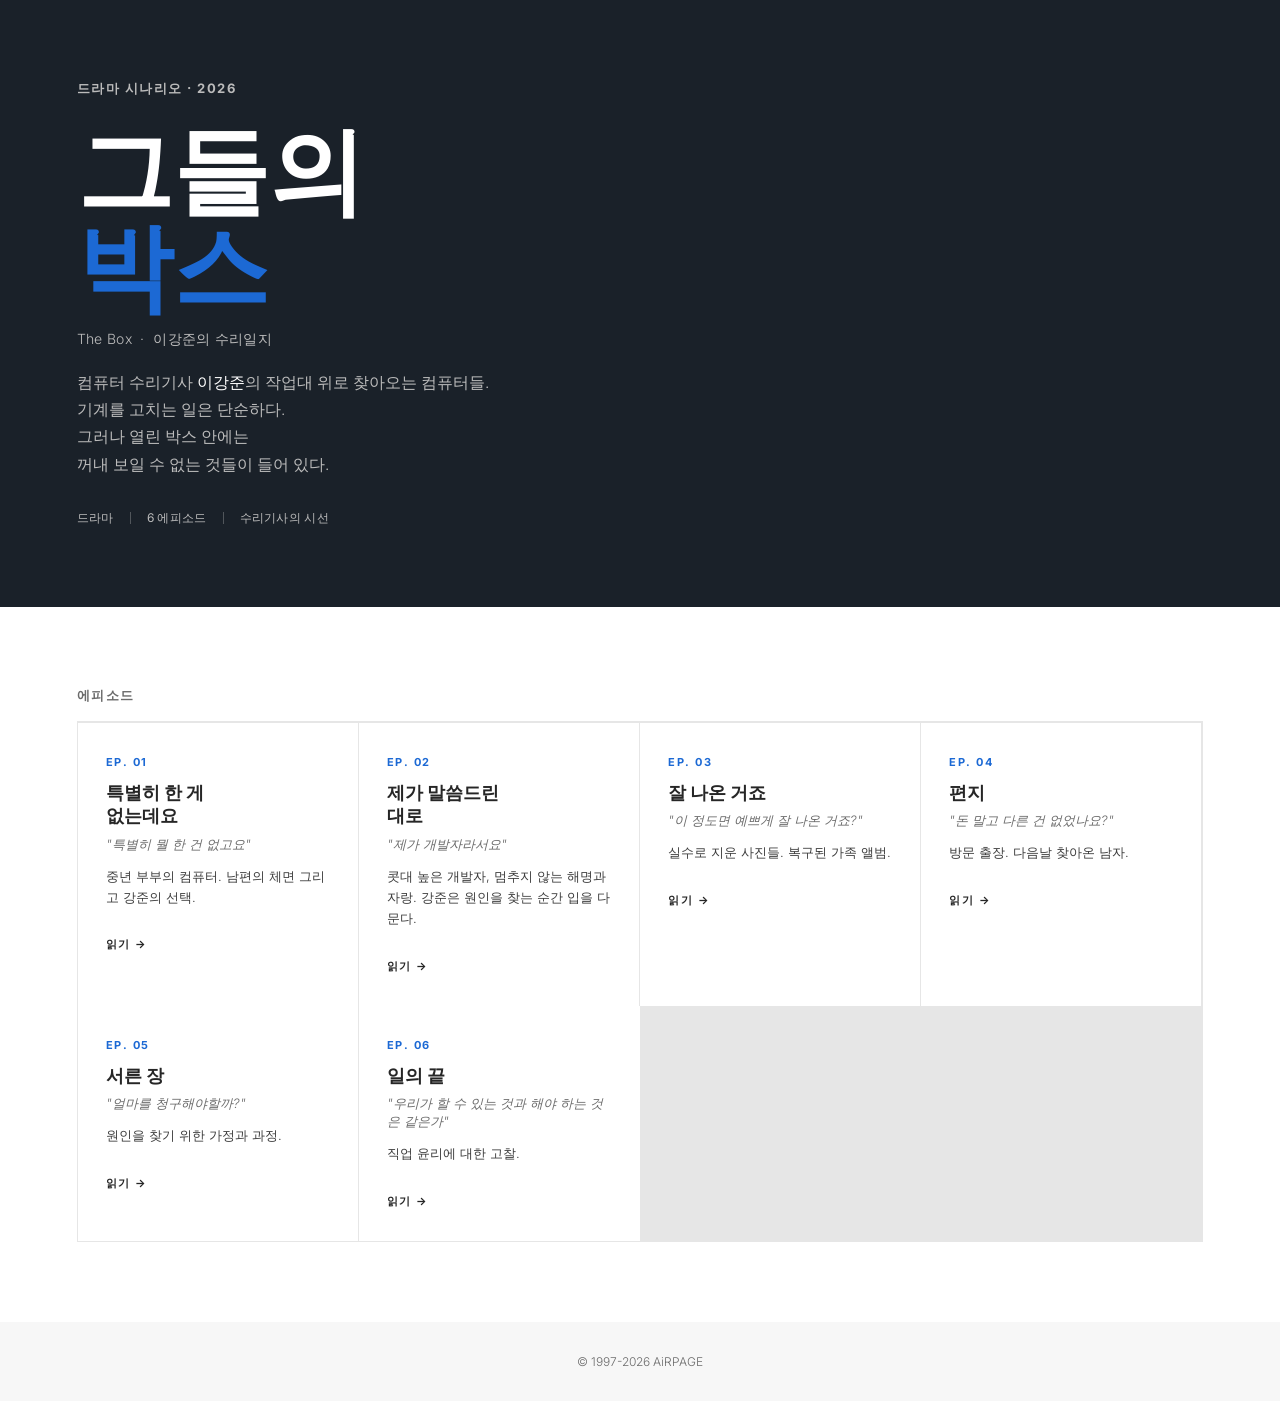
<file: index.html>
<!DOCTYPE html>
<html lang="ko">
<head>
  <!-- Global site tag (gtag.js) - Google Analytics -->
  <script async src="https://www.googletagmanager.com/gtag/js?id=G-VN0SHYYDW1"></script>
  <script>
    window.dataLayer = window.dataLayer || [];
    function gtag(){dataLayer.push(arguments);}
    gtag('js', new Date());

    gtag('config', 'G-VN0SHYYDW1');
  </script>
<meta charset="UTF-8">
<meta name="viewport" content="width=device-width, initial-scale=1.0">
<title>그들의 박스</title>
<meta name="description" content="박스 안에는 꺼내 보일 수 없는 것들이 들어 있다.">
<meta name="keywords" content="그들의 박스, 드라마 시나리오, 이강준, 수리기사">
<meta name="author" content="그들의 박스">
<meta name="robots" content="index, follow">
<meta name="theme-color" content="#1c69d4">
<link rel="canonical" href="index.html">

<!-- ── Open Graph ── -->
<meta property="og:type" content="video.episode">
<meta property="og:site_name" content="그들의 박스">
<meta property="og:title" content="그들의 박스 (The Box)">
<meta property="og:description" content="이강준의 수리 일지.">
<meta property="og:image" content="og-image.png">
<meta property="og:image:width" content="1200">
<meta property="og:image:height" content="630">
<meta property="og:image:alt" content="그들의 박스 — 드라마 시나리오">
<meta property="og:locale" content="ko_KR">
<meta property="og:url" content="https://airpage.org/book/thebox/index.html">

<!-- ── Twitter Card ── -->
<meta name="twitter:card" content="summary_large_image">
<meta name="twitter:title" content="그들의 박스 (The Box)">
<meta name="twitter:description" content="이강준의 수리 일지.">
<meta name="twitter:image" content="og-image.png">

<!-- ── Favicon ── -->
<link rel="icon" type="image/png" href="favicon-96x96.png" sizes="96x96" />
<link rel="icon" type="image/svg+xml" href="favicon.svg" />
<link rel="shortcut icon" href="favicon.ico" />
<link rel="apple-touch-icon" sizes="180x180" href="apple-touch-icon.png" />
<meta name="apple-mobile-web-app-title" content="thebox" />
<link rel="manifest" href="site.webmanifest" />

<link rel="stylesheet" href="index_style.css">
</head>
<body>

<!-- ── Hero Band ── -->
<header class="hero">
  <div class="hero-inner">
    <div class="series-label">드라마 시나리오 · 2026</div>
    <h1 class="main-title">그들의<br><span class="accent">박스</span></h1>
    <p class="subtitle">The Box &nbsp;·&nbsp; 이강준의 수리일지</p>
    <p class="description">
      컴퓨터 수리기사 <em>이강준</em>의 작업대 위로 찾아오는 컴퓨터들.<br>
      기계를 고치는 일은 단순하다.<br>
      그러나 열린 박스 안에는<br>
      꺼내 보일 수 없는 것들이 들어 있다.
    </p>
    <div class="meta">
      <span class="meta-item">드라마</span>
      <div class="meta-sep"></div>
      <span class="meta-item">6 에피소드</span>
      <div class="meta-sep"></div>
      <span class="meta-item">수리기사의 시선</span>
    </div>
  </div>
</header>

<!-- ── Episodes Section ── -->
<section class="episodes-section">
  <div class="episodes-inner">
    <div class="episodes-label">에피소드</div>
    <div class="episodes-grid">

      <a class="ep-card" href="EP_01.html" target="_self">
        <div class="ep-num">EP. 01</div>
        <div class="ep-title">특별히 한 게<br>없는데요</div>
        <div class="ep-subtitle">"특별히 뭘 한 건 없고요"</div>
        <p class="ep-desc">중년 부부의 컴퓨터. 남편의 체면 그리고 강준의 선택.</p>
        <span class="ep-arrow">읽기 →</span>
      </a>

      <a class="ep-card" href="EP_02.html" target="_self">
        <div class="ep-num">EP. 02</div>
        <div class="ep-title">제가 말씀드린<br>대로</div>
        <div class="ep-subtitle">"제가 개발자라서요"</div>
        <p class="ep-desc">콧대 높은 개발자, 멈추지 않는 해명과 자랑. 강준은 원인을 찾는 순간 입을 다문다.</p>
        <span class="ep-arrow">읽기 →</span>
      </a>

      <a class="ep-card" href="EP_03.html" target="_self">
        <div class="ep-num">EP. 03</div>
        <div class="ep-title">잘 나온 거죠</div>
        <div class="ep-subtitle">"이 정도면 예쁘게 잘 나온 거죠?"</div>
        <p class="ep-desc">실수로 지운 사진들. 복구된 가족 앨범.</p>
        <span class="ep-arrow">읽기 →</span>
      </a>

      <a class="ep-card" href="EP_04.html" target="_self">
        <div class="ep-num">EP. 04</div>
        <div class="ep-title">편지</div>
        <div class="ep-subtitle">"돈 말고 다른 건 없었나요?"</div>
        <p class="ep-desc">방문 출장. 다음날 찾아온 남자.</p>
        <span class="ep-arrow">읽기 →</span>
      </a>

      <a class="ep-card" href="EP_05.html" target="_self">
        <div class="ep-num">EP. 05</div>
        <div class="ep-title">서른 장</div>
        <div class="ep-subtitle">"얼마를 청구해야할까?"</div>
        <p class="ep-desc">원인을 찾기 위한 가정과 과정.</p>
        <span class="ep-arrow">읽기 →</span>
      </a>

      <a class="ep-card" href="EP_06.html" target="_self">
        <div class="ep-num">EP. 06</div>
        <div class="ep-title">일의 끝</div>
        <div class="ep-subtitle">"우리가 할 수 있는 것과 해야 하는 것은 같은가"</div>
        <p class="ep-desc">직업 윤리에 대한 고찰.</p>
        <span class="ep-arrow">읽기 →</span>
      </a>

    </div>
  </div>
</section>

<p class="site-copyright">© 1997-2026 <a href="https://airpage.org" target="_blank">AiRPAGE</a></p>

</body>
</html>
</file>
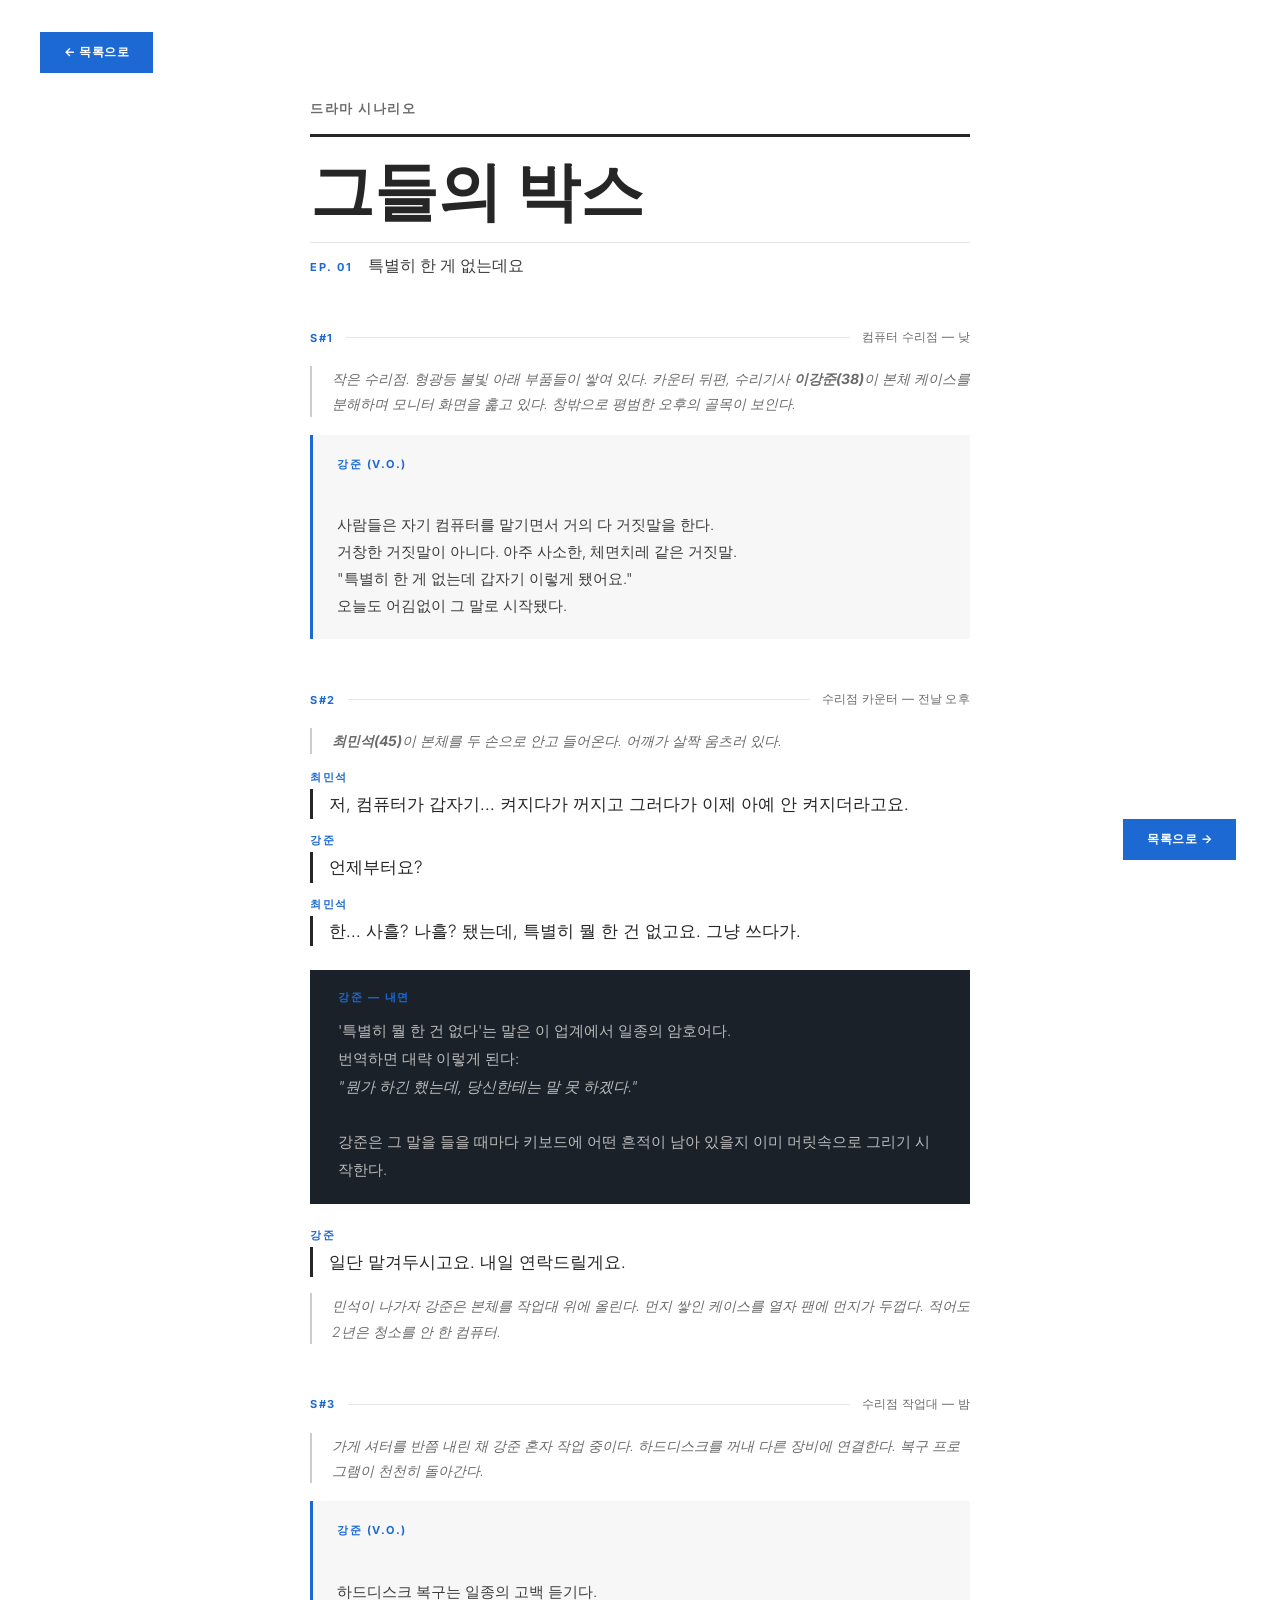
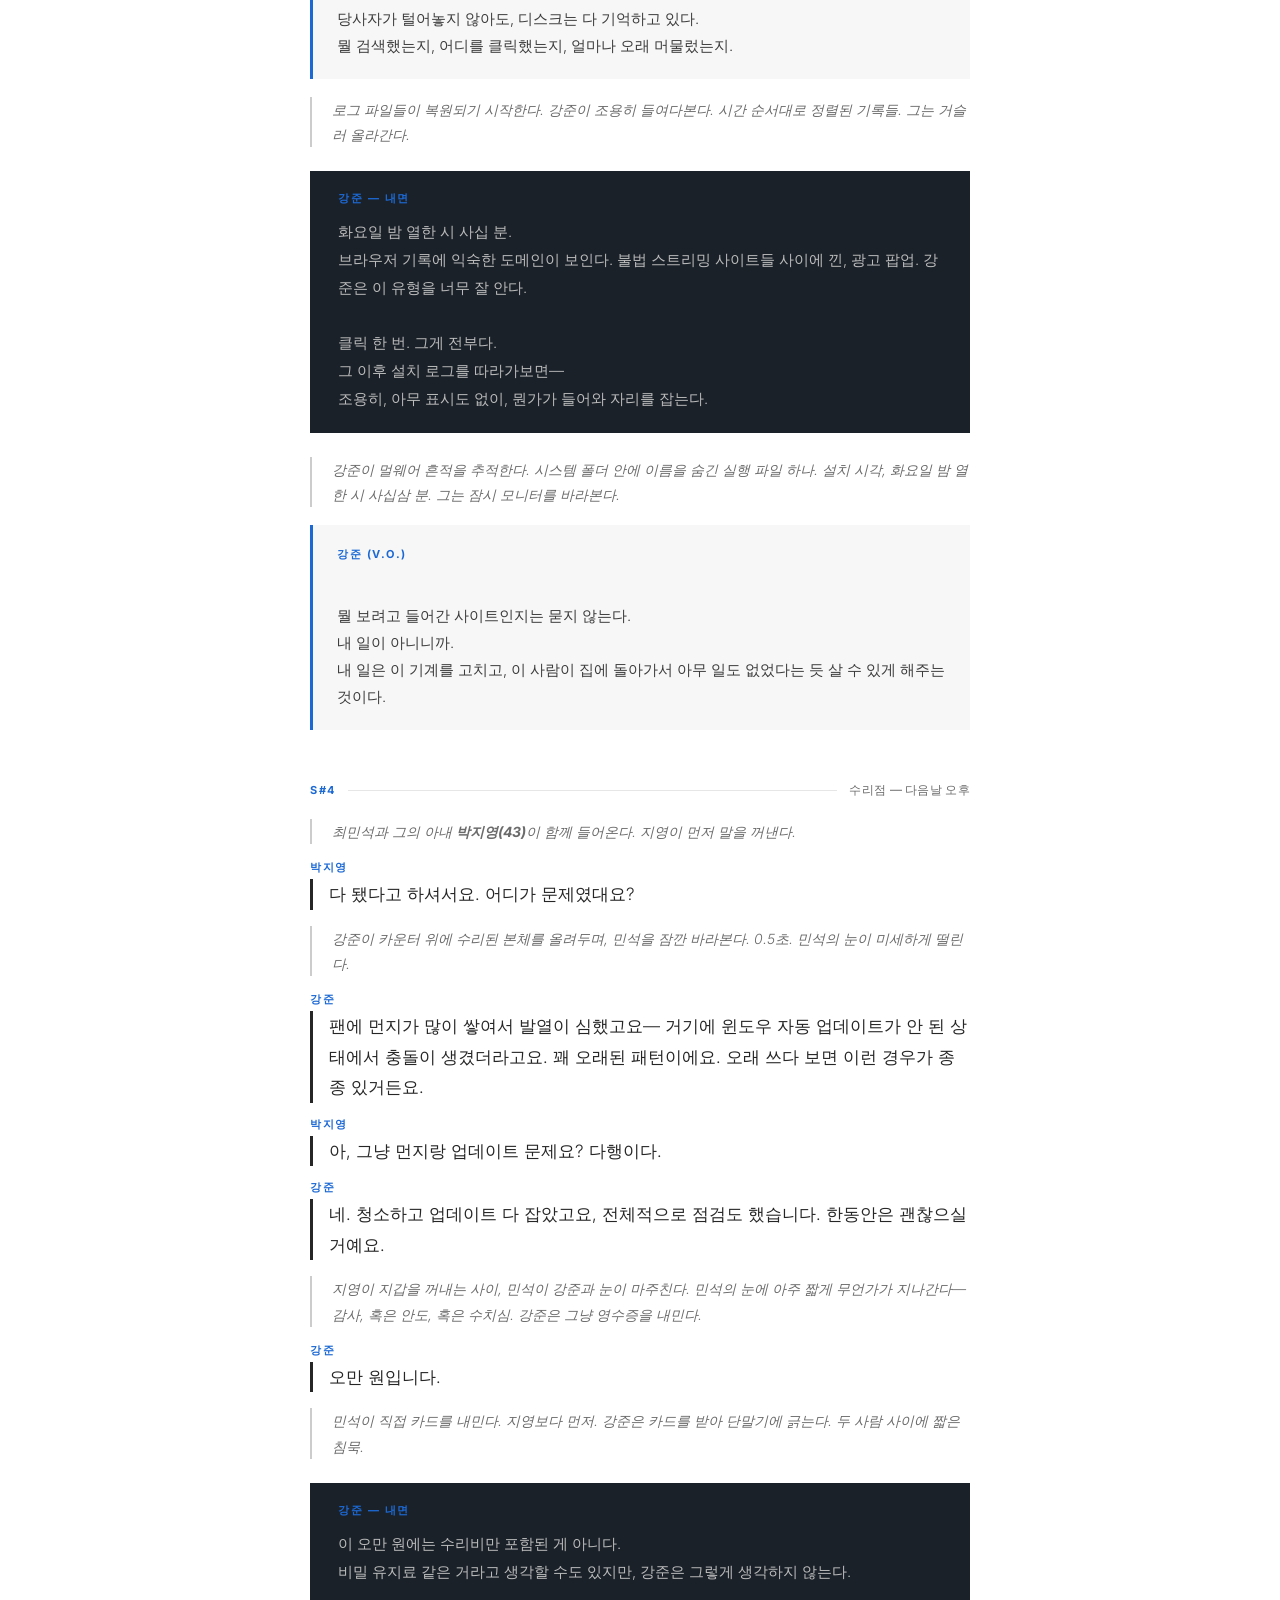
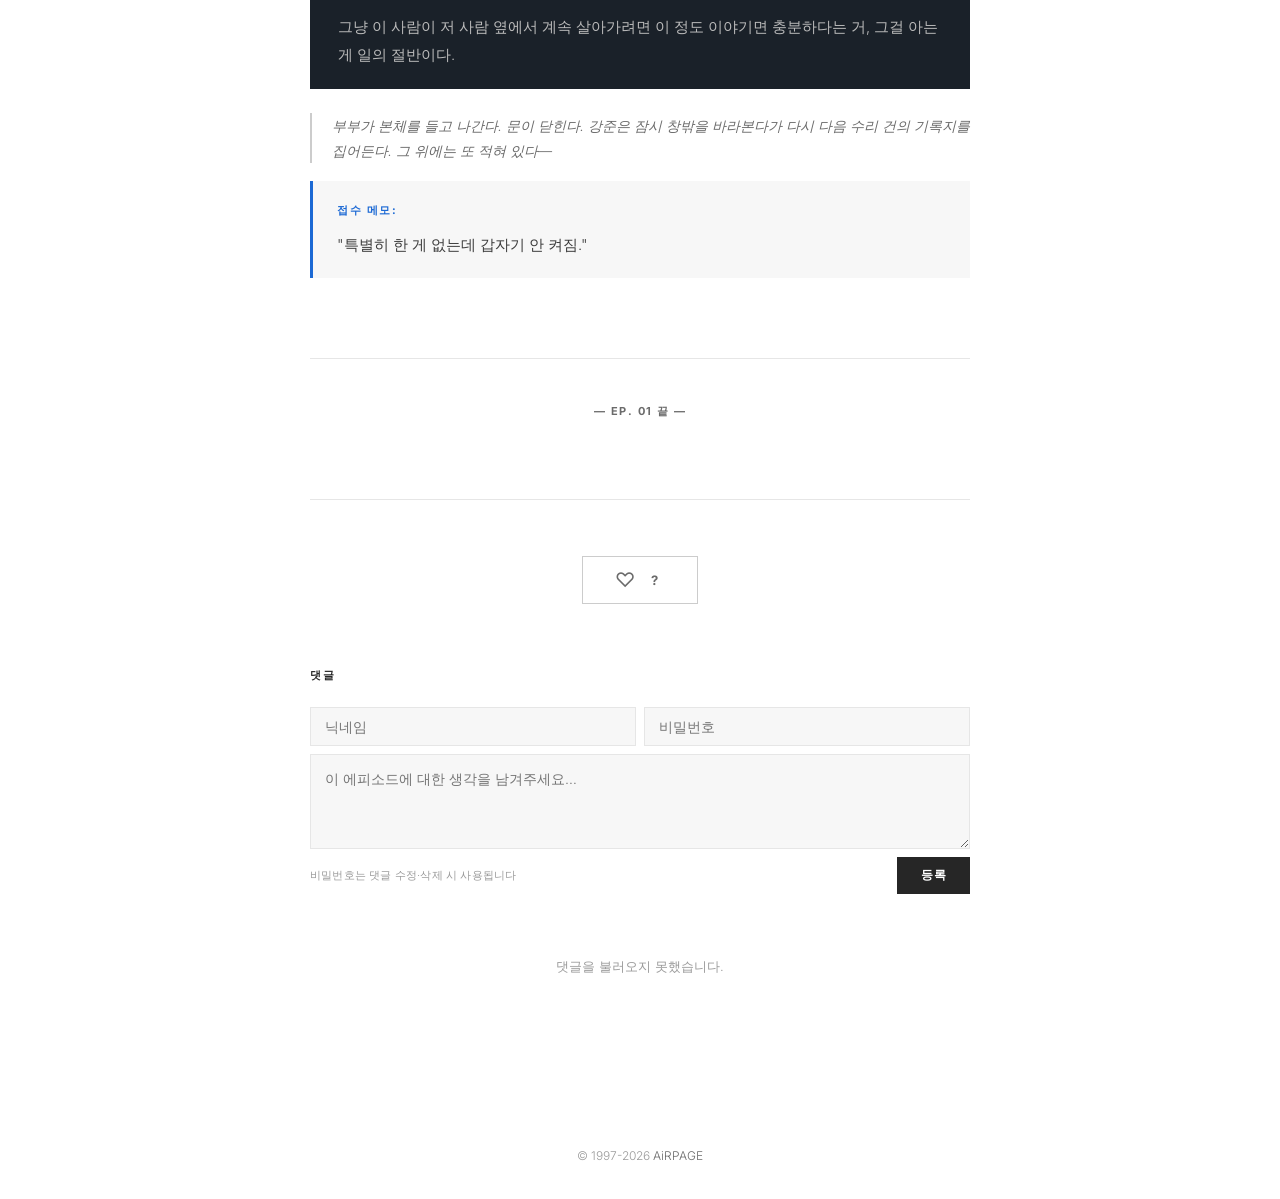
<file: EP_01.html>
<!DOCTYPE html>
<html lang="ko">
<head>
  <!-- Global site tag (gtag.js) - Google Analytics -->
  <script async src="https://www.googletagmanager.com/gtag/js?id=G-VN0SHYYDW1"></script>
  <script>
    window.dataLayer = window.dataLayer || [];
    function gtag(){dataLayer.push(arguments);}
    gtag('js', new Date());

    gtag('config', 'G-VN0SHYYDW1');
  </script>
<meta charset="UTF-8">
<meta name="viewport" content="width=device-width, initial-scale=1.0">
<title>그들의 박스 — EP.01</title>
<meta name="description" content="박스 안에는 꺼내 보일 수 없는 것들이 들어 있다.">
<meta name="keywords" content="그들의 박스, 드라마 시나리오, 이강준, 수리기사">
<meta name="author" content="그들의 박스">
<meta name="robots" content="index, follow">
<meta name="theme-color" content="#1c69d4">
<link rel="canonical" href="EP_01.html">

<!-- ── Open Graph ── -->
<meta property="og:type" content="video.episode">
<meta property="og:site_name" content="그들의 박스">
<meta property="og:title" content="그들의 박스 EP.01 — 특별히 한 게 없는데요">
<meta property="og:description" content="중년 부부의 컴퓨터. 남편의 체면 그리고 강준의 선택.">
<meta property="og:image" content="og-image.png">
<meta property="og:image:width" content="1200">
<meta property="og:image:height" content="630">
<meta property="og:image:alt" content="그들의 박스 — 드라마 시나리오">
<meta property="og:locale" content="ko_KR">
<meta property="og:url" content="https://airpage.org/book/thebox/EP_01.html">

<!-- ── Twitter Card ── -->
<meta name="twitter:card" content="summary_large_image">
<meta name="twitter:title" content="그들의 박스 EP.01 — 특별히 한 게 없는데요">
<meta name="twitter:description" content="중년 부부의 컴퓨터. 남편의 체면 그리고 강준의 선택.">
<meta name="twitter:image" content="og-image.png">

<!-- ── Favicon ── -->
<link rel="icon" type="image/png" href="favicon-96x96.png" sizes="96x96" />
<link rel="icon" type="image/svg+xml" href="favicon.svg" />
<link rel="shortcut icon" href="favicon.ico" />
<link rel="apple-touch-icon" sizes="180x180" href="apple-touch-icon.png" />
<meta name="apple-mobile-web-app-title" content="thebox" />
<link rel="manifest" href="site.webmanifest" />

<link rel="stylesheet" href="style.css">
</head>
<body>
<a class="back-top" href="index.html">← 목록으로</a>
<div class="page">

  <div class="series-label">드라마 시나리오</div>

  <div class="title-block">
    <h1>그들의 박스</h1>
  </div>

  <div class="ep-line">
    <span class="ep-number">EP. 01</span>
    <span class="ep-title">특별히 한 게 없는데요</span>
  </div>

  <!-- SCENE 1 -->
  <div class="scene-head s1">
    <span class="scene-num">S#1</span>
    <div class="scene-line"></div>
    <span class="scene-loc">컴퓨터 수리점 — 낮</span>
  </div>

  <p class="direction s2">
    작은 수리점. 형광등 불빛 아래 부품들이 쌓여 있다. 
    카운터 뒤편, 수리기사 <strong>이강준(38)</strong>이 
    본체 케이스를 분해하며 모니터 화면을 훑고 있다.
    창밖으로 평범한 오후의 골목이 보인다.
  </p>

  <div class="narration s3">
    <em>강준 (V.O.)</em><br>
    사람들은 자기 컴퓨터를 맡기면서 거의 다 거짓말을 한다.<br>
    거창한 거짓말이 아니다. 아주 사소한, 체면치레 같은 거짓말.<br>
    "특별히 한 게 없는데 갑자기 이렇게 됐어요."<br>
    오늘도 어김없이 그 말로 시작됐다.
  </div>

  <!-- SCENE 2 -->
  <div class="scene-head s4">
    <span class="scene-num">S#2</span>
    <div class="scene-line"></div>
    <span class="scene-loc">수리점 카운터 — 전날 오후</span>
  </div>

  <p class="direction s5">
    <strong>최민석(45)</strong>이 본체를 두 손으로 안고 들어온다.
    어깨가 살짝 움츠러 있다.
  </p>

  <div class="dialogue-block s6">
    <div class="speaker">최민석</div>
    <div class="line">저, 컴퓨터가 갑자기... 켜지다가 꺼지고 그러다가 이제 아예 안 켜지더라고요.</div>
  </div>

  <div class="dialogue-block s7">
    <div class="speaker">강준</div>
    <div class="line">언제부터요?</div>
  </div>

  <div class="dialogue-block s8">
    <div class="speaker">최민석</div>
    <div class="line">한... 사흘? 나흘? 됐는데, 특별히 뭘 한 건 없고요. 그냥 쓰다가.</div>
  </div>

  <div class="thought s9">
    <div class="thought-label">강준 — 내면</div>
    <p>
      '특별히 뭘 한 건 없다'는 말은 이 업계에서 일종의 암호어다.<br>
      번역하면 대략 이렇게 된다:<br>
      <em>"뭔가 하긴 했는데, 당신한테는 말 못 하겠다."</em><br><br>
      강준은 그 말을 들을 때마다 키보드에 어떤 흔적이 남아 있을지
      이미 머릿속으로 그리기 시작한다.
    </p>
  </div>

  <div class="dialogue-block s10">
    <div class="speaker">강준</div>
    <div class="line">일단 맡겨두시고요. 내일 연락드릴게요.</div>
  </div>

  <p class="direction s11">
    민석이 나가자 강준은 본체를 작업대 위에 올린다.
    먼지 쌓인 케이스를 열자 팬에 먼지가 두껍다. 
    적어도 2년은 청소를 안 한 컴퓨터.
  </p>

  <!-- SCENE 3 -->
  <div class="scene-head s12">
    <span class="scene-num">S#3</span>
    <div class="scene-line"></div>
    <span class="scene-loc">수리점 작업대 — 밤</span>
  </div>

  <p class="direction s13">
    가게 셔터를 반쯤 내린 채 강준 혼자 작업 중이다.
    하드디스크를 꺼내 다른 장비에 연결한다.
    복구 프로그램이 천천히 돌아간다.
  </p>

  <div class="narration s14">
    <em>강준 (V.O.)</em><br>
    하드디스크 복구는 일종의 고백 듣기다.<br>
    당사자가 털어놓지 않아도, 디스크는 다 기억하고 있다.<br>
    뭘 검색했는지, 어디를 클릭했는지, 얼마나 오래 머물렀는지.
  </div>

  <p class="direction s15">
    로그 파일들이 복원되기 시작한다. 강준이 조용히 들여다본다.
    시간 순서대로 정렬된 기록들. 그는 거슬러 올라간다.
  </p>

  <div class="thought s16">
    <div class="thought-label">강준 — 내면</div>
    <p>
      화요일 밤 열한 시 사십 분.<br>
      브라우저 기록에 익숙한 도메인이 보인다.
      불법 스트리밍 사이트들 사이에 낀, 광고 팝업.
      강준은 이 유형을 너무 잘 안다.<br><br>
      클릭 한 번. 그게 전부다.<br>
      그 이후 설치 로그를 따라가보면—<br>
      조용히, 아무 표시도 없이, 
      뭔가가 들어와 자리를 잡는다.
    </p>
  </div>

  <p class="direction s17">
    강준이 멀웨어 흔적을 추적한다. 시스템 폴더 안에
    이름을 숨긴 실행 파일 하나. 설치 시각, 화요일 밤 열한 시 사십삼 분.
    그는 잠시 모니터를 바라본다.
  </p>

  <div class="narration s18">
    <em>강준 (V.O.)</em><br>
    뭘 보려고 들어간 사이트인지는 묻지 않는다.<br>
    내 일이 아니니까.<br>
    내 일은 이 기계를 고치고, 
    이 사람이 집에 돌아가서 아무 일도 없었다는 듯 살 수 있게 해주는 것이다.
  </div>

  <!-- SCENE 4 -->
  <div class="scene-head s19">
    <span class="scene-num">S#4</span>
    <div class="scene-line"></div>
    <span class="scene-loc">수리점 — 다음날 오후</span>
  </div>

  <p class="direction s20">
    최민석과 그의 아내 <strong>박지영(43)</strong>이 함께 들어온다.
    지영이 먼저 말을 꺼낸다.
  </p>

  <div class="dialogue-block s21">
    <div class="speaker">박지영</div>
    <div class="line">다 됐다고 하셔서요. 어디가 문제였대요?</div>
  </div>

  <p class="direction s22">
    강준이 카운터 위에 수리된 본체를 올려두며,
    민석을 잠깐 바라본다. 0.5초.
    민석의 눈이 미세하게 떨린다.
  </p>

  <div class="dialogue-block s23">
    <div class="speaker">강준</div>
    <div class="line">팬에 먼지가 많이 쌓여서 발열이 심했고요— 거기에 윈도우 자동 업데이트가 안 된 상태에서 충돌이 생겼더라고요. 꽤 오래된 패턴이에요. 오래 쓰다 보면 이런 경우가 종종 있거든요.</div>
  </div>

  <div class="dialogue-block s24">
    <div class="speaker">박지영</div>
    <div class="line">아, 그냥 먼지랑 업데이트 문제요? 다행이다.</div>
  </div>

  <div class="dialogue-block s25">
    <div class="speaker">강준</div>
    <div class="line">네. 청소하고 업데이트 다 잡았고요, 전체적으로 점검도 했습니다. 한동안은 괜찮으실 거예요.</div>
  </div>

  <p class="direction s26">
    지영이 지갑을 꺼내는 사이, 민석이 강준과 눈이 마주친다.
    민석의 눈에 아주 짧게 무언가가 지나간다— 감사, 혹은 안도, 혹은 수치심.
    강준은 그냥 영수증을 내민다.
  </p>

  <div class="dialogue-block s27">
    <div class="speaker">강준</div>
    <div class="line">오만 원입니다.</div>
  </div>

  <p class="direction s28">
    민석이 직접 카드를 내민다. 지영보다 먼저.
    강준은 카드를 받아 단말기에 긁는다.
    두 사람 사이에 짧은 침묵.
  </p>

  <div class="thought s29">
    <div class="thought-label">강준 — 내면</div>
    <p>
      이 오만 원에는 수리비만 포함된 게 아니다.<br>
      비밀 유지료 같은 거라고 생각할 수도 있지만,
      강준은 그렇게 생각하지 않는다.<br><br>
      그냥 이 사람이 저 사람 옆에서 계속 살아가려면
      이 정도 이야기면 충분하다는 거,
      그걸 아는 게 일의 절반이다.
    </p>
  </div>

  <p class="direction s30">
    부부가 본체를 들고 나간다. 문이 닫힌다.
    강준은 잠시 창밖을 바라본다가 다시 다음 수리 건의 기록지를 집어든다.
    그 위에는 또 적혀 있다—
  </p>

  <div class="narration" style="opacity:0; animation: fadeUp 0.6s ease 4.0s forwards;">
    <em>접수 메모:</em>
    "특별히 한 게 없는데 갑자기 안 켜짐."
  </div>

  <div class="end-mark" style="animation-delay: 4.2s;">
    <span>— EP. 01 끝 —</span>
  </div>

  <!-- ── 좋아요 · 댓글 ── -->
  <div class="interact-section" data-ep="01">
    <div class="like-row">
      <button class="like-btn" id="likeBtn" type="button" aria-label="좋아요">
        <span class="like-heart">♡</span>
        <span class="like-count">—</span>
      </button>
    </div>
    <section class="comment-area" aria-label="댓글">
      <div class="comment-heading">
        <span class="comment-label">댓글</span>
        <span class="comment-total" id="commentTotal"></span>
      </div>
      <form class="comment-form" id="commentForm" novalidate>
        <div class="comment-meta">
          <input class="ci-field" type="text" id="cmtNick" placeholder="닉네임" maxlength="20" autocomplete="off">
          <input class="ci-field" type="password" id="cmtPw" placeholder="비밀번호" maxlength="30" autocomplete="new-password">
        </div>
        <textarea class="ci-text" id="cmtContent" placeholder="이 에피소드에 대한 생각을 남겨주세요…" rows="3" maxlength="500"></textarea>
        <div class="comment-form-footer">
          <span class="ci-hint">비밀번호는 댓글 수정·삭제 시 사용됩니다</span>
          <button class="comment-submit" type="submit">등록</button>
        </div>
      </form>
      <div class="comment-list" id="commentList"></div>
    </section>
  </div>

</div>
<script src="https://code.jquery.com/jquery-3.7.1.min.js"></script>
<script src="thebox.js"></script>
<a class="back-bottom" href="index.html">목록으로 →</a>
<p class="site-copyright">© 1997-2026 <a href="https://airpage.org" target="_blank">AiRPAGE</a></p>
</body>
</html>
</file>
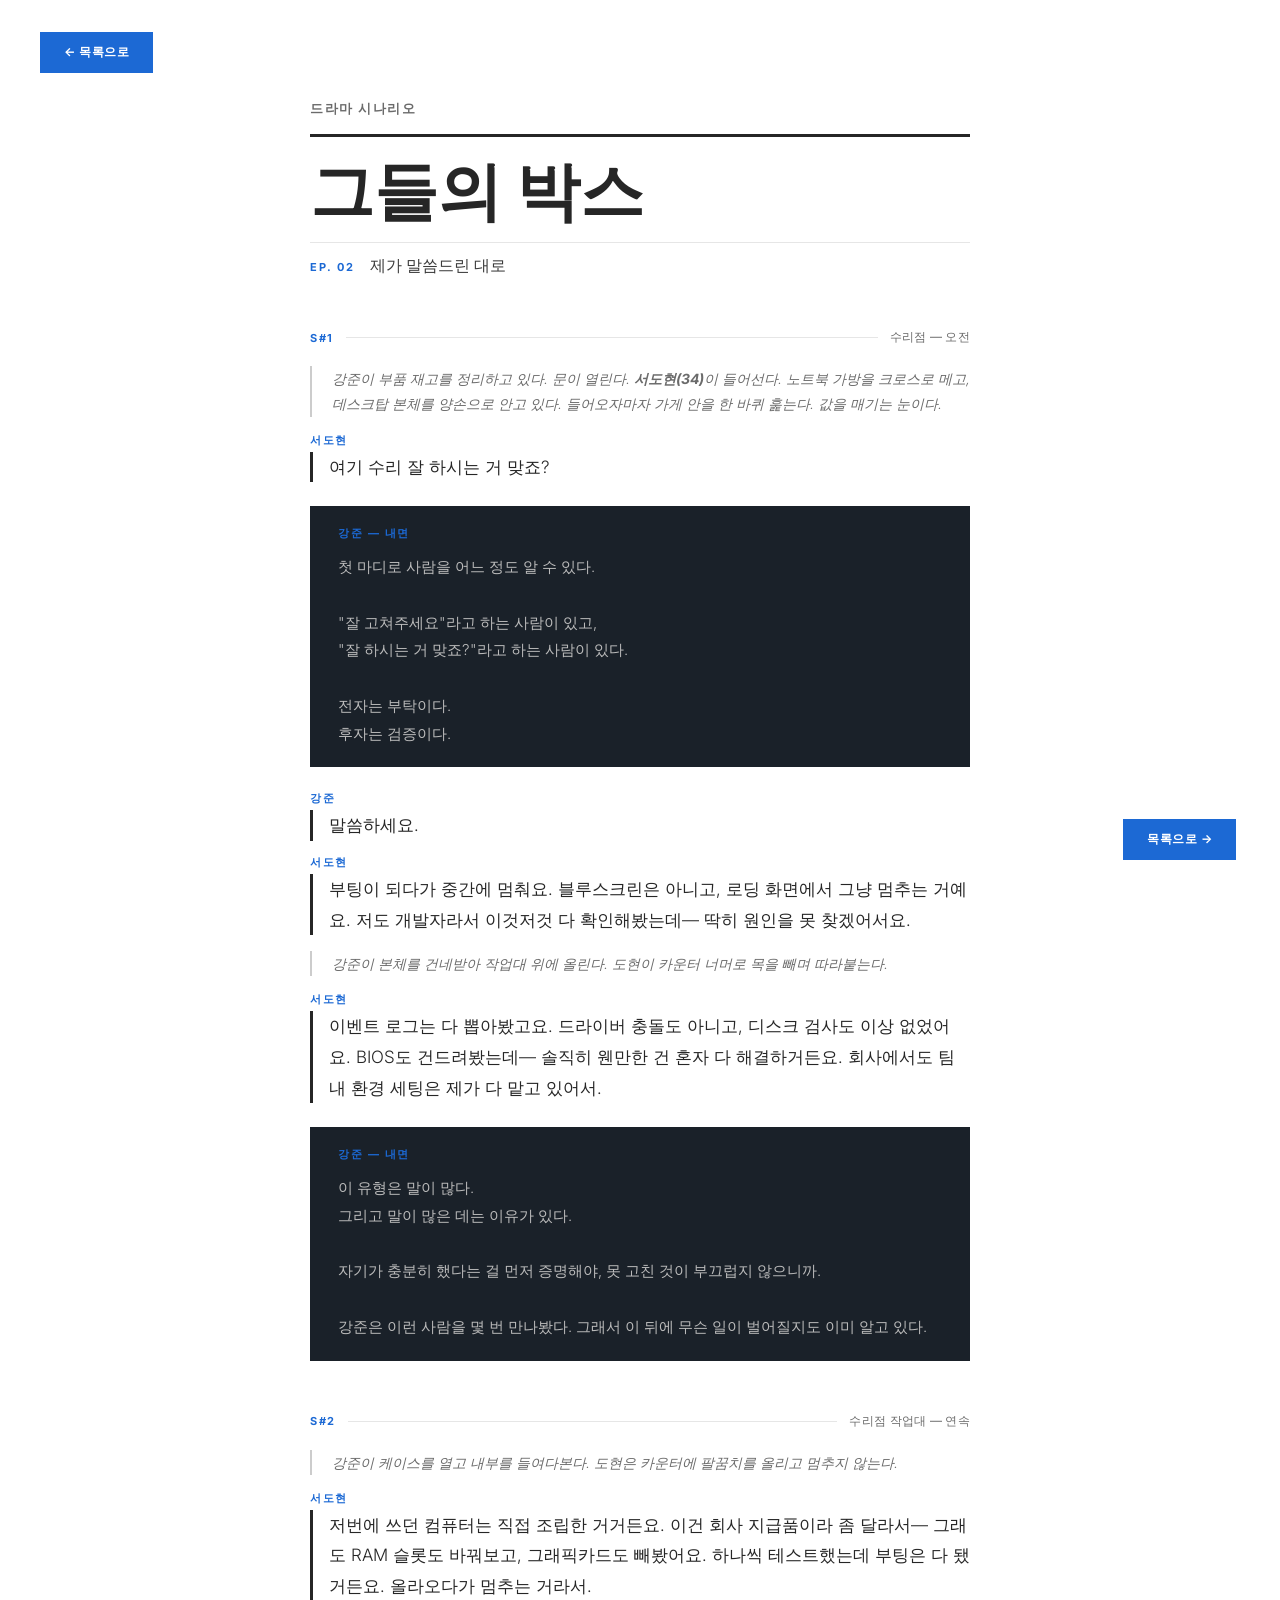
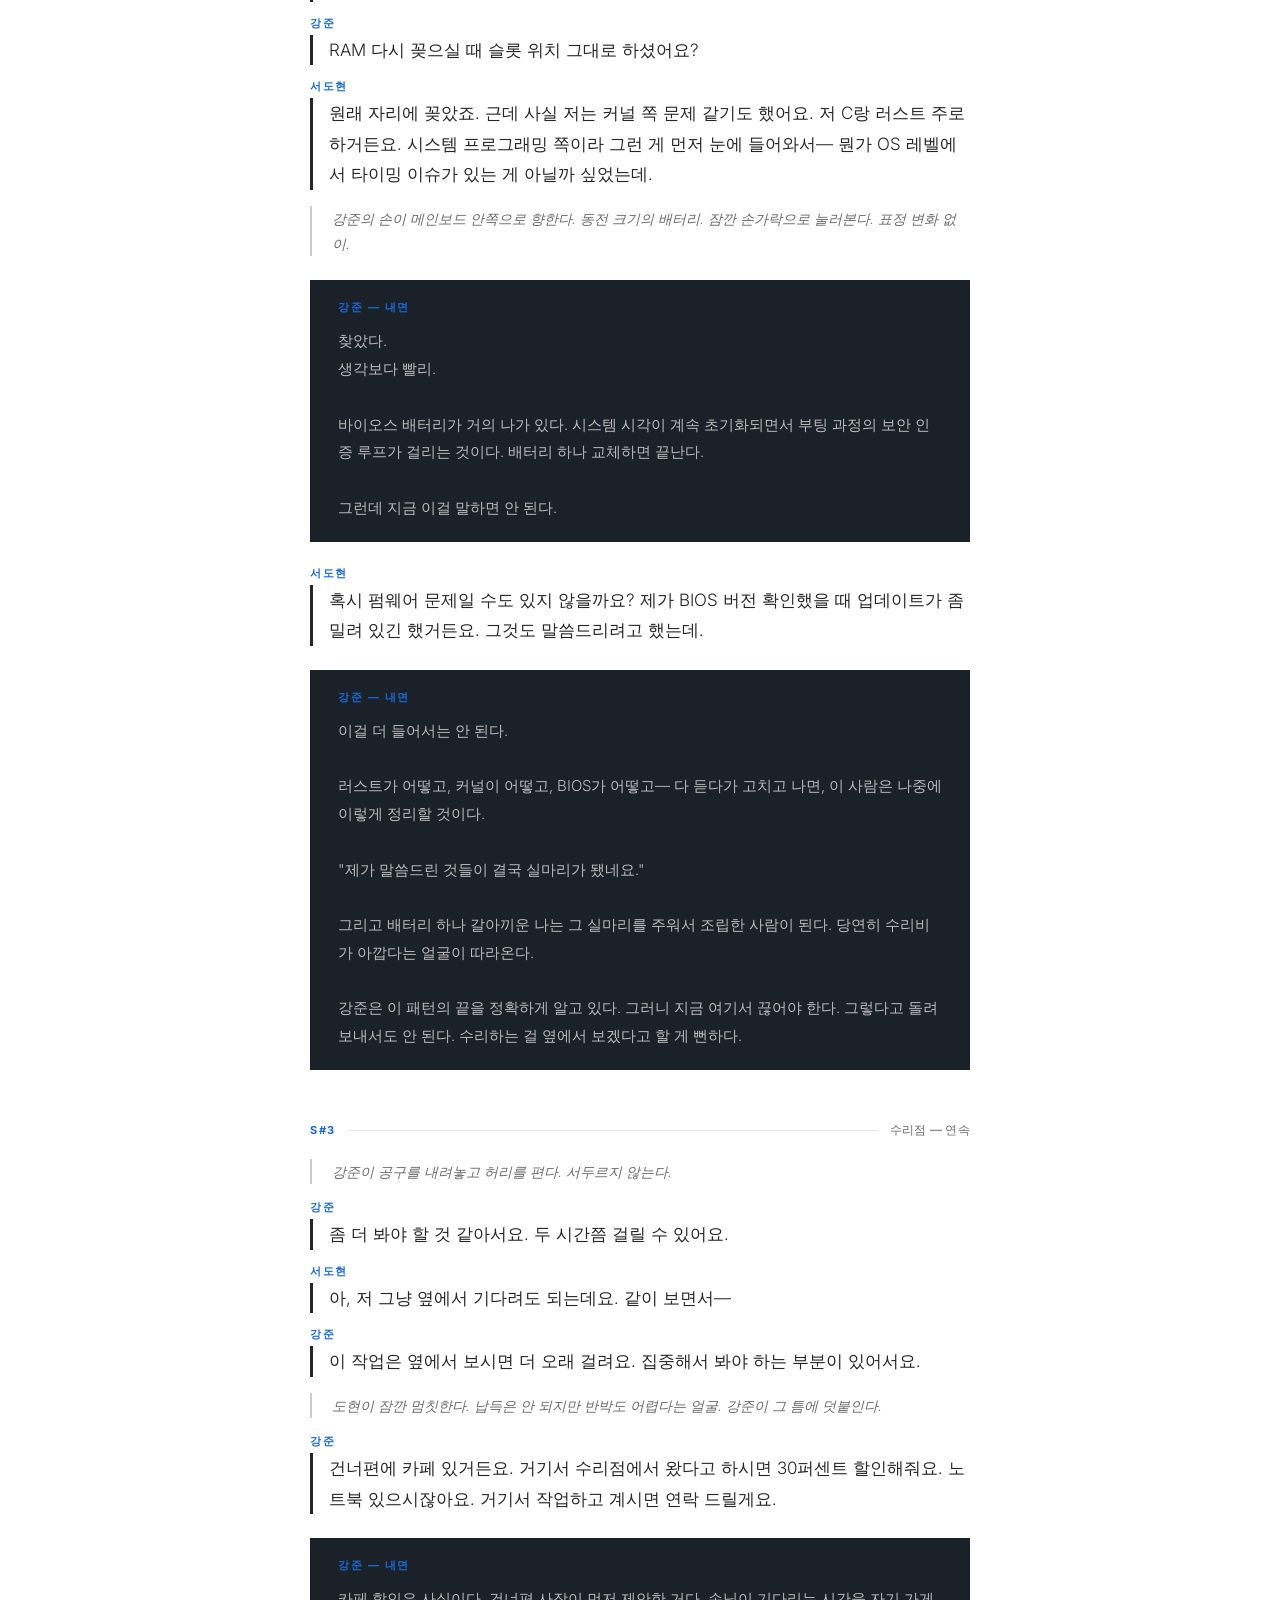
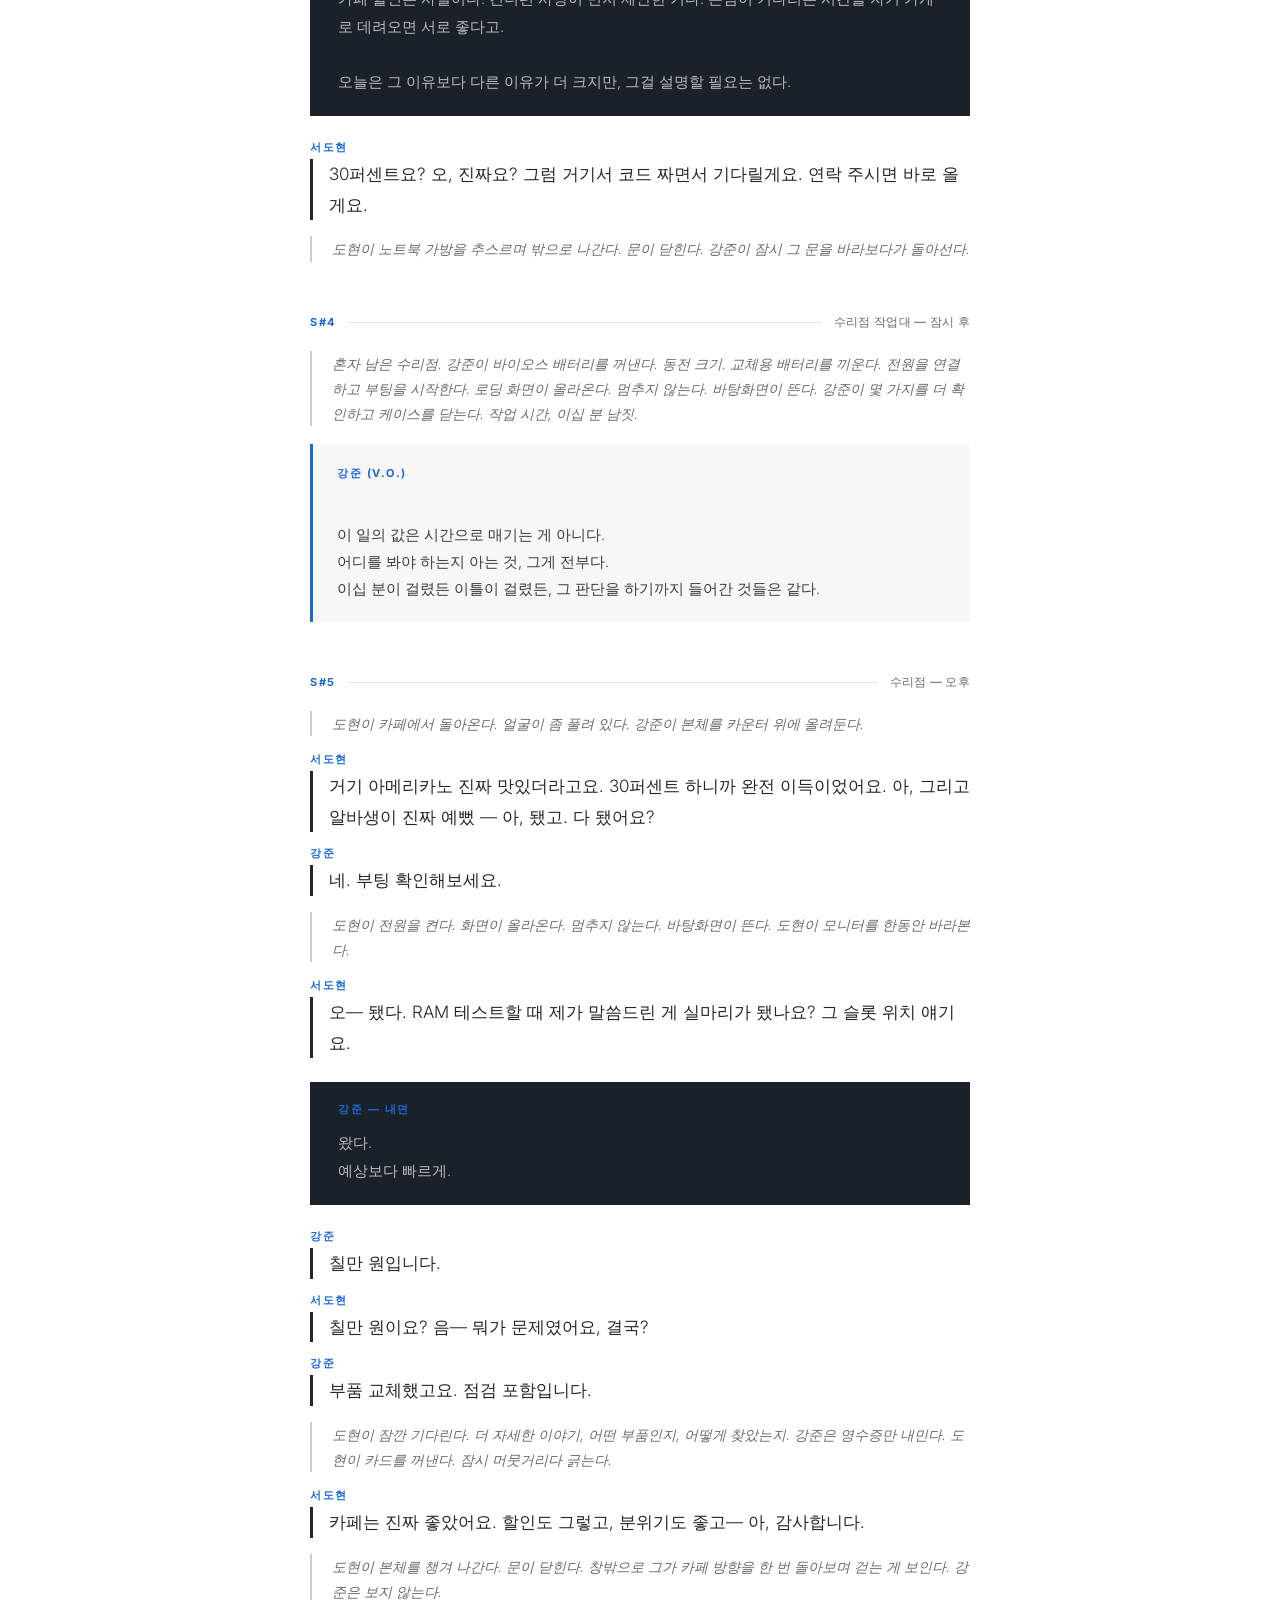
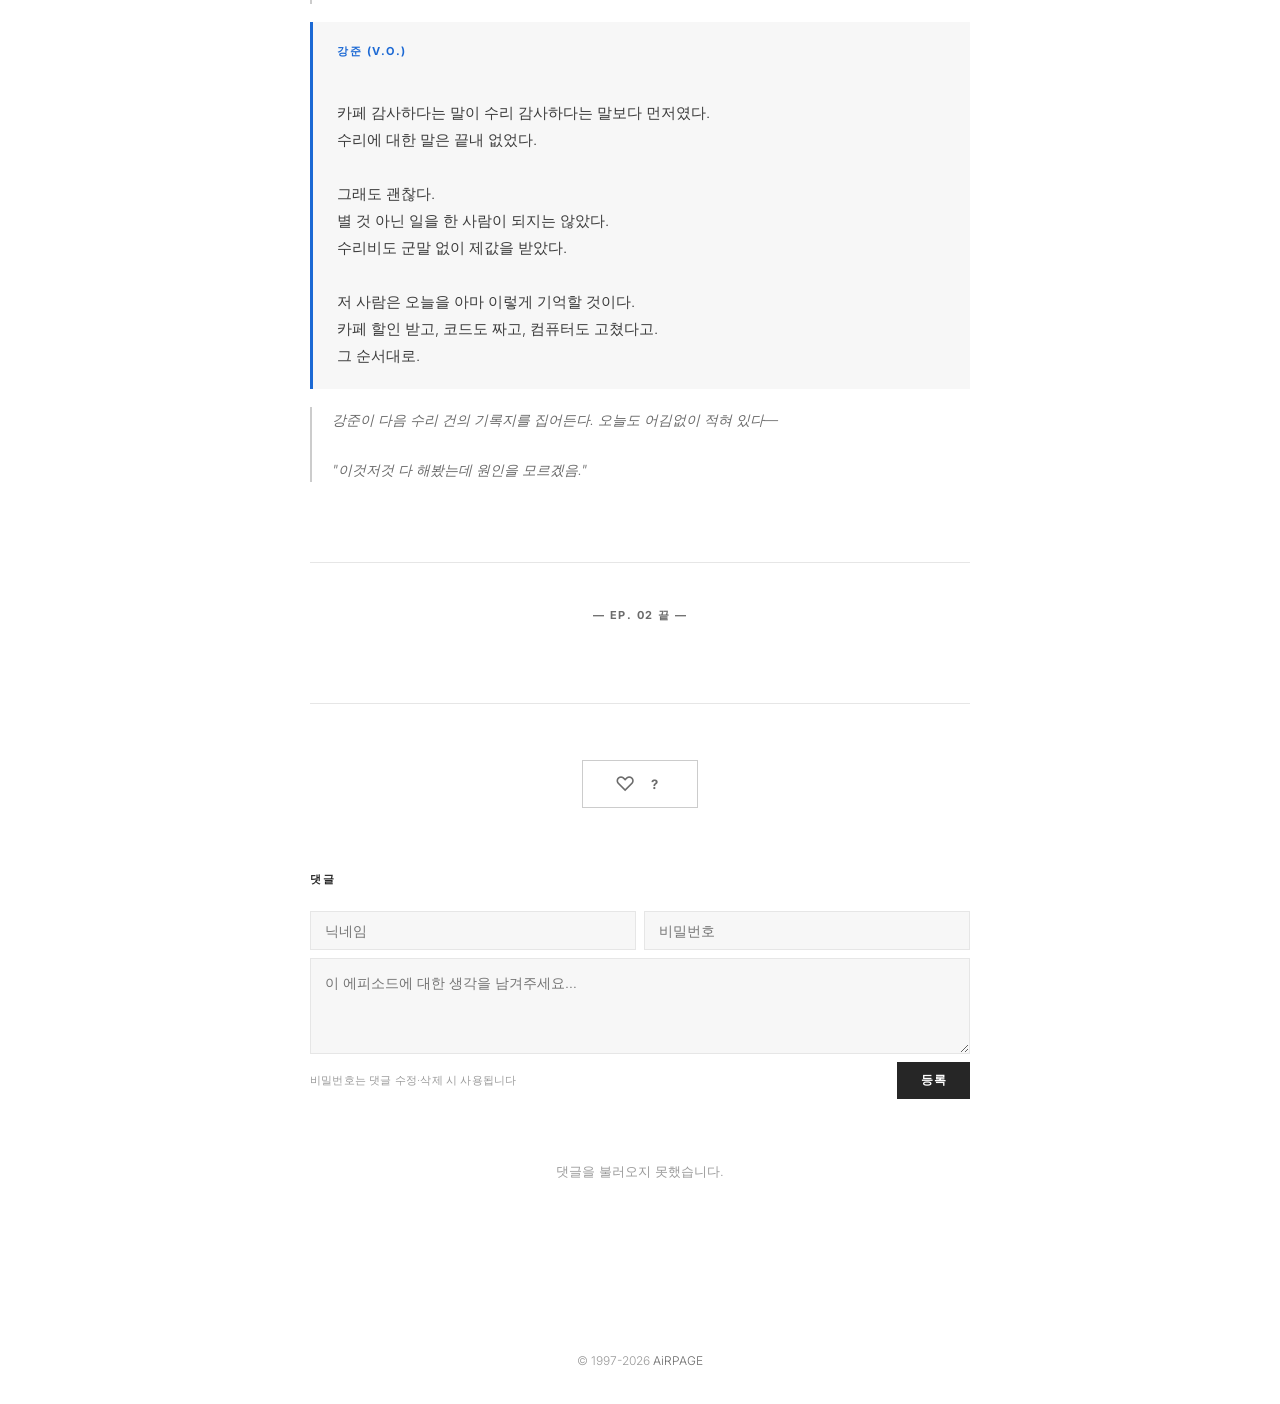
<file: EP_02.html>
<!DOCTYPE html>
<html lang="ko">
<head>
  <!-- Global site tag (gtag.js) - Google Analytics -->
  <script async src="https://www.googletagmanager.com/gtag/js?id=G-VN0SHYYDW1"></script>
  <script>
    window.dataLayer = window.dataLayer || [];
    function gtag(){dataLayer.push(arguments);}
    gtag('js', new Date());

    gtag('config', 'G-VN0SHYYDW1');
  </script>
<meta charset="UTF-8">
<meta name="viewport" content="width=device-width, initial-scale=1.0">
<title>그들의 박스 — EP.02</title>
<meta name="description" content="박스 안에는 꺼내 보일 수 없는 것들이 들어 있다.">
<meta name="keywords" content="그들의 박스, 드라마 시나리오, 이강준, 수리기사">
<meta name="author" content="그들의 박스">
<meta name="robots" content="index, follow">
<meta name="theme-color" content="#1c69d4">
<link rel="canonical" href="EP_02.html">

<!-- ── Open Graph ── -->
<meta property="og:type" content="video.episode">
<meta property="og:site_name" content="그들의 박스">
<meta property="og:title" content="그들의 박스 EP.02 — 제가 말씀드린 대로">
<meta property="og:description" content="콧대 높은 개발자, 멈추지 않는 해명과 자랑. 강준은 원인을 찾는 순간 입을 다문다.">
<meta property="og:image" content="og-image.png">
<meta property="og:image:width" content="1200">
<meta property="og:image:height" content="630">
<meta property="og:image:alt" content="그들의 박스 — 드라마 시나리오">
<meta property="og:locale" content="ko_KR">
<meta property="og:url" content="https://airpage.org/book/thebox/EP_02.html">

<!-- ── Twitter Card ── -->
<meta name="twitter:card" content="summary_large_image">
<meta name="twitter:title" content="그들의 박스 EP.02 — 제가 말씀드린 대로">
<meta name="twitter:description" content="콧대 높은 개발자, 멈추지 않는 해명과 자랑. 강준은 원인을 찾는 순간 입을 다문다.">
<meta name="twitter:image" content="og-image.png">

<!-- ── Favicon ── -->
<link rel="icon" type="image/png" href="favicon-96x96.png" sizes="96x96" />
<link rel="icon" type="image/svg+xml" href="favicon.svg" />
<link rel="shortcut icon" href="favicon.ico" />
<link rel="apple-touch-icon" sizes="180x180" href="apple-touch-icon.png" />
<meta name="apple-mobile-web-app-title" content="thebox" />
<link rel="manifest" href="site.webmanifest" />

<link rel="stylesheet" href="style.css">
</head>
<body>
<a class="back-top" href="index.html">← 목록으로</a>
<div class="page">

  <div class="series-label">드라마 시나리오</div>

  <div class="title-block">
    <h1>그들의 박스</h1>
  </div>

  <div class="ep-line">
    <span class="ep-number">EP. 02</span>
    <span class="ep-title">제가 말씀드린 대로</span>
  </div>

  <!-- SCENE 1 -->
  <div class="scene-head s1">
    <span class="scene-num">S#1</span>
    <div class="scene-line"></div>
    <span class="scene-loc">수리점 — 오전</span>
  </div>

  <p class="direction s2">
    강준이 부품 재고를 정리하고 있다.
    문이 열린다. <strong>서도현(34)</strong>이 들어선다.
    노트북 가방을 크로스로 메고, 데스크탑 본체를 양손으로 안고 있다.
    들어오자마자 가게 안을 한 바퀴 훑는다.
    값을 매기는 눈이다.
  </p>

  <div class="dialogue-block s3">
    <div class="speaker">서도현</div>
    <div class="line">여기 수리 잘 하시는 거 맞죠?</div>
  </div>

  <div class="thought s4">
    <div class="thought-label">강준 — 내면</div>
    <p>
      첫 마디로 사람을 어느 정도 알 수 있다.<br><br>
      "잘 고쳐주세요"라고 하는 사람이 있고,<br>
      "잘 하시는 거 맞죠?"라고 하는 사람이 있다.<br><br>
      전자는 부탁이다.<br>
      후자는 검증이다.
    </p>
  </div>

  <div class="dialogue-block s5">
    <div class="speaker">강준</div>
    <div class="line">말씀하세요.</div>
  </div>

  <div class="dialogue-block s6">
    <div class="speaker">서도현</div>
    <div class="line">부팅이 되다가 중간에 멈춰요. 블루스크린은 아니고, 로딩 화면에서 그냥 멈추는 거예요. 저도 개발자라서 이것저것 다 확인해봤는데— 딱히 원인을 못 찾겠어서요.</div>
  </div>

  <p class="direction s7">
    강준이 본체를 건네받아 작업대 위에 올린다.
    도현이 카운터 너머로 목을 빼며 따라붙는다.
  </p>

  <div class="dialogue-block s8">
    <div class="speaker">서도현</div>
    <div class="line">이벤트 로그는 다 뽑아봤고요. 드라이버 충돌도 아니고, 디스크 검사도 이상 없었어요. BIOS도 건드려봤는데— 솔직히 웬만한 건 혼자 다 해결하거든요. 회사에서도 팀 내 환경 세팅은 제가 다 맡고 있어서.</div>
  </div>

  <div class="thought s9">
    <div class="thought-label">강준 — 내면</div>
    <p>
      이 유형은 말이 많다.<br>
      그리고 말이 많은 데는 이유가 있다.<br><br>
      자기가 충분히 했다는 걸 먼저 증명해야,
      못 고친 것이 부끄럽지 않으니까.<br><br>
      강준은 이런 사람을 몇 번 만나봤다.
      그래서 이 뒤에 무슨 일이 벌어질지도 이미 알고 있다.
    </p>
  </div>

  <!-- SCENE 2 -->
  <div class="scene-head s10">
    <span class="scene-num">S#2</span>
    <div class="scene-line"></div>
    <span class="scene-loc">수리점 작업대 — 연속</span>
  </div>

  <p class="direction s11">
    강준이 케이스를 열고 내부를 들여다본다.
    도현은 카운터에 팔꿈치를 올리고 멈추지 않는다.
  </p>

  <div class="dialogue-block s12">
    <div class="speaker">서도현</div>
    <div class="line">저번에 쓰던 컴퓨터는 직접 조립한 거거든요. 이건 회사 지급품이라 좀 달라서— 그래도 RAM 슬롯도 바꿔보고, 그래픽카드도 빼봤어요. 하나씩 테스트했는데 부팅은 다 됐거든요. 올라오다가 멈추는 거라서.</div>
  </div>

  <div class="dialogue-block s13">
    <div class="speaker">강준</div>
    <div class="line">RAM 다시 꽂으실 때 슬롯 위치 그대로 하셨어요?</div>
  </div>

  <div class="dialogue-block s14">
    <div class="speaker">서도현</div>
    <div class="line">원래 자리에 꽂았죠. 근데 사실 저는 커널 쪽 문제 같기도 했어요. 저 C랑 러스트 주로 하거든요. 시스템 프로그래밍 쪽이라 그런 게 먼저 눈에 들어와서— 뭔가 OS 레벨에서 타이밍 이슈가 있는 게 아닐까 싶었는데.</div>
  </div>

  <p class="direction s15">
    강준의 손이 메인보드 안쪽으로 향한다.
    동전 크기의 배터리. 잠깐 손가락으로 눌러본다.
    표정 변화 없이.
  </p>

  <div class="thought s16">
    <div class="thought-label">강준 — 내면</div>
    <p>
      찾았다.<br>
      생각보다 빨리.<br><br>
      바이오스 배터리가 거의 나가 있다.
      시스템 시각이 계속 초기화되면서
      부팅 과정의 보안 인증 루프가 걸리는 것이다.
      배터리 하나 교체하면 끝난다.<br><br>
      그런데 지금 이걸 말하면 안 된다.
    </p>
  </div>

  <div class="dialogue-block s17">
    <div class="speaker">서도현</div>
    <div class="line">혹시 펌웨어 문제일 수도 있지 않을까요? 제가 BIOS 버전 확인했을 때 업데이트가 좀 밀려 있긴 했거든요. 그것도 말씀드리려고 했는데.</div>
  </div>

  <div class="thought s18">
    <div class="thought-label">강준 — 내면</div>
    <p>
      이걸 더 들어서는 안 된다.<br><br>
      러스트가 어떻고, 커널이 어떻고,
      BIOS가 어떻고— 다 듣다가 고치고 나면,
      이 사람은 나중에 이렇게 정리할 것이다.<br><br>
      "제가 말씀드린 것들이 결국 실마리가 됐네요."<br><br>
      그리고 배터리 하나 갈아끼운 나는
      그 실마리를 주워서 조립한 사람이 된다.
      당연히 수리비가 아깝다는 얼굴이 따라온다.<br><br>
      강준은 이 패턴의 끝을 정확하게 알고 있다.
      그러니 지금 여기서 끊어야 한다.
      그렇다고 돌려 보내서도 안 된다.
      수리하는 걸 옆에서 보겠다고 할 게 뻔하다.
    </p>
  </div>

  <!-- SCENE 3 -->
  <div class="scene-head s19">
    <span class="scene-num">S#3</span>
    <div class="scene-line"></div>
    <span class="scene-loc">수리점 — 연속</span>
  </div>

  <p class="direction s20">
    강준이 공구를 내려놓고 허리를 편다.
    서두르지 않는다.
  </p>

  <div class="dialogue-block s21">
    <div class="speaker">강준</div>
    <div class="line">좀 더 봐야 할 것 같아서요. 두 시간쯤 걸릴 수 있어요.</div>
  </div>

  <div class="dialogue-block s22">
    <div class="speaker">서도현</div>
    <div class="line">아, 저 그냥 옆에서 기다려도 되는데요. 같이 보면서—</div>
  </div>

  <div class="dialogue-block s23">
    <div class="speaker">강준</div>
    <div class="line">이 작업은 옆에서 보시면 더 오래 걸려요. 집중해서 봐야 하는 부분이 있어서요.</div>
  </div>

  <p class="direction s24">
    도현이 잠깐 멈칫한다.
    납득은 안 되지만 반박도 어렵다는 얼굴.
    강준이 그 틈에 덧붙인다.
  </p>

  <div class="dialogue-block s25">
    <div class="speaker">강준</div>
    <div class="line">건너편에 카페 있거든요. 거기서 수리점에서 왔다고 하시면 30퍼센트 할인해줘요. 노트북 있으시잖아요. 거기서 작업하고 계시면 연락 드릴게요.</div>
  </div>

  <div class="thought s26">
    <div class="thought-label">강준 — 내면</div>
    <p>
      카페 할인은 사실이다.
      건너편 사장이 먼저 제안한 거다.
      손님이 기다리는 시간을 자기 가게로 데려오면
      서로 좋다고.<br><br>
      오늘은 그 이유보다 다른 이유가 더 크지만,
      그걸 설명할 필요는 없다.
    </p>
  </div>

  <div class="dialogue-block s27">
    <div class="speaker">서도현</div>
    <div class="line">30퍼센트요? 오, 진짜요? 그럼 거기서 코드 짜면서 기다릴게요. 연락 주시면 바로 올게요.</div>
  </div>

  <p class="direction s28">
    도현이 노트북 가방을 추스르며 밖으로 나간다.
    문이 닫힌다.
    강준이 잠시 그 문을 바라보다가 돌아선다.
  </p>

  <!-- SCENE 4 -->
  <div class="scene-head s29">
    <span class="scene-num">S#4</span>
    <div class="scene-line"></div>
    <span class="scene-loc">수리점 작업대 — 잠시 후</span>
  </div>

  <p class="direction s30">
    혼자 남은 수리점.
    강준이 바이오스 배터리를 꺼낸다.
    동전 크기. 교체용 배터리를 끼운다.
    전원을 연결하고 부팅을 시작한다.
    로딩 화면이 올라온다. 멈추지 않는다.
    바탕화면이 뜬다.
    강준이 몇 가지를 더 확인하고 케이스를 닫는다.
    작업 시간, 이십 분 남짓.
  </p>

  <div class="narration s31">
    <em>강준 (V.O.)</em><br>
    이 일의 값은 시간으로 매기는 게 아니다.<br>
    어디를 봐야 하는지 아는 것, 그게 전부다.<br>
    이십 분이 걸렸든 이틀이 걸렸든,
    그 판단을 하기까지 들어간 것들은 같다.
  </div>

  <!-- SCENE 5 -->
  <div class="scene-head s32">
    <span class="scene-num">S#5</span>
    <div class="scene-line"></div>
    <span class="scene-loc">수리점 — 오후</span>
  </div>

  <p class="direction s33">
    도현이 카페에서 돌아온다.
    얼굴이 좀 풀려 있다.
    강준이 본체를 카운터 위에 올려둔다.
  </p>

  <div class="dialogue-block s34">
    <div class="speaker">서도현</div>
    <div class="line">거기 아메리카노 진짜 맛있더라고요. 30퍼센트 하니까 완전 이득이었어요. 아, 그리고 알바생이 진짜 예뻤 — 아, 됐고. 다 됐어요?</div>
  </div>

  <div class="dialogue-block s35">
    <div class="speaker">강준</div>
    <div class="line">네. 부팅 확인해보세요.</div>
  </div>

  <p class="direction s36">
    도현이 전원을 켠다.
    화면이 올라온다. 멈추지 않는다.
    바탕화면이 뜬다.
    도현이 모니터를 한동안 바라본다.
  </p>

  <div class="dialogue-block s37">
    <div class="speaker">서도현</div>
    <div class="line">오— 됐다. RAM 테스트할 때 제가 말씀드린 게 실마리가 됐나요? 그 슬롯 위치 얘기요.</div>
  </div>

  <div class="thought s38">
    <div class="thought-label">강준 — 내면</div>
    <p>
      왔다.<br>
      예상보다 빠르게.
    </p>
  </div>

  <div class="dialogue-block s39">
    <div class="speaker">강준</div>
    <div class="line">칠만 원입니다.</div>
  </div>

  <div class="dialogue-block s40">
    <div class="speaker">서도현</div>
    <div class="line">칠만 원이요? 음— 뭐가 문제였어요, 결국?</div>
  </div>

  <div class="dialogue-block s41">
    <div class="speaker">강준</div>
    <div class="line">부품 교체했고요. 점검 포함입니다.</div>
  </div>

  <p class="direction s42">
    도현이 잠깐 기다린다.
    더 자세한 이야기, 어떤 부품인지, 어떻게 찾았는지.
    강준은 영수증만 내민다.
    도현이 카드를 꺼낸다.
    잠시 머뭇거리다 긁는다.
  </p>

  <div class="dialogue-block s43">
    <div class="speaker">서도현</div>
    <div class="line">카페는 진짜 좋았어요. 할인도 그렇고, 분위기도 좋고— 아, 감사합니다.</div>
  </div>

  <p class="direction s44">
    도현이 본체를 챙겨 나간다.
    문이 닫힌다.
    창밖으로 그가 카페 방향을 한 번 돌아보며 걷는 게 보인다.
    강준은 보지 않는다.
  </p>

  <div class="narration s45">
    <em>강준 (V.O.)</em><br>
    카페 감사하다는 말이 수리 감사하다는 말보다 먼저였다.<br>
    수리에 대한 말은 끝내 없었다.<br><br>
    그래도 괜찮다.<br>
    별 것 아닌 일을 한 사람이 되지는 않았다.<br>
    수리비도 군말 없이 제값을 받았다.<br><br>
    저 사람은 오늘을 아마 이렇게 기억할 것이다.<br>
    카페 할인 받고, 코드도 짜고, 컴퓨터도 고쳤다고.<br>
    그 순서대로.
  </div>

  <p class="direction s46">
    강준이 다음 수리 건의 기록지를 집어든다.
    오늘도 어김없이 적혀 있다—<br><br>
    <em>"이것저것 다 해봤는데 원인을 모르겠음."</em>
  </p>

  <div class="end-mark" style="animation-delay: 5.5s;">
    <span>— EP. 02 끝 —</span>
  </div>

  <!-- ── 좋아요 · 댓글 ── -->
  <div class="interact-section" data-ep="02">
    <div class="like-row">
      <button class="like-btn" id="likeBtn" type="button" aria-label="좋아요">
        <span class="like-heart">♡</span>
        <span class="like-count">—</span>
      </button>
    </div>
    <section class="comment-area" aria-label="댓글">
      <div class="comment-heading">
        <span class="comment-label">댓글</span>
        <span class="comment-total" id="commentTotal"></span>
      </div>
      <form class="comment-form" id="commentForm" novalidate>
        <div class="comment-meta">
          <input class="ci-field" type="text" id="cmtNick" placeholder="닉네임" maxlength="20" autocomplete="off">
          <input class="ci-field" type="password" id="cmtPw" placeholder="비밀번호" maxlength="30" autocomplete="new-password">
        </div>
        <textarea class="ci-text" id="cmtContent" placeholder="이 에피소드에 대한 생각을 남겨주세요…" rows="3" maxlength="500"></textarea>
        <div class="comment-form-footer">
          <span class="ci-hint">비밀번호는 댓글 수정·삭제 시 사용됩니다</span>
          <button class="comment-submit" type="submit">등록</button>
        </div>
      </form>
      <div class="comment-list" id="commentList"></div>
    </section>
  </div>

</div>
<script src="https://code.jquery.com/jquery-3.7.1.min.js"></script>
<script src="thebox.js"></script>
<a class="back-bottom" href="index.html">목록으로 →</a>
<p class="site-copyright">© 1997-2026 <a href="https://airpage.org" target="_blank">AiRPAGE</a></p>
</body>
</html>
</file>
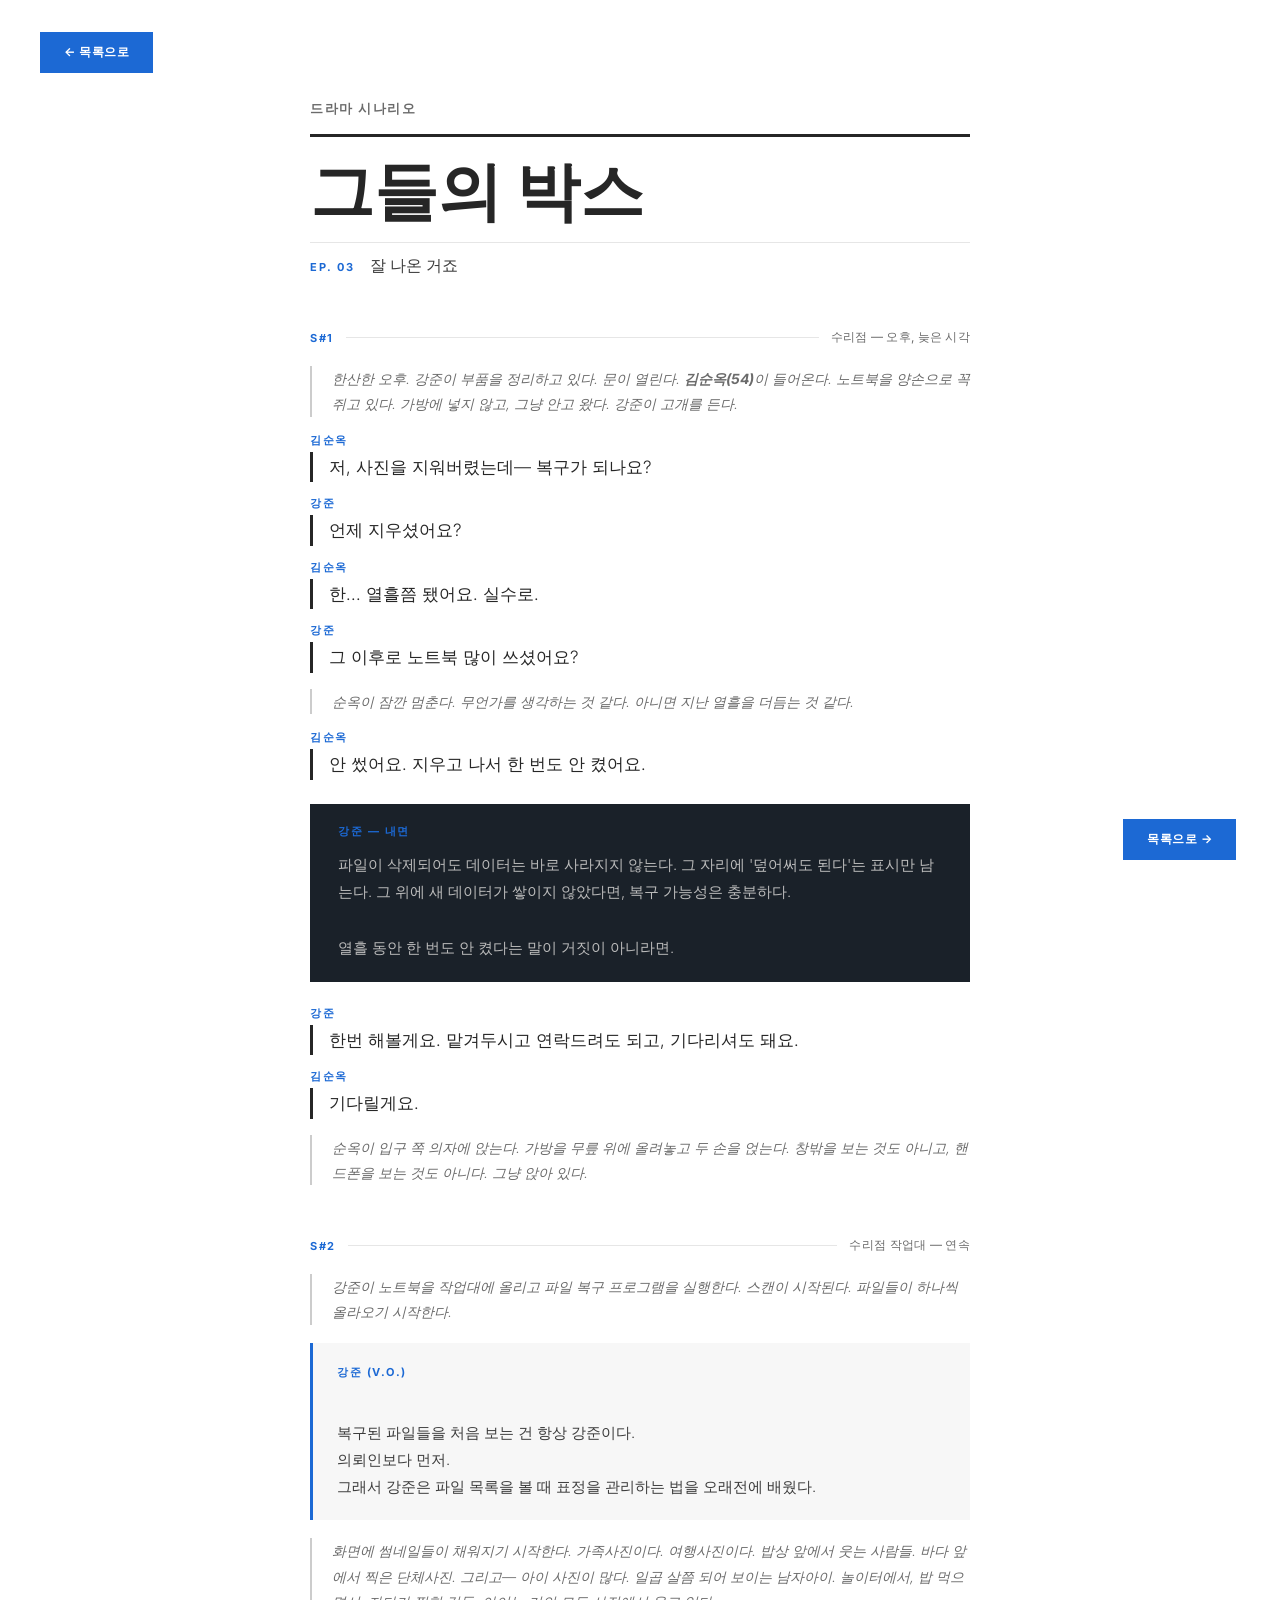
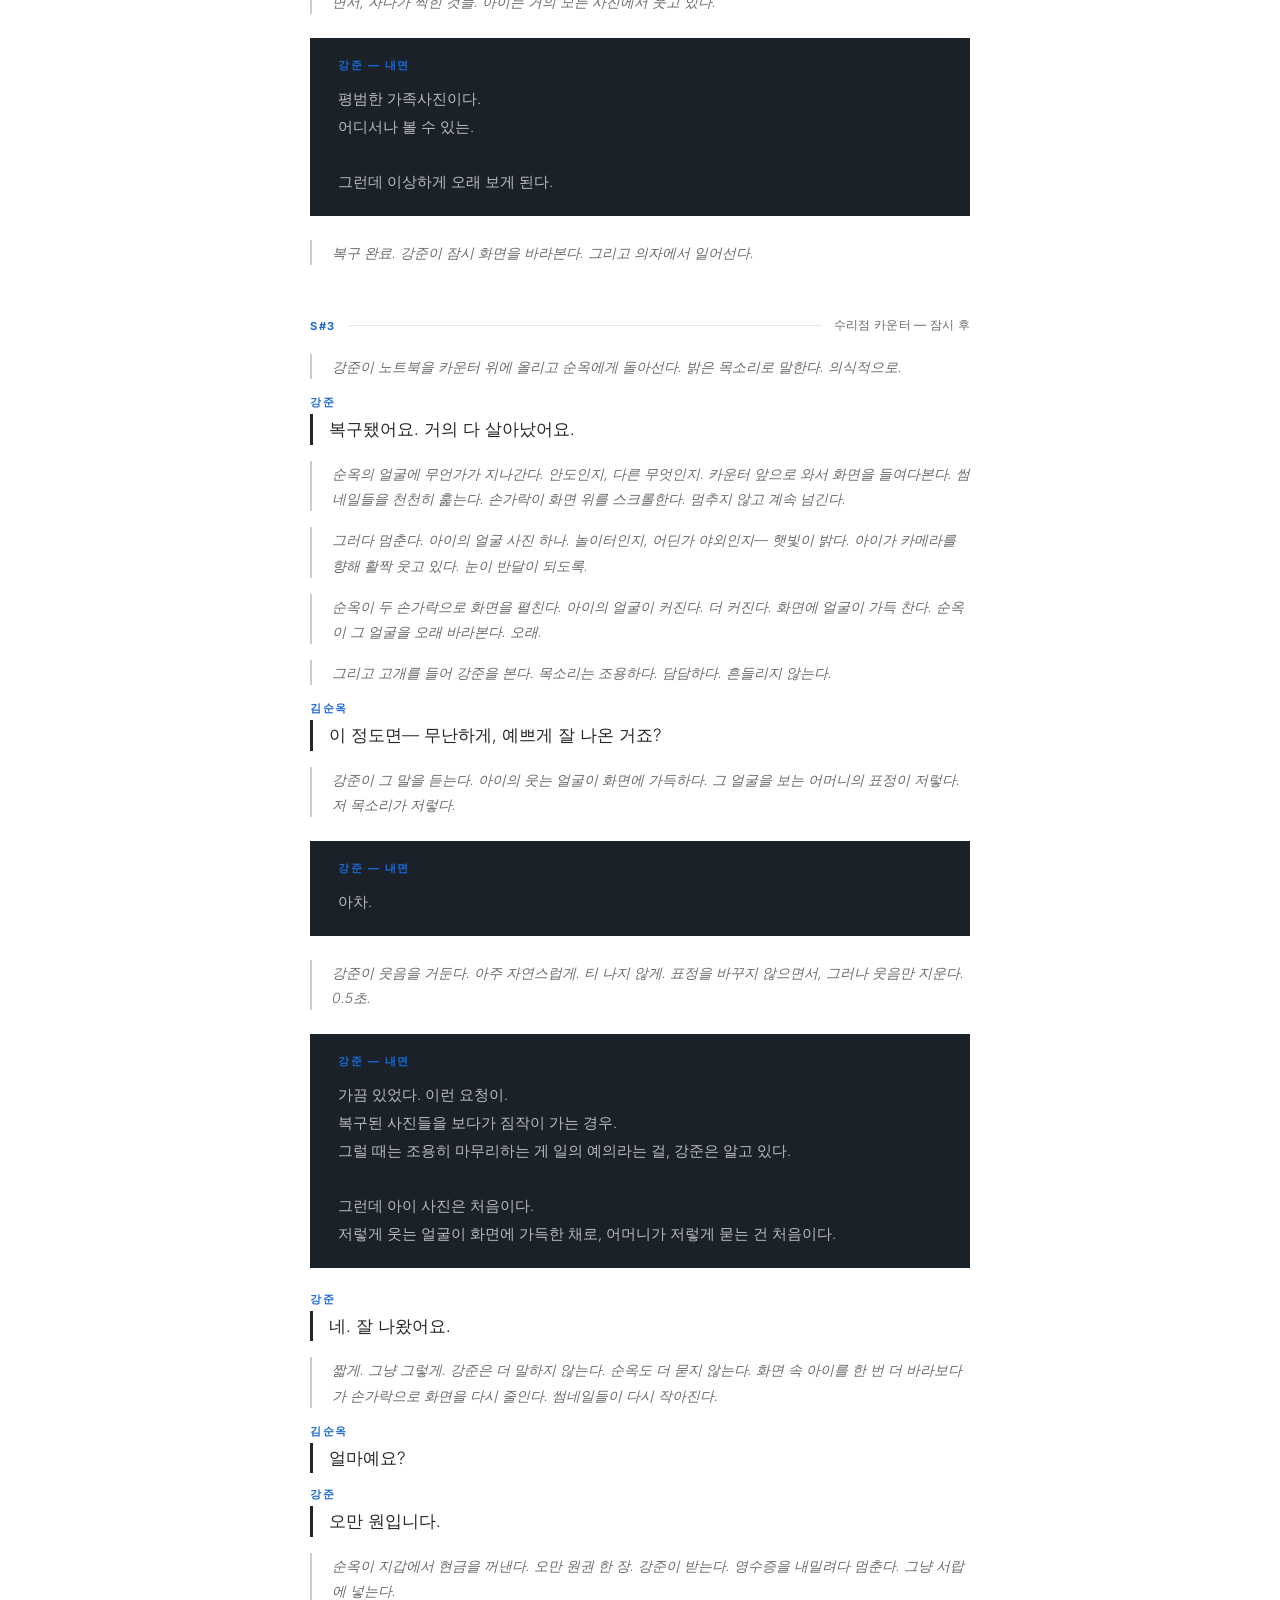
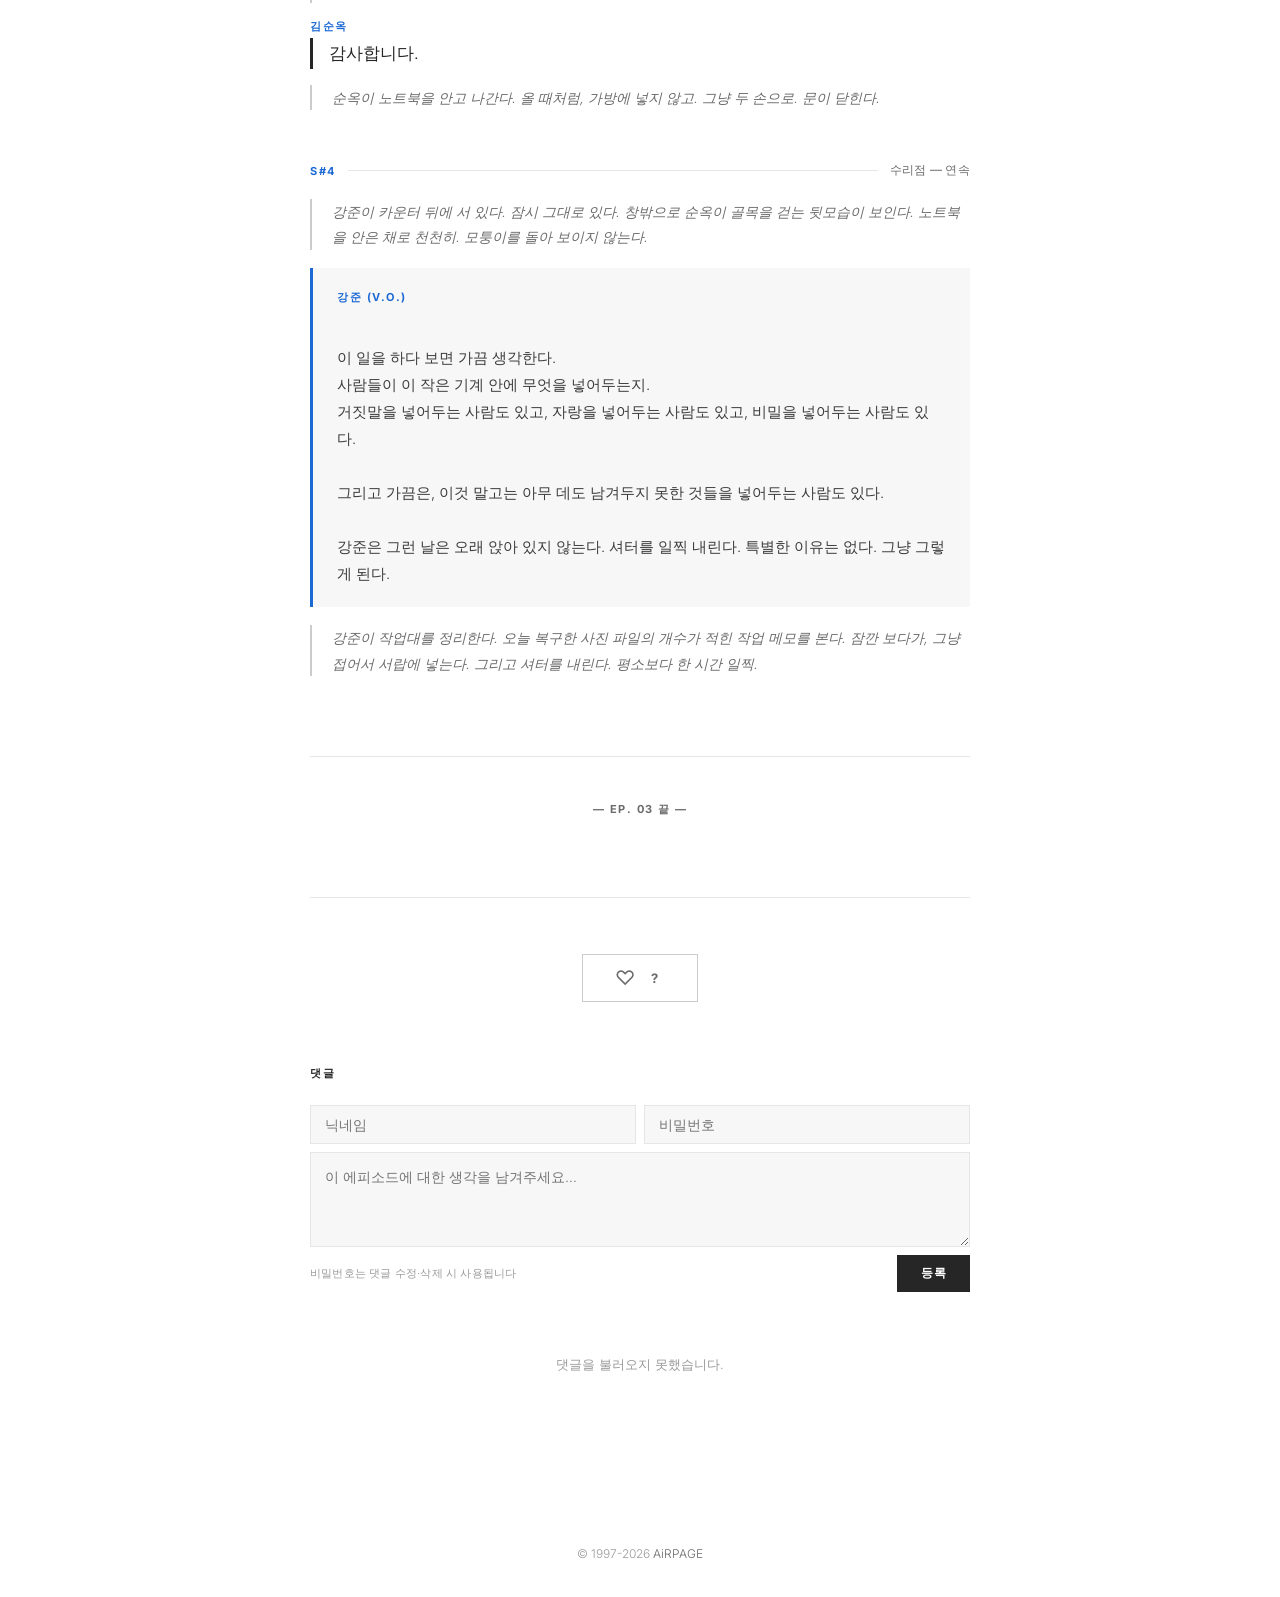
<file: EP_03.html>
<!DOCTYPE html>
<html lang="ko">
<head>
  <!-- Global site tag (gtag.js) - Google Analytics -->
  <script async src="https://www.googletagmanager.com/gtag/js?id=G-VN0SHYYDW1"></script>
  <script>
    window.dataLayer = window.dataLayer || [];
    function gtag(){dataLayer.push(arguments);}
    gtag('js', new Date());

    gtag('config', 'G-VN0SHYYDW1');
  </script>
<meta charset="UTF-8">
<meta name="viewport" content="width=device-width, initial-scale=1.0">
<title>그들의 박스 — EP.03</title>
<meta name="description" content="박스 안에는 꺼내 보일 수 없는 것들이 들어 있다.">
<meta name="keywords" content="그들의 박스, 드라마 시나리오, 이강준, 수리기사">
<meta name="author" content="그들의 박스">
<meta name="robots" content="index, follow">
<meta name="theme-color" content="#1c69d4">
<link rel="canonical" href="EP_03.html">

<!-- ── Open Graph ── -->
<meta property="og:type" content="video.episode">
<meta property="og:site_name" content="그들의 박스">
<meta property="og:title" content="그들의 박스 EP.03 — 잘 나온 거죠">
<meta property="og:description" content="실수로 지운 사진들. 복구된 가족 앨범. 아이의 웃는 얼굴을 확대하며 묻는 어머니의 목소리는 조용하다.">
<meta property="og:image" content="og-image.png">
<meta property="og:image:width" content="1200">
<meta property="og:image:height" content="630">
<meta property="og:image:alt" content="그들의 박스 — 드라마 시나리오">
<meta property="og:locale" content="ko_KR">
<meta property="og:url" content="https://airpage.org/book/thebox/EP_03.html">

<!-- ── Twitter Card ── -->
<meta name="twitter:card" content="summary_large_image">
<meta name="twitter:title" content="그들의 박스 EP.03 — 잘 나온 거죠">
<meta name="twitter:description" content="실수로 지운 사진들. 복구된 가족 앨범. 아이의 웃는 얼굴을 확대하며 묻는 어머니의 목소리는 조용하다.">
<meta name="twitter:image" content="og-image.png">

<!-- ── Favicon ── -->
<link rel="icon" type="image/png" href="favicon-96x96.png" sizes="96x96" />
<link rel="icon" type="image/svg+xml" href="favicon.svg" />
<link rel="shortcut icon" href="favicon.ico" />
<link rel="apple-touch-icon" sizes="180x180" href="apple-touch-icon.png" />
<meta name="apple-mobile-web-app-title" content="thebox" />
<link rel="manifest" href="site.webmanifest" />
<link rel="stylesheet" href="style.css">
</head>
<body>
<a class="back-top" href="index.html">← 목록으로</a>
<div class="page">

  <div class="series-label">드라마 시나리오</div>

  <div class="title-block">
    <h1>그들의 박스</h1>
  </div>

  <div class="ep-line">
    <span class="ep-number">EP. 03</span>
    <span class="ep-title">잘 나온 거죠</span>
  </div>

  <!-- SCENE 1 -->
  <div class="scene-head s1">
    <span class="scene-num">S#1</span>
    <div class="scene-line"></div>
    <span class="scene-loc">수리점 — 오후, 늦은 시각</span>
  </div>

  <p class="direction s2">
    한산한 오후. 강준이 부품을 정리하고 있다.
    문이 열린다.
    <strong>김순옥(54)</strong>이 들어온다.
    노트북을 양손으로 꼭 쥐고 있다.
    가방에 넣지 않고, 그냥 안고 왔다.
    강준이 고개를 든다.
  </p>

  <div class="dialogue-block s3">
    <div class="speaker">김순옥</div>
    <div class="line">저, 사진을 지워버렸는데— 복구가 되나요?</div>
  </div>

  <div class="dialogue-block s4">
    <div class="speaker">강준</div>
    <div class="line">언제 지우셨어요?</div>
  </div>

  <div class="dialogue-block s5">
    <div class="speaker">김순옥</div>
    <div class="line">한... 열흘쯤 됐어요. 실수로.</div>
  </div>

  <div class="dialogue-block s6">
    <div class="speaker">강준</div>
    <div class="line">그 이후로 노트북 많이 쓰셨어요?</div>
  </div>

  <p class="direction s7">
    순옥이 잠깐 멈춘다. 무언가를 생각하는 것 같다.
    아니면 지난 열흘을 더듬는 것 같다.
  </p>

  <div class="dialogue-block s8">
    <div class="speaker">김순옥</div>
    <div class="line">안 썼어요. 지우고 나서 한 번도 안 켰어요.</div>
  </div>

  <div class="thought s9">
    <div class="thought-label">강준 — 내면</div>
    <p>
      파일이 삭제되어도 데이터는 바로 사라지지 않는다.
      그 자리에 '덮어써도 된다'는 표시만 남는다.
      그 위에 새 데이터가 쌓이지 않았다면,
      복구 가능성은 충분하다.<br><br>
      열흘 동안 한 번도 안 켰다는 말이
      거짓이 아니라면.
    </p>
  </div>

  <div class="dialogue-block s10">
    <div class="speaker">강준</div>
    <div class="line">한번 해볼게요. 맡겨두시고 연락드려도 되고, 기다리셔도 돼요.</div>
  </div>

  <div class="dialogue-block s11">
    <div class="speaker">김순옥</div>
    <div class="line">기다릴게요.</div>
  </div>

  <p class="direction s12">
    순옥이 입구 쪽 의자에 앉는다.
    가방을 무릎 위에 올려놓고 두 손을 얹는다.
    창밖을 보는 것도 아니고, 핸드폰을 보는 것도 아니다.
    그냥 앉아 있다.
  </p>

  <!-- SCENE 2 -->
  <div class="scene-head s13">
    <span class="scene-num">S#2</span>
    <div class="scene-line"></div>
    <span class="scene-loc">수리점 작업대 — 연속</span>
  </div>

  <p class="direction s14">
    강준이 노트북을 작업대에 올리고
    파일 복구 프로그램을 실행한다.
    스캔이 시작된다.
    파일들이 하나씩 올라오기 시작한다.
  </p>

  <div class="narration s15">
    <em>강준 (V.O.)</em><br>
    복구된 파일들을 처음 보는 건 항상 강준이다.<br>
    의뢰인보다 먼저.<br>
    그래서 강준은 파일 목록을 볼 때
    표정을 관리하는 법을 오래전에 배웠다.
  </div>

  <p class="direction s16">
    화면에 썸네일들이 채워지기 시작한다.
    가족사진이다. 여행사진이다.
    밥상 앞에서 웃는 사람들.
    바다 앞에서 찍은 단체사진.
    그리고— 아이 사진이 많다.
    일곱 살쯤 되어 보이는 남자아이.
    놀이터에서, 밥 먹으면서, 자다가 찍힌 것들.
    아이는 거의 모든 사진에서 웃고 있다.
  </p>

  <div class="thought s17">
    <div class="thought-label">강준 — 내면</div>
    <p>
      평범한 가족사진이다.<br>
      어디서나 볼 수 있는.<br><br>
      그런데 이상하게 오래 보게 된다.
    </p>
  </div>

  <p class="direction s18">
    복구 완료.
    강준이 잠시 화면을 바라본다.
    그리고 의자에서 일어선다.
  </p>

  <!-- SCENE 3 -->
  <div class="scene-head s19">
    <span class="scene-num">S#3</span>
    <div class="scene-line"></div>
    <span class="scene-loc">수리점 카운터 — 잠시 후</span>
  </div>

  <p class="direction s20">
    강준이 노트북을 카운터 위에 올리고
    순옥에게 돌아선다.
    밝은 목소리로 말한다. 의식적으로.
  </p>

  <div class="dialogue-block s21">
    <div class="speaker">강준</div>
    <div class="line">복구됐어요. 거의 다 살아났어요.</div>
  </div>

  <p class="direction s22">
    순옥의 얼굴에 무언가가 지나간다.
    안도인지, 다른 무엇인지.
    카운터 앞으로 와서 화면을 들여다본다.
    썸네일들을 천천히 훑는다.
    손가락이 화면 위를 스크롤한다.
    멈추지 않고 계속 넘긴다.
  </p>

  <p class="direction s23">
    그러다 멈춘다.
    아이의 얼굴 사진 하나.
    놀이터인지, 어딘가 야외인지— 햇빛이 밝다.
    아이가 카메라를 향해 활짝 웃고 있다.
    눈이 반달이 되도록.
  </p>

  <p class="direction s24">
    순옥이 두 손가락으로 화면을 펼친다.
    아이의 얼굴이 커진다. 더 커진다.
    화면에 얼굴이 가득 찬다.
    순옥이 그 얼굴을 오래 바라본다.
    오래.
  </p>

  <p class="direction s25">
    그리고 고개를 들어 강준을 본다.
    목소리는 조용하다. 담담하다. 흔들리지 않는다.
  </p>

  <div class="dialogue-block s26">
    <div class="speaker">김순옥</div>
    <div class="line">이 정도면— 무난하게, 예쁘게 잘 나온 거죠?</div>
  </div>

  <p class="direction s27">
    강준이 그 말을 듣는다.
    아이의 웃는 얼굴이 화면에 가득하다.
    그 얼굴을 보는 어머니의 표정이 저렇다.
    저 목소리가 저렇다.
  </p>

  <div class="thought s28">
    <div class="thought-label">강준 — 내면</div>
    <p>
      아차.
    </p>
  </div>

  <p class="direction s29">
    강준이 웃음을 거둔다.
    아주 자연스럽게. 티 나지 않게.
    표정을 바꾸지 않으면서, 그러나 웃음만 지운다.
    0.5초.
  </p>

  <div class="thought s30">
    <div class="thought-label">강준 — 내면</div>
    <p>
      가끔 있었다. 이런 요청이.<br>
      복구된 사진들을 보다가 짐작이 가는 경우.<br>
      그럴 때는 조용히 마무리하는 게 일의 예의라는 걸,
      강준은 알고 있다.<br><br>
      그런데 아이 사진은 처음이다.<br>
      저렇게 웃는 얼굴이 화면에 가득한 채로,
      어머니가 저렇게 묻는 건 처음이다.
    </p>
  </div>

  <div class="dialogue-block s31">
    <div class="speaker">강준</div>
    <div class="line">네. 잘 나왔어요.</div>
  </div>

  <p class="direction s32">
    짧게. 그냥 그렇게.
    강준은 더 말하지 않는다.
    순옥도 더 묻지 않는다.
    화면 속 아이를 한 번 더 바라보다가
    손가락으로 화면을 다시 줄인다.
    썸네일들이 다시 작아진다.
  </p>

  <div class="dialogue-block s33">
    <div class="speaker">김순옥</div>
    <div class="line">얼마예요?</div>
  </div>

  <div class="dialogue-block s34">
    <div class="speaker">강준</div>
    <div class="line">오만 원입니다.</div>
  </div>

  <p class="direction s35">
    순옥이 지갑에서 현금을 꺼낸다.
    오만 원권 한 장.
    강준이 받는다.
    영수증을 내밀려다 멈춘다.
    그냥 서랍에 넣는다.
  </p>

  <div class="dialogue-block s36">
    <div class="speaker">김순옥</div>
    <div class="line">감사합니다.</div>
  </div>

  <p class="direction s37">
    순옥이 노트북을 안고 나간다.
    올 때처럼, 가방에 넣지 않고.
    그냥 두 손으로.
    문이 닫힌다.
  </p>

  <!-- SCENE 4 -->
  <div class="scene-head s38">
    <span class="scene-num">S#4</span>
    <div class="scene-line"></div>
    <span class="scene-loc">수리점 — 연속</span>
  </div>

  <p class="direction s39">
    강준이 카운터 뒤에 서 있다.
    잠시 그대로 있다.
    창밖으로 순옥이 골목을 걷는 뒷모습이 보인다.
    노트북을 안은 채로 천천히.
    모퉁이를 돌아 보이지 않는다.
  </p>

  <div class="narration s40">
    <em>강준 (V.O.)</em><br>
    이 일을 하다 보면 가끔 생각한다.<br>
    사람들이 이 작은 기계 안에 무엇을 넣어두는지.<br>
    거짓말을 넣어두는 사람도 있고,
    자랑을 넣어두는 사람도 있고,
    비밀을 넣어두는 사람도 있다.<br><br>
    그리고 가끔은,
    이것 말고는 아무 데도 남겨두지 못한 것들을
    넣어두는 사람도 있다.<br><br>
    강준은 그런 날은 오래 앉아 있지 않는다.
    셔터를 일찍 내린다.
    특별한 이유는 없다.
    그냥 그렇게 된다.
  </div>

  <p class="direction" style="opacity:0; animation: fadeUp 0.6s ease 4.9s forwards;">
    강준이 작업대를 정리한다.
    오늘 복구한 사진 파일의 개수가 적힌 작업 메모를 본다.
    잠깐 보다가, 그냥 접어서 서랍에 넣는다.
    그리고 셔터를 내린다.
    평소보다 한 시간 일찍.
  </p>

  <div class="end-mark" style="animation-delay: 5.1s;">
    <span>— EP. 03 끝 —</span>
  </div>

  <!-- ── 좋아요 · 댓글 ── -->
  <div class="interact-section" data-ep="03">
    <div class="like-row">
      <button class="like-btn" id="likeBtn" type="button" aria-label="좋아요">
        <span class="like-heart">♡</span>
        <span class="like-count">—</span>
      </button>
    </div>
    <section class="comment-area" aria-label="댓글">
      <div class="comment-heading">
        <span class="comment-label">댓글</span>
        <span class="comment-total" id="commentTotal"></span>
      </div>
      <form class="comment-form" id="commentForm" novalidate>
        <div class="comment-meta">
          <input class="ci-field" type="text" id="cmtNick" placeholder="닉네임" maxlength="20" autocomplete="off">
          <input class="ci-field" type="password" id="cmtPw" placeholder="비밀번호" maxlength="30" autocomplete="new-password">
        </div>
        <textarea class="ci-text" id="cmtContent" placeholder="이 에피소드에 대한 생각을 남겨주세요…" rows="3" maxlength="500"></textarea>
        <div class="comment-form-footer">
          <span class="ci-hint">비밀번호는 댓글 수정·삭제 시 사용됩니다</span>
          <button class="comment-submit" type="submit">등록</button>
        </div>
      </form>
      <div class="comment-list" id="commentList"></div>
    </section>
  </div>

</div>
<script src="https://code.jquery.com/jquery-3.7.1.min.js"></script>
<script src="thebox.js"></script>
<a class="back-bottom" href="index.html">목록으로 →</a>
<p class="site-copyright">© 1997-2026 <a href="https://airpage.org" target="_blank">AiRPAGE</a></p>
</body>
</html>
</file>
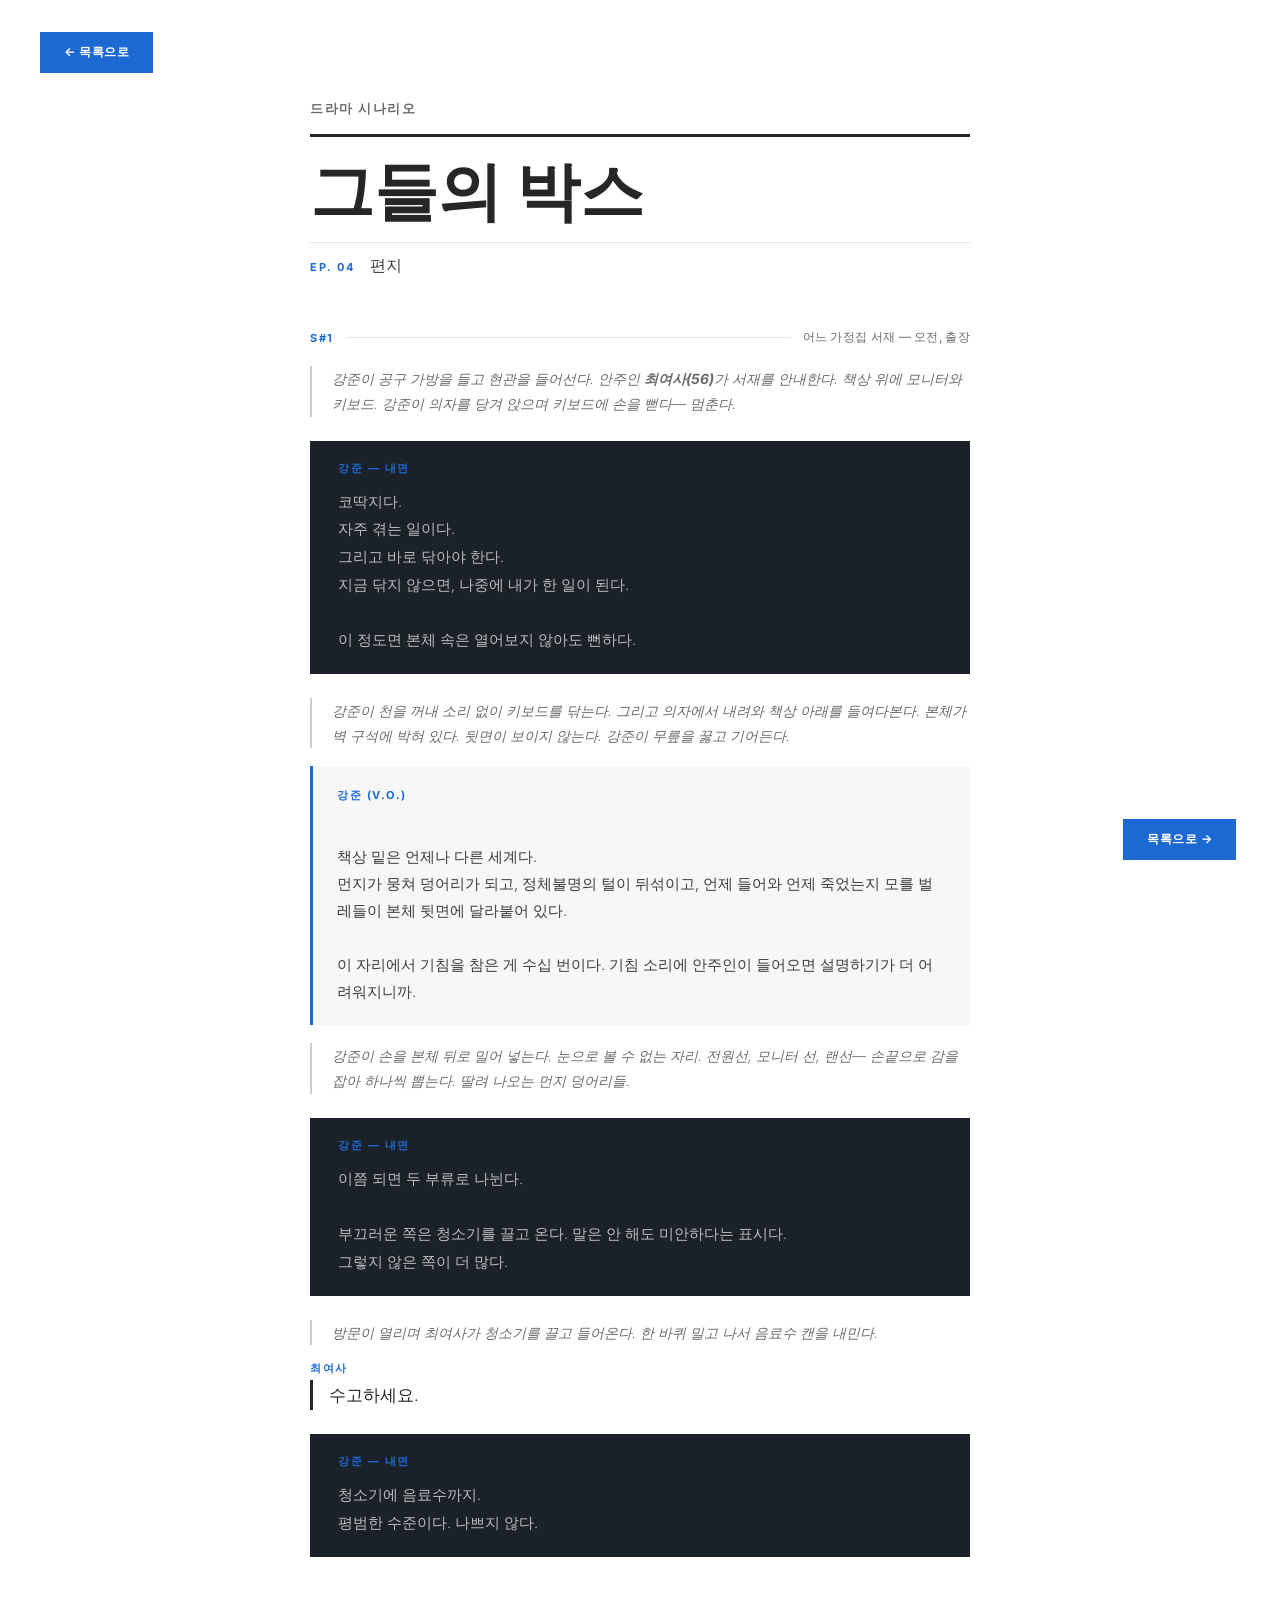
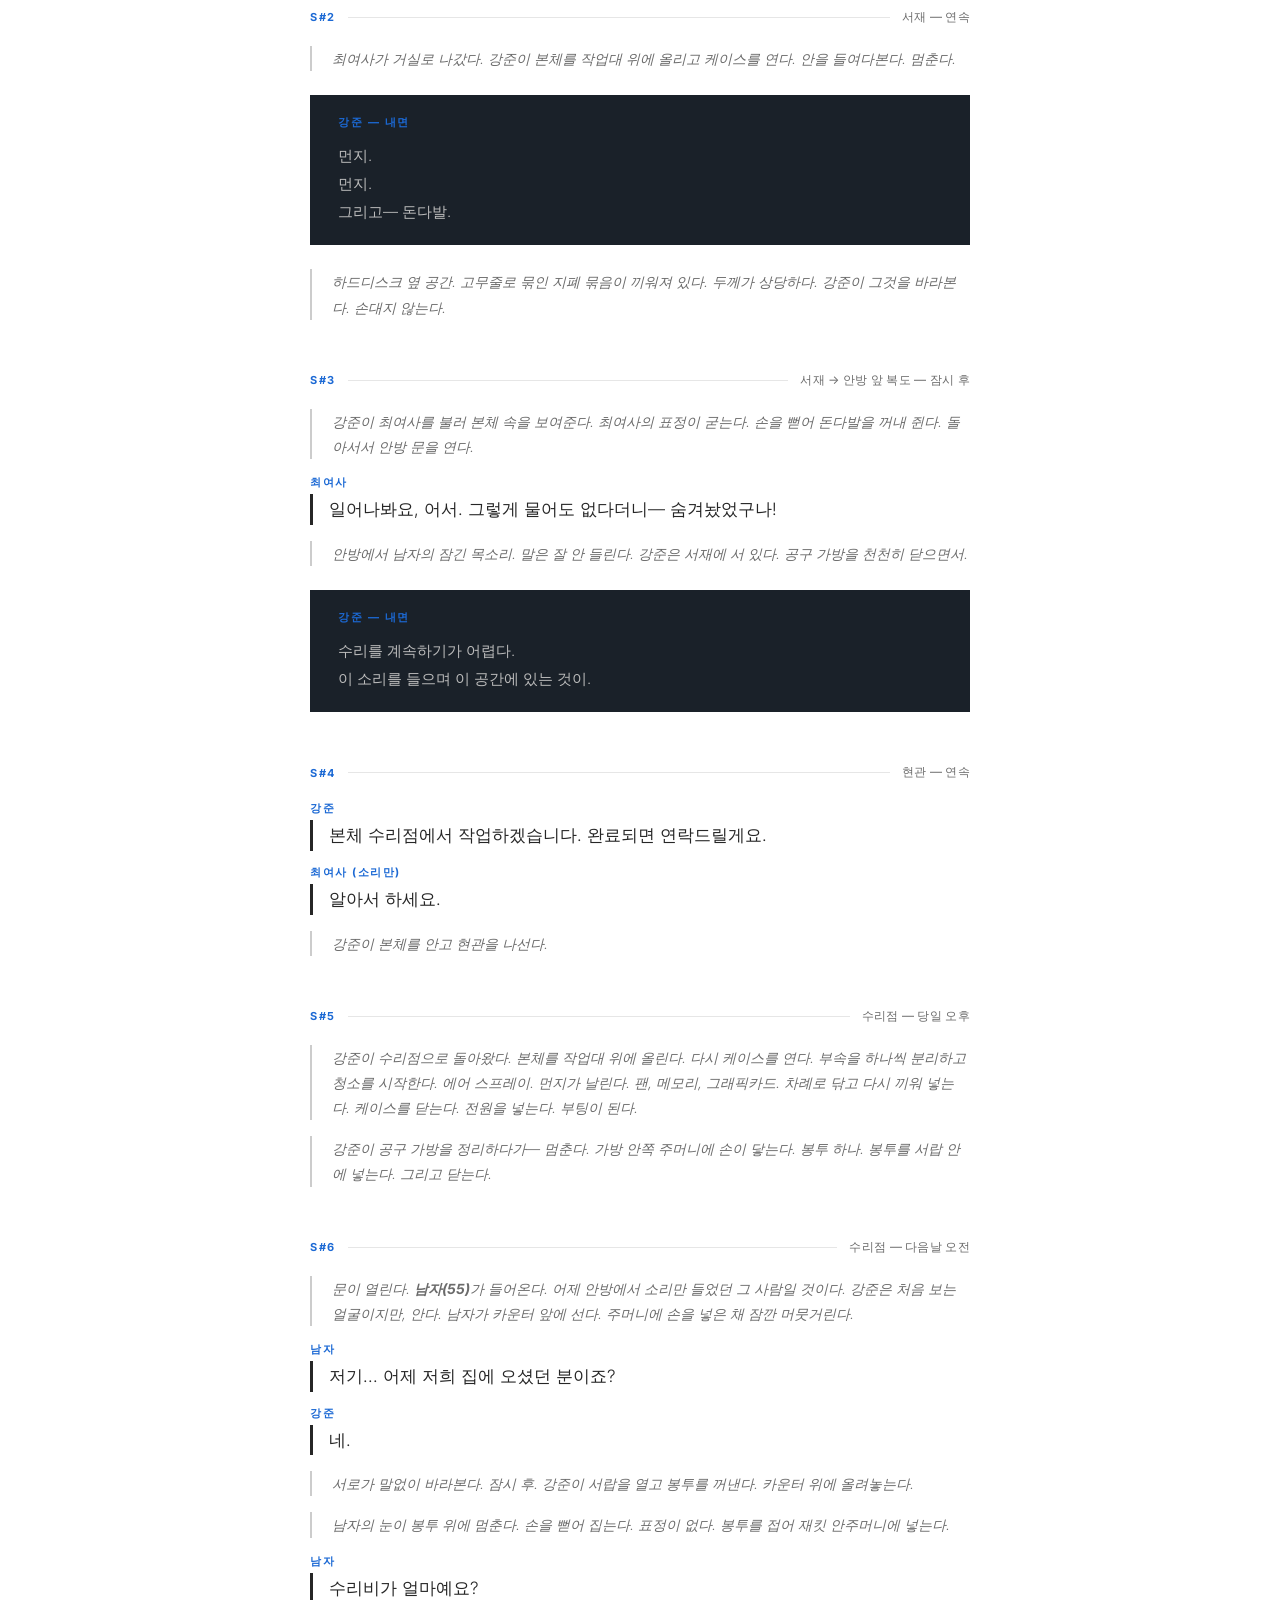
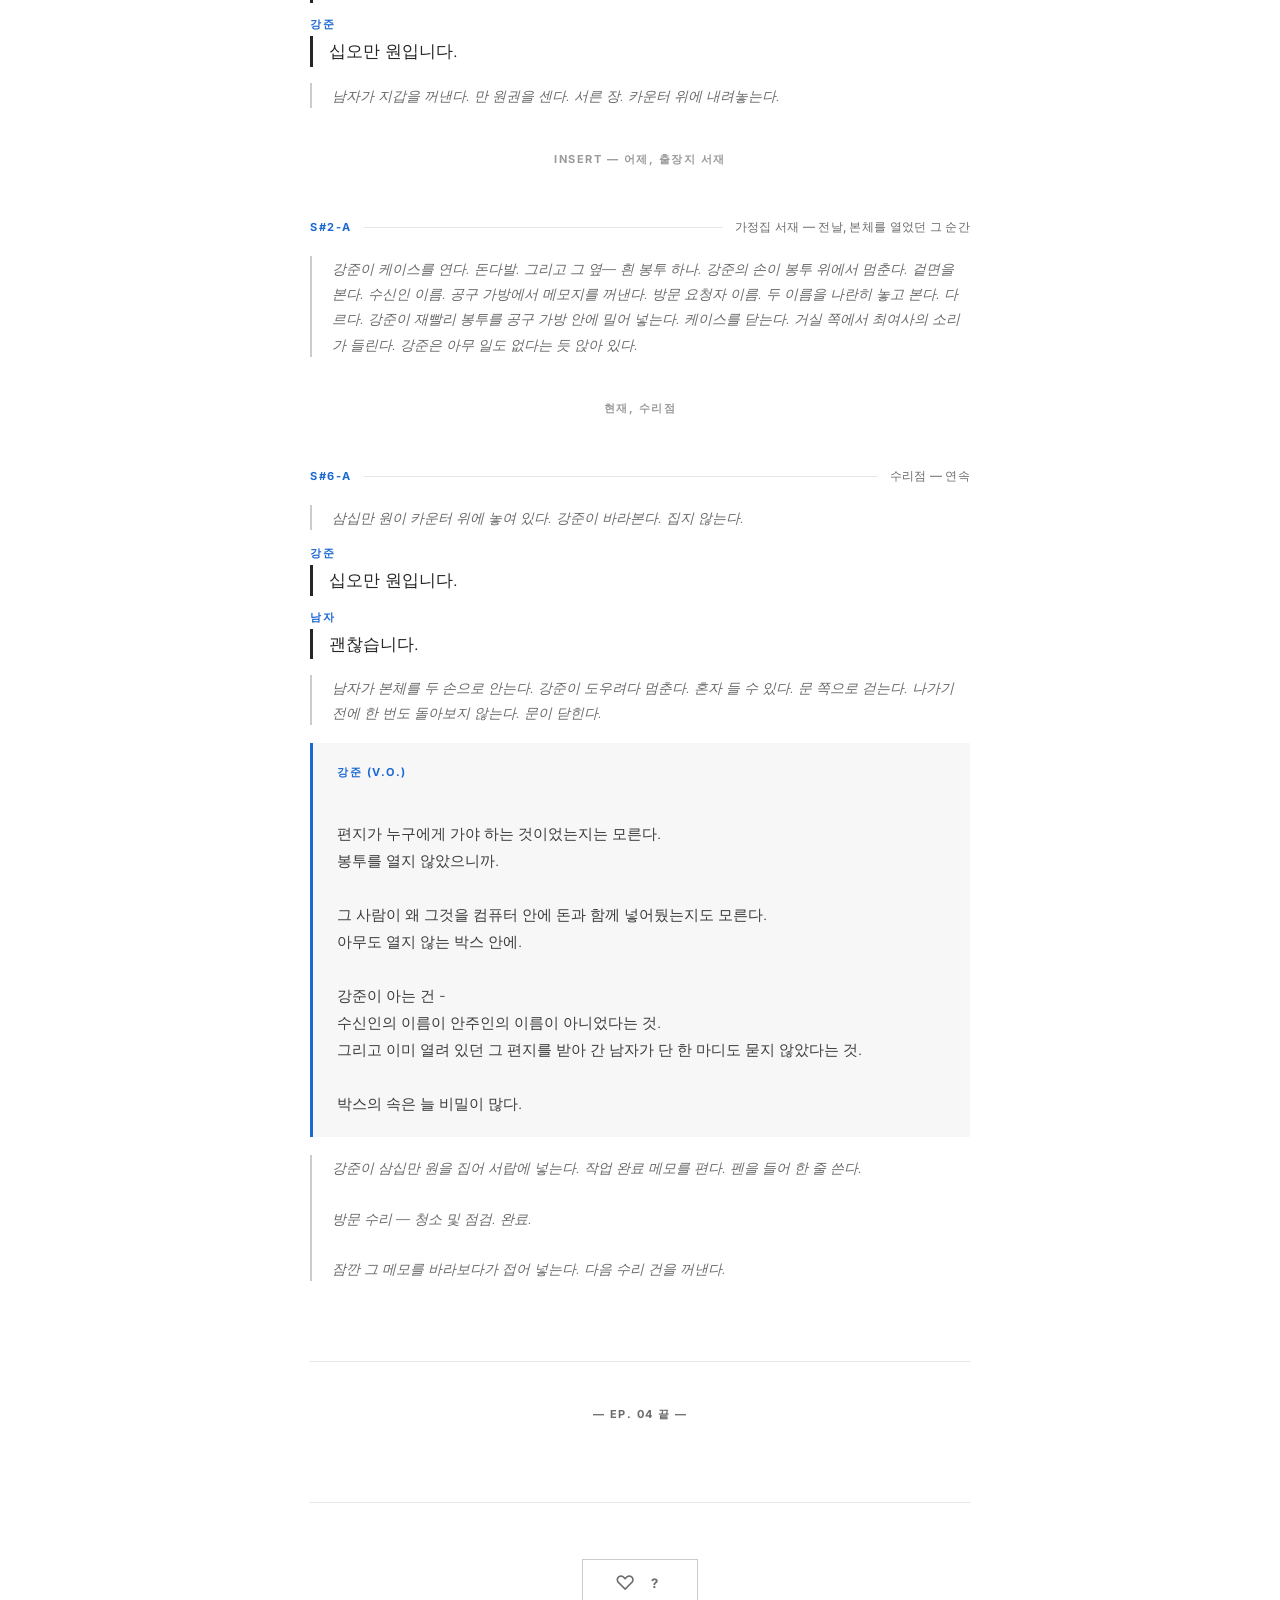
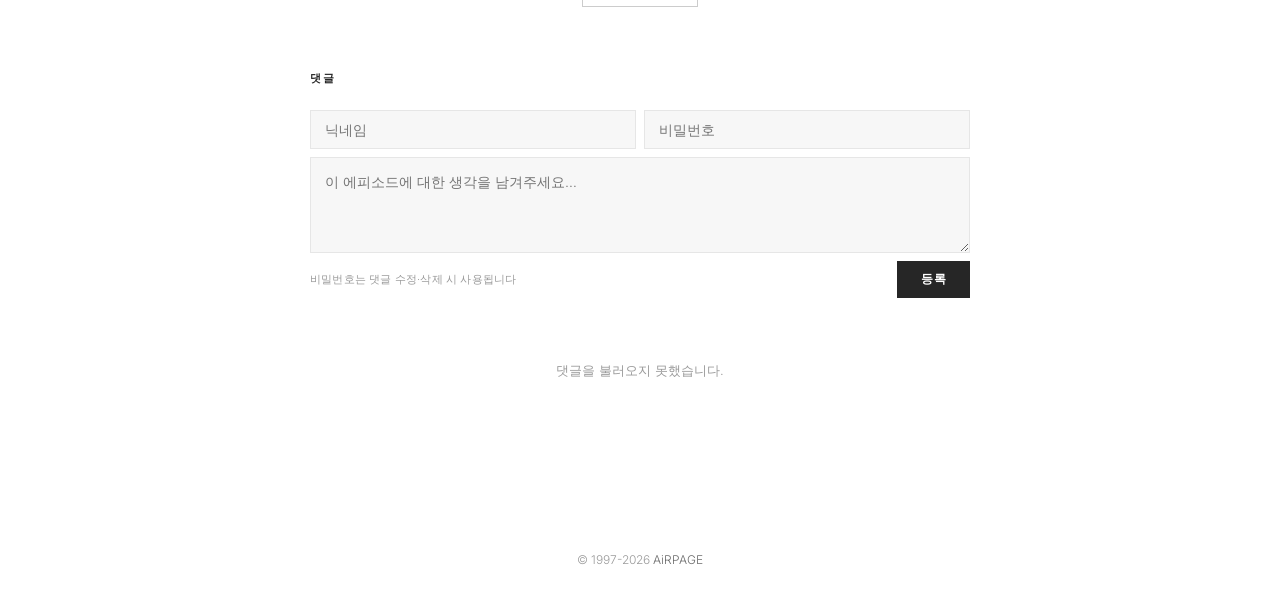
<file: EP_04.html>
<!DOCTYPE html>
<html lang="ko">
<head>
  <!-- Global site tag (gtag.js) - Google Analytics -->
  <script async src="https://www.googletagmanager.com/gtag/js?id=G-VN0SHYYDW1"></script>
  <script>
    window.dataLayer = window.dataLayer || [];
    function gtag(){dataLayer.push(arguments);}
    gtag('js', new Date());

    gtag('config', 'G-VN0SHYYDW1');
  </script>
<meta charset="UTF-8">
<meta name="viewport" content="width=device-width, initial-scale=1.0">
<title>그들의 박스 — EP.04</title>
<meta name="description" content="박스 안에는 꺼내 보일 수 없는 것들이 들어 있다.">
<meta name="keywords" content="그들의 박스, 드라마 시나리오, 이강준, 수리기사">
<meta name="author" content="그들의 박스">
<meta name="robots" content="index, follow">
<meta name="theme-color" content="#1c69d4">
<link rel="canonical" href="EP_04.html">

<!-- ── Open Graph ── -->
<meta property="og:type" content="video.episode">
<meta property="og:site_name" content="그들의 박스">
<meta property="og:title" content="그들의 박스 EP.04 — 편지">
<meta property="og:description" content="돈 말고 다른 건 없었나요?">
<meta property="og:image" content="og-image.png">
<meta property="og:image:width" content="1200">
<meta property="og:image:height" content="630">
<meta property="og:image:alt" content="그들의 박스 — 드라마 시나리오">
<meta property="og:locale" content="ko_KR">
<meta property="og:url" content="https://airpage.org/book/thebox/EP_04.html">

<!-- ── Twitter Card ── -->
<meta name="twitter:card" content="summary_large_image">
<meta name="twitter:title" content="그들의 박스 EP.04 — 편지">
<meta name="twitter:description" content="돈 말고 다른 건 없었나요?">
<meta name="twitter:image" content="og-image.png">

<!-- ── Favicon ── -->
<link rel="icon" type="image/png" href="favicon-96x96.png" sizes="96x96" />
<link rel="icon" type="image/svg+xml" href="favicon.svg" />
<link rel="shortcut icon" href="favicon.ico" />
<link rel="apple-touch-icon" sizes="180x180" href="apple-touch-icon.png" />
<meta name="apple-mobile-web-app-title" content="thebox" />
<link rel="manifest" href="site.webmanifest" />

<link rel="stylesheet" href="style.css">
</head>
<body>
<a class="back-top" href="index.html">← 목록으로</a>
<div class="page">

  <div class="series-label">드라마 시나리오</div>

  <div class="title-block">
    <h1>그들의 박스</h1>
  </div>

  <div class="ep-line">
    <span class="ep-number">EP. 04</span>
    <span class="ep-title">편지</span>
  </div>

  <!-- SCENE 1 -->
  <div class="scene-head s1">
    <span class="scene-num">S#1</span>
    <div class="scene-line"></div>
    <span class="scene-loc">어느 가정집 서재 — 오전, 출장</span>
  </div>

  <p class="direction s2">
    강준이 공구 가방을 들고 현관을 들어선다.
    안주인 <strong>최여사(56)</strong>가 서재를 안내한다.
    책상 위에 모니터와 키보드.
    강준이 의자를 당겨 앉으며 키보드에 손을 뻗다— 멈춘다.
  </p>

  <div class="thought s3">
    <div class="thought-label">강준 — 내면</div>
    <p>
      코딱지다.<br>
      자주 겪는 일이다.<br>
      그리고 바로 닦아야 한다.<br>
      지금 닦지 않으면, 나중에 내가 한 일이 된다.<br><br>
      이 정도면 본체 속은 열어보지 않아도 뻔하다.
    </p>
  </div>

  <p class="direction s4">
    강준이 천을 꺼내 소리 없이 키보드를 닦는다.
    그리고 의자에서 내려와 책상 아래를 들여다본다.
    본체가 벽 구석에 박혀 있다. 뒷면이 보이지 않는다.
    강준이 무릎을 꿇고 기어든다.
  </p>

  <div class="narration s5">
    <em>강준 (V.O.)</em><br>
    책상 밑은 언제나 다른 세계다.<br>
    먼지가 뭉쳐 덩어리가 되고, 정체불명의 털이 뒤섞이고,
    언제 들어와 언제 죽었는지 모를 벌레들이
    본체 뒷면에 달라붙어 있다.<br><br>
    이 자리에서 기침을 참은 게 수십 번이다.
    기침 소리에 안주인이 들어오면 설명하기가 더 어려워지니까.
  </div>

  <p class="direction s6">
    강준이 손을 본체 뒤로 밀어 넣는다.
    눈으로 볼 수 없는 자리.
    전원선, 모니터 선, 랜선—
    손끝으로 감을 잡아 하나씩 뽑는다.
    딸려 나오는 먼지 덩어리들.
  </p>

  <div class="thought s7">
    <div class="thought-label">강준 — 내면</div>
    <p>
      이쯤 되면 두 부류로 나뉜다.<br><br>
      부끄러운 쪽은 청소기를 끌고 온다.
      말은 안 해도 미안하다는 표시다.<br>
      그렇지 않은 쪽이 더 많다.
    </p>
  </div>

  <p class="direction s8">
    방문이 열리며 최여사가 청소기를 끌고 들어온다.
    한 바퀴 밀고 나서 음료수 캔을 내민다.
  </p>

  <div class="dialogue-block s9">
    <div class="speaker">최여사</div>
    <div class="line">수고하세요.</div>
  </div>

  <div class="thought s10">
    <div class="thought-label">강준 — 내면</div>
    <p>
      청소기에 음료수까지.<br>
      평범한 수준이다. 나쁘지 않다.
    </p>
  </div>

  <!-- SCENE 2 -->
  <div class="scene-head s11">
    <span class="scene-num">S#2</span>
    <div class="scene-line"></div>
    <span class="scene-loc">서재 — 연속</span>
  </div>

  <p class="direction s12">
    최여사가 거실로 나갔다.
    강준이 본체를 작업대 위에 올리고 케이스를 연다.
    안을 들여다본다.
    멈춘다.
  </p>

  <div class="thought s13">
    <div class="thought-label">강준 — 내면</div>
    <p>
      먼지.<br>
      먼지.<br>
      그리고— 돈다발.
    </p>
  </div>

  <p class="direction s14">
    하드디스크 옆 공간.
    고무줄로 묶인 지폐 묶음이 끼워져 있다.
    두께가 상당하다.
    강준이 그것을 바라본다.
    손대지 않는다.
  </p>

  <!-- SCENE 3 -->
  <div class="scene-head s15">
    <span class="scene-num">S#3</span>
    <div class="scene-line"></div>
    <span class="scene-loc">서재 → 안방 앞 복도 — 잠시 후</span>
  </div>

  <p class="direction s16">
    강준이 최여사를 불러 본체 속을 보여준다.
    최여사의 표정이 굳는다.
    손을 뻗어 돈다발을 꺼내 쥔다.
    돌아서서 안방 문을 연다.
  </p>

  <div class="dialogue-block s17">
    <div class="speaker">최여사</div>
    <div class="line">일어나봐요, 어서. 그렇게 물어도 없다더니— 숨겨놨었구나!</div>
  </div>

  <p class="direction s18">
    안방에서 남자의 잠긴 목소리.
    말은 잘 안 들린다.
    강준은 서재에 서 있다.
    공구 가방을 천천히 닫으면서.
  </p>

  <div class="thought s19">
    <div class="thought-label">강준 — 내면</div>
    <p>
      수리를 계속하기가 어렵다.<br>
      이 소리를 들으며 이 공간에 있는 것이.
    </p>
  </div>

  <!-- SCENE 4 -->
  <div class="scene-head s20">
    <span class="scene-num">S#4</span>
    <div class="scene-line"></div>
    <span class="scene-loc">현관 — 연속</span>
  </div>

  <div class="dialogue-block s21">
    <div class="speaker">강준</div>
    <div class="line">본체 수리점에서 작업하겠습니다. 완료되면 연락드릴게요.</div>
  </div>

  <div class="dialogue-block s22">
    <div class="speaker">최여사 (소리만)</div>
    <div class="line">알아서 하세요.</div>
  </div>

  <p class="direction s23">
    강준이 본체를 안고 현관을 나선다.
  </p>

  <!-- SCENE 5 -->
  <div class="scene-head s24">
    <span class="scene-num">S#5</span>
    <div class="scene-line"></div>
    <span class="scene-loc">수리점 — 당일 오후</span>
  </div>

  <p class="direction s25">
    강준이 수리점으로 돌아왔다.
    본체를 작업대 위에 올린다.
    다시 케이스를 연다.
    부속을 하나씩 분리하고 청소를 시작한다.
    에어 스프레이. 먼지가 날린다.
    팬, 메모리, 그래픽카드.
    차례로 닦고 다시 끼워 넣는다.
    케이스를 닫는다. 전원을 넣는다.
    부팅이 된다.
  </p>

  <p class="direction s26">
    강준이 공구 가방을 정리하다가— 멈춘다.
    가방 안쪽 주머니에 손이 닿는다.
    봉투 하나.
    봉투를 서랍 안에 넣는다.
    그리고 닫는다.
  </p>

  <!-- SCENE 6 -->
  <div class="scene-head s29">
    <span class="scene-num">S#6</span>
    <div class="scene-line"></div>
    <span class="scene-loc">수리점 — 다음날 오전</span>
  </div>

  <p class="direction s30">
    문이 열린다.
    <strong>남자(55)</strong>가 들어온다.
    어제 안방에서 소리만 들었던 그 사람일 것이다.
    강준은 처음 보는 얼굴이지만, 안다.
    남자가 카운터 앞에 선다.
    주머니에 손을 넣은 채 잠깐 머뭇거린다.
  </p>

  <div class="dialogue-block s31">
    <div class="speaker">남자</div>
    <div class="line">저기... 어제 저희 집에 오셨던 분이죠?</div>
  </div>

  <div class="dialogue-block s32">
    <div class="speaker">강준</div>
    <div class="line">네.</div>
  </div>

  <p class="direction s34">
    서로가 말없이 바라본다.
    잠시 후.
    강준이 서랍을 열고 봉투를 꺼낸다.
    카운터 위에 올려놓는다.
  </p>

  <p class="direction s35">
    남자의 눈이 봉투 위에 멈춘다.
    손을 뻗어 집는다.    
    표정이 없다.
    봉투를 접어 재킷 안주머니에 넣는다.
  </p>

  <div class="dialogue-block s36">
    <div class="speaker">남자</div>
    <div class="line">수리비가 얼마예요?</div>
  </div>

  <div class="dialogue-block s37">
    <div class="speaker">강준</div>
    <div class="line">십오만 원입니다.</div>
  </div>

  <p class="direction s38">
    남자가 지갑을 꺼낸다.
    만 원권을 센다. 서른 장.
    카운터 위에 내려놓는다.
  </p>

  <!-- ── 이 순간, 출장 집 서재로 되돌아간다 ── -->
  <div class="cut-back s39">INSERT — 어제, 출장지 서재</div>

  <div class="scene-head s40">
    <span class="scene-num">S#2-A</span>
    <div class="scene-line"></div>
    <span class="scene-loc">가정집 서재 — 전날, 본체를 열었던 그 순간</span>
  </div>

  <p class="direction s41">
    강준이 케이스를 연다.
    돈다발.
    그리고 그 옆— 흰 봉투 하나.
    강준의 손이 봉투 위에서 멈춘다.
    겉면을 본다.
    수신인 이름.
    공구 가방에서 메모지를 꺼낸다.
    방문 요청자 이름.
    두 이름을 나란히 놓고 본다.
    다르다.
    강준이 재빨리 봉투를 공구 가방 안에 밀어 넣는다.
    케이스를 닫는다.
    거실 쪽에서 최여사의 소리가 들린다.
    강준은 아무 일도 없다는 듯 앉아 있다.
  </p>

  <!-- ── 다시 현재, 수리점 ── -->
  <div class="cut-back s42">현재, 수리점</div>

  <div class="scene-head s43">
    <span class="scene-num">S#6-A</span>
    <div class="scene-line"></div>
    <span class="scene-loc">수리점 — 연속</span>
  </div>

  <p class="direction s44">
    삼십만 원이 카운터 위에 놓여 있다.
    강준이 바라본다. 집지 않는다.
  </p>

  <div class="dialogue-block s45">
    <div class="speaker">강준</div>
    <div class="line">십오만 원입니다.</div>
  </div>

  <div class="dialogue-block s46">
    <div class="speaker">남자</div>
    <div class="line">괜찮습니다.</div>
  </div>

  <p class="direction s47">
    남자가 본체를 두 손으로 안는다.
    강준이 도우려다 멈춘다.
    혼자 들 수 있다.
    문 쪽으로 걷는다.
    나가기 전에 한 번도 돌아보지 않는다.
    문이 닫힌다.
  </p>

  <div class="narration s48">
    <em>강준 (V.O.)</em><br>
    편지가 누구에게 가야 하는 것이었는지는 모른다.<br>
    봉투를 열지 않았으니까.<br><br>
    그 사람이 왜 그것을 컴퓨터 안에 돈과 함께 넣어뒀는지도 모른다.<br>
    아무도 열지 않는 박스 안에.<br><br>
    강준이 아는 건 -<br>
    수신인의 이름이 안주인의 이름이 아니었다는 것.<br>    
    그리고 이미 열려 있던 그 편지를 받아 간 남자가
    단 한 마디도 묻지 않았다는 것.<br><br>
    박스의 속은 늘 비밀이 많다.
  </div>

  <p class="direction" style="opacity:0; animation: fadeUp 0.6s ease 5.7s forwards;">
    강준이 삼십만 원을 집어 서랍에 넣는다.
    작업 완료 메모를 편다.
    펜을 들어 한 줄 쓴다.<br><br>
    <em>방문 수리 — 청소 및 점검. 완료.</em><br><br>
    잠깐 그 메모를 바라보다가 접어 넣는다.
    다음 수리 건을 꺼낸다.
  </p>

  <div class="end-mark" style="animation-delay: 5.9s;">
    <span>— EP. 04 끝 —</span>
  </div>

  <!-- ── 좋아요 · 댓글 ── -->
  <div class="interact-section" data-ep="04">
    <div class="like-row">
      <button class="like-btn" id="likeBtn" type="button" aria-label="좋아요">
        <span class="like-heart">♡</span>
        <span class="like-count">—</span>
      </button>
    </div>
    <section class="comment-area" aria-label="댓글">
      <div class="comment-heading">
        <span class="comment-label">댓글</span>
        <span class="comment-total" id="commentTotal"></span>
      </div>
      <form class="comment-form" id="commentForm" novalidate>
        <div class="comment-meta">
          <input class="ci-field" type="text" id="cmtNick" placeholder="닉네임" maxlength="20" autocomplete="off">
          <input class="ci-field" type="password" id="cmtPw" placeholder="비밀번호" maxlength="30" autocomplete="new-password">
        </div>
        <textarea class="ci-text" id="cmtContent" placeholder="이 에피소드에 대한 생각을 남겨주세요…" rows="3" maxlength="500"></textarea>
        <div class="comment-form-footer">
          <span class="ci-hint">비밀번호는 댓글 수정·삭제 시 사용됩니다</span>
          <button class="comment-submit" type="submit">등록</button>
        </div>
      </form>
      <div class="comment-list" id="commentList"></div>
    </section>
  </div>

</div>
<script src="https://code.jquery.com/jquery-3.7.1.min.js"></script>
<script src="thebox.js"></script>
<a class="back-bottom" href="index.html">목록으로 →</a>
<p class="site-copyright">© 1997-2026 <a href="https://airpage.org" target="_blank">AiRPAGE</a></p>
</body>
</html>
</file>
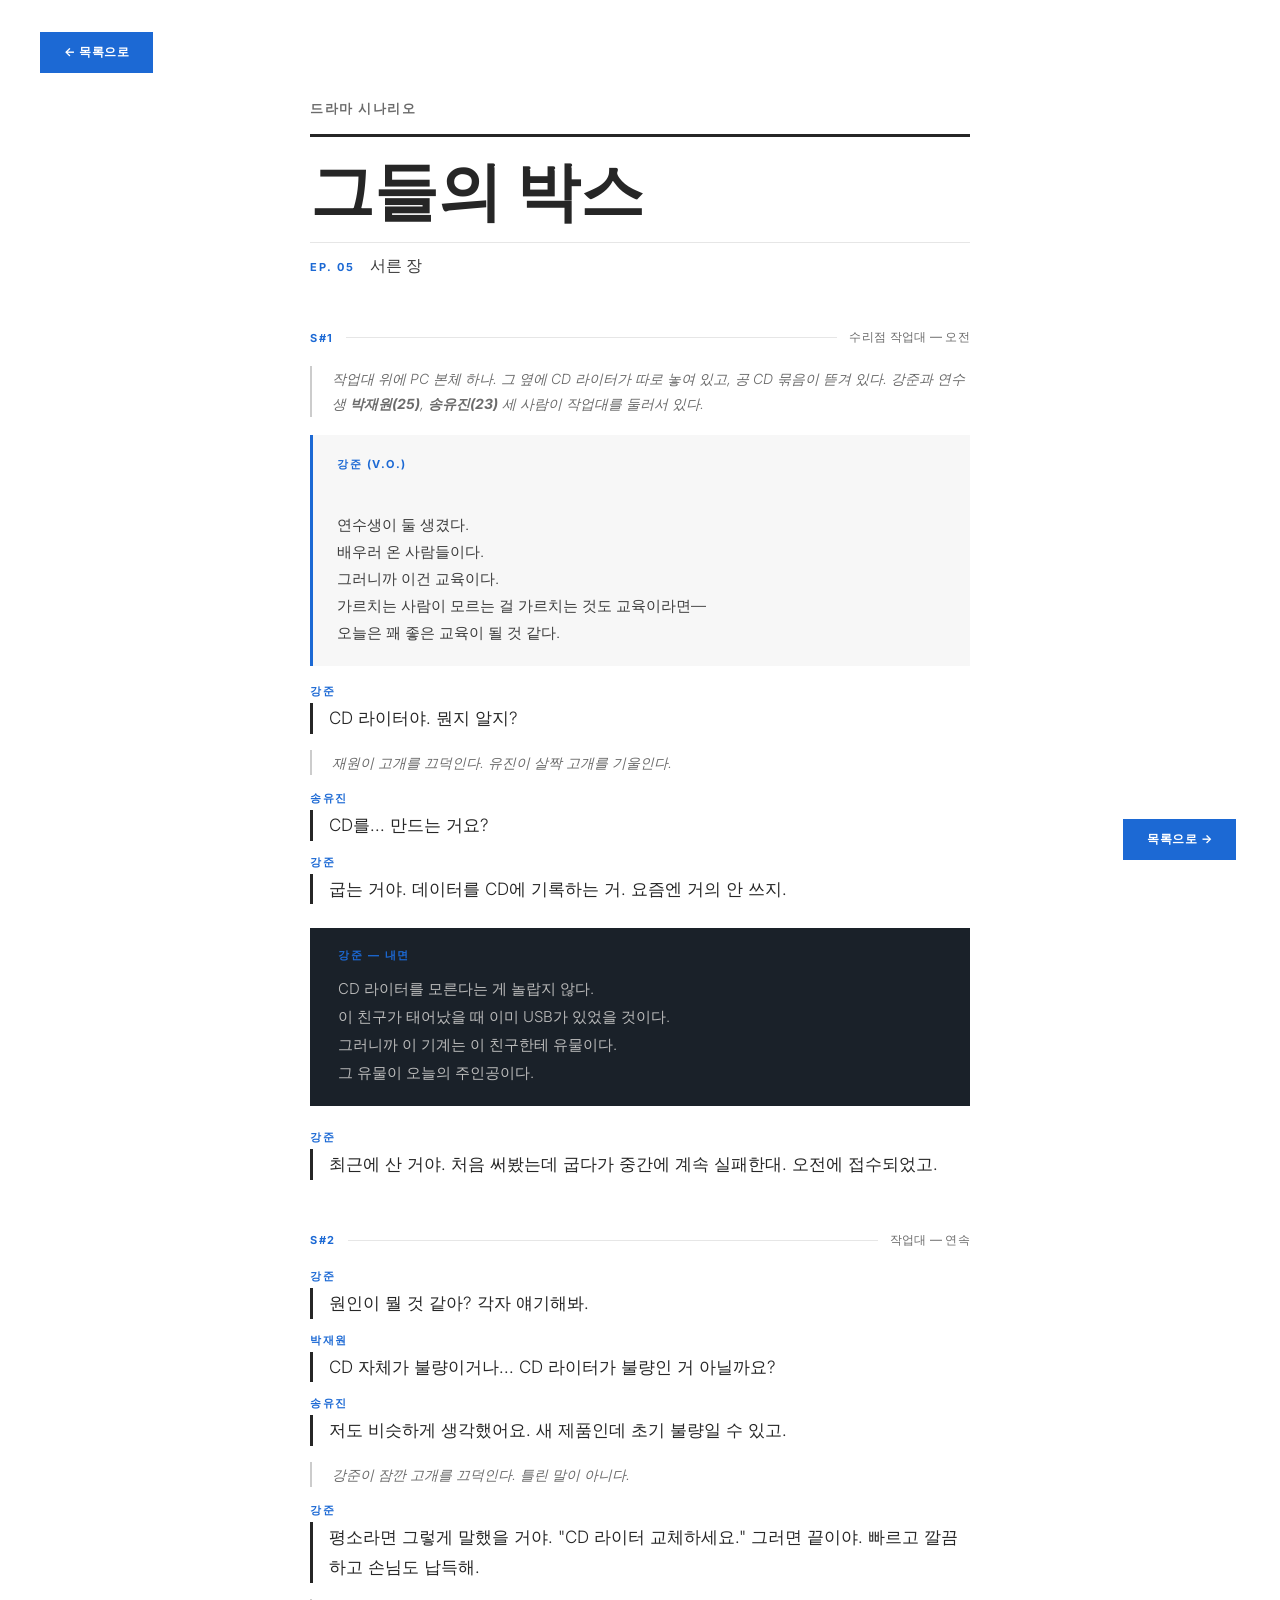
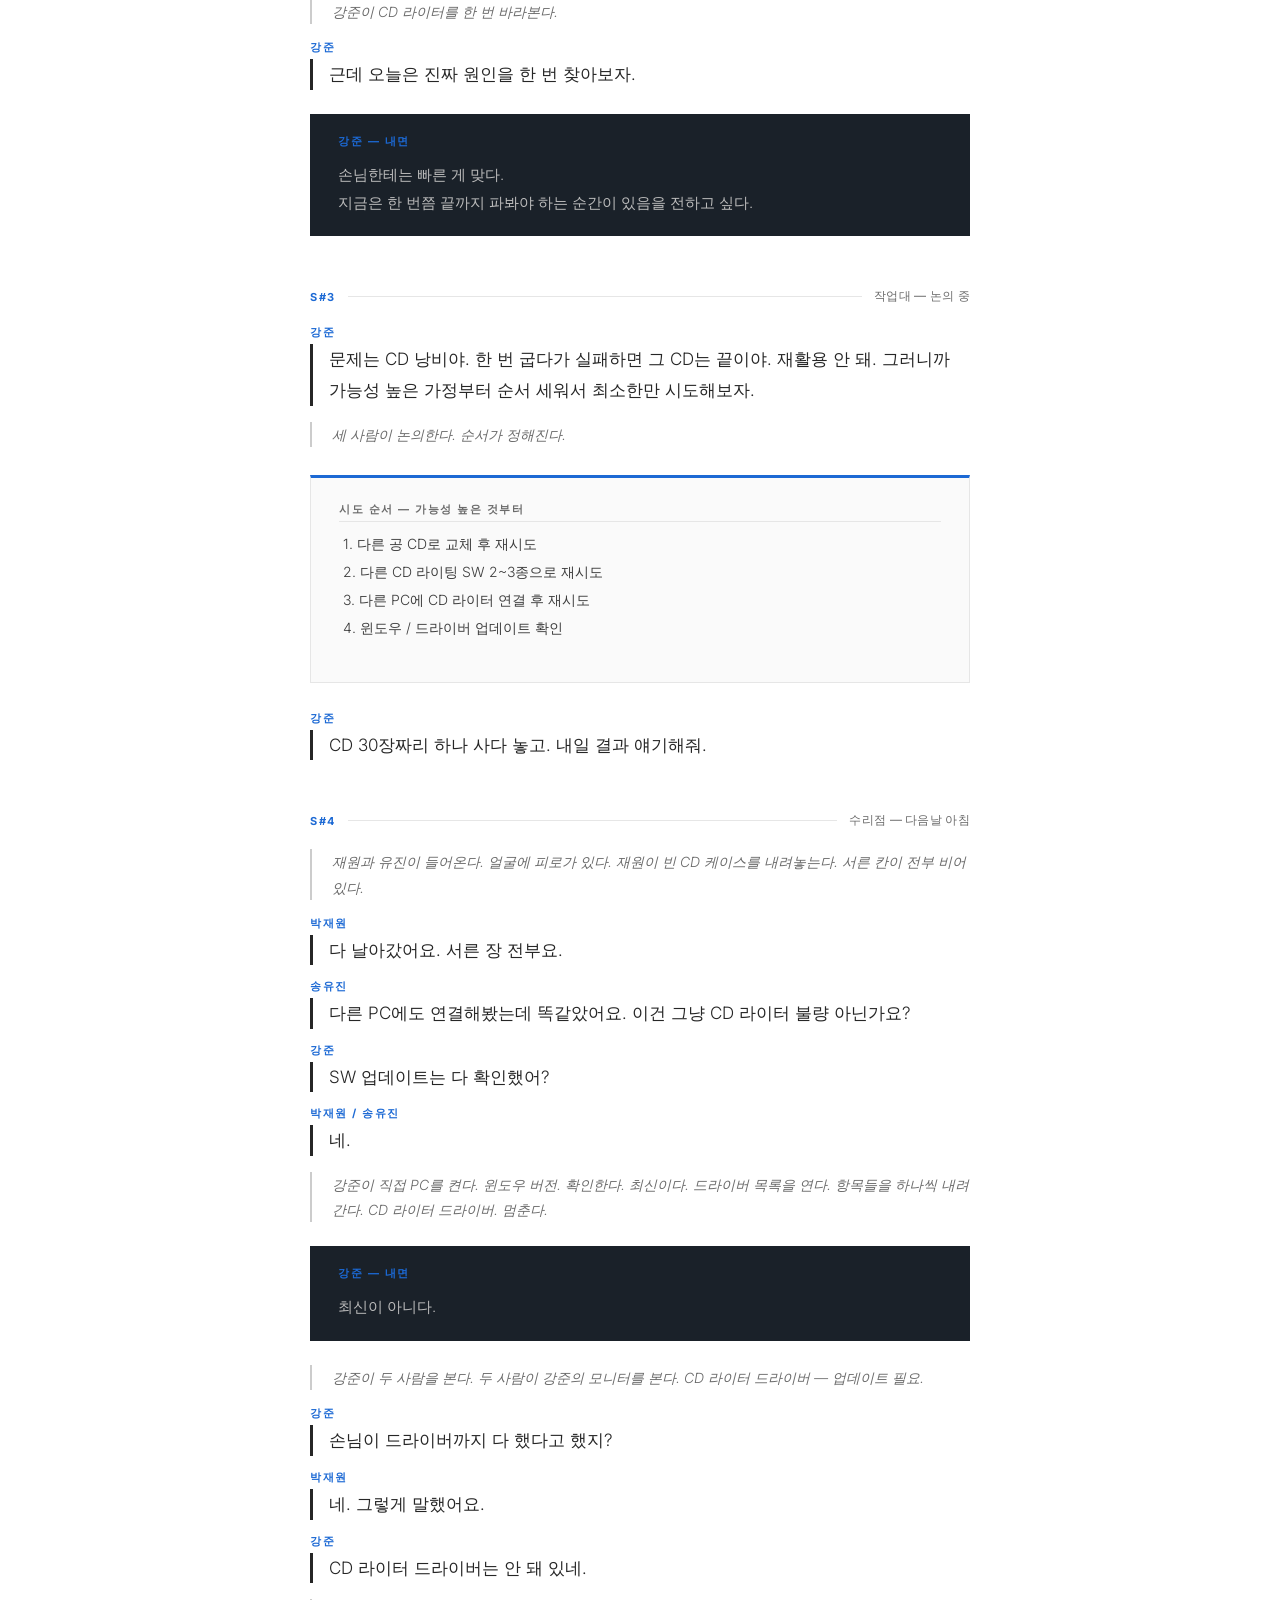
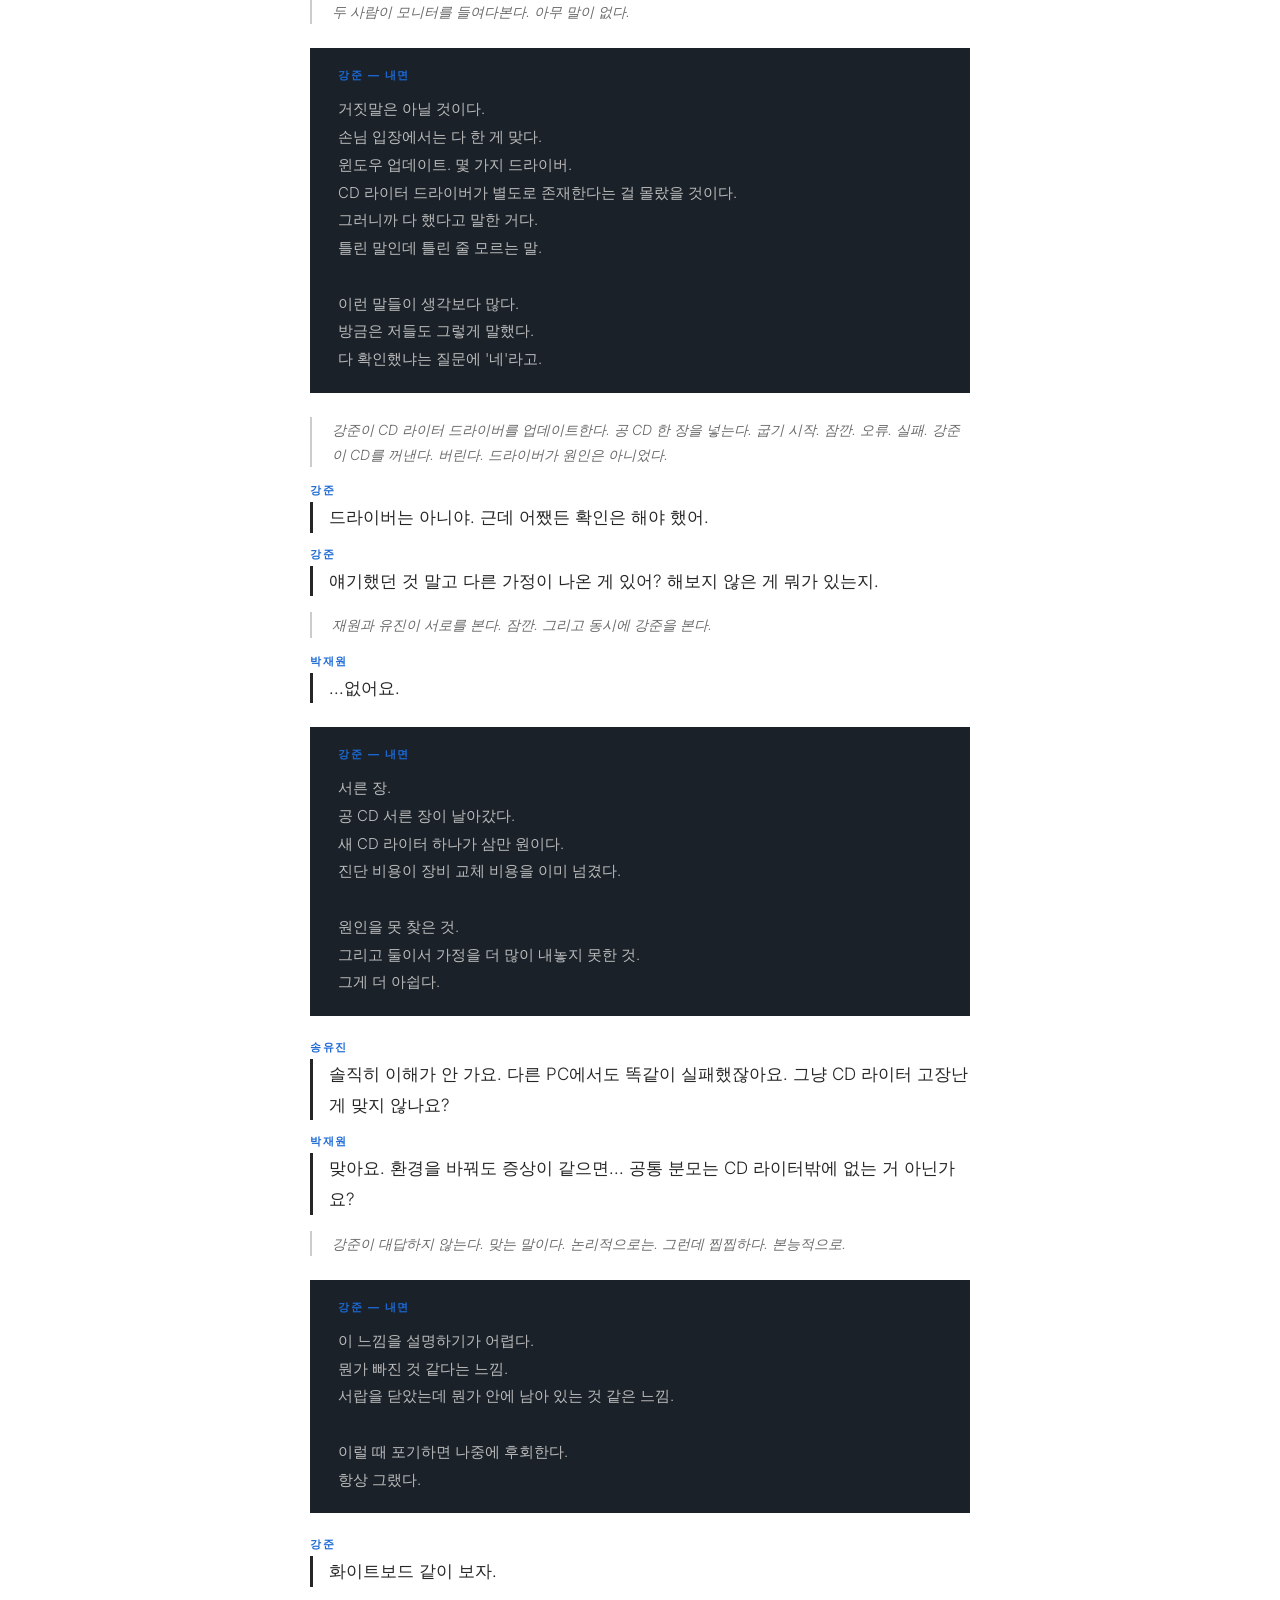
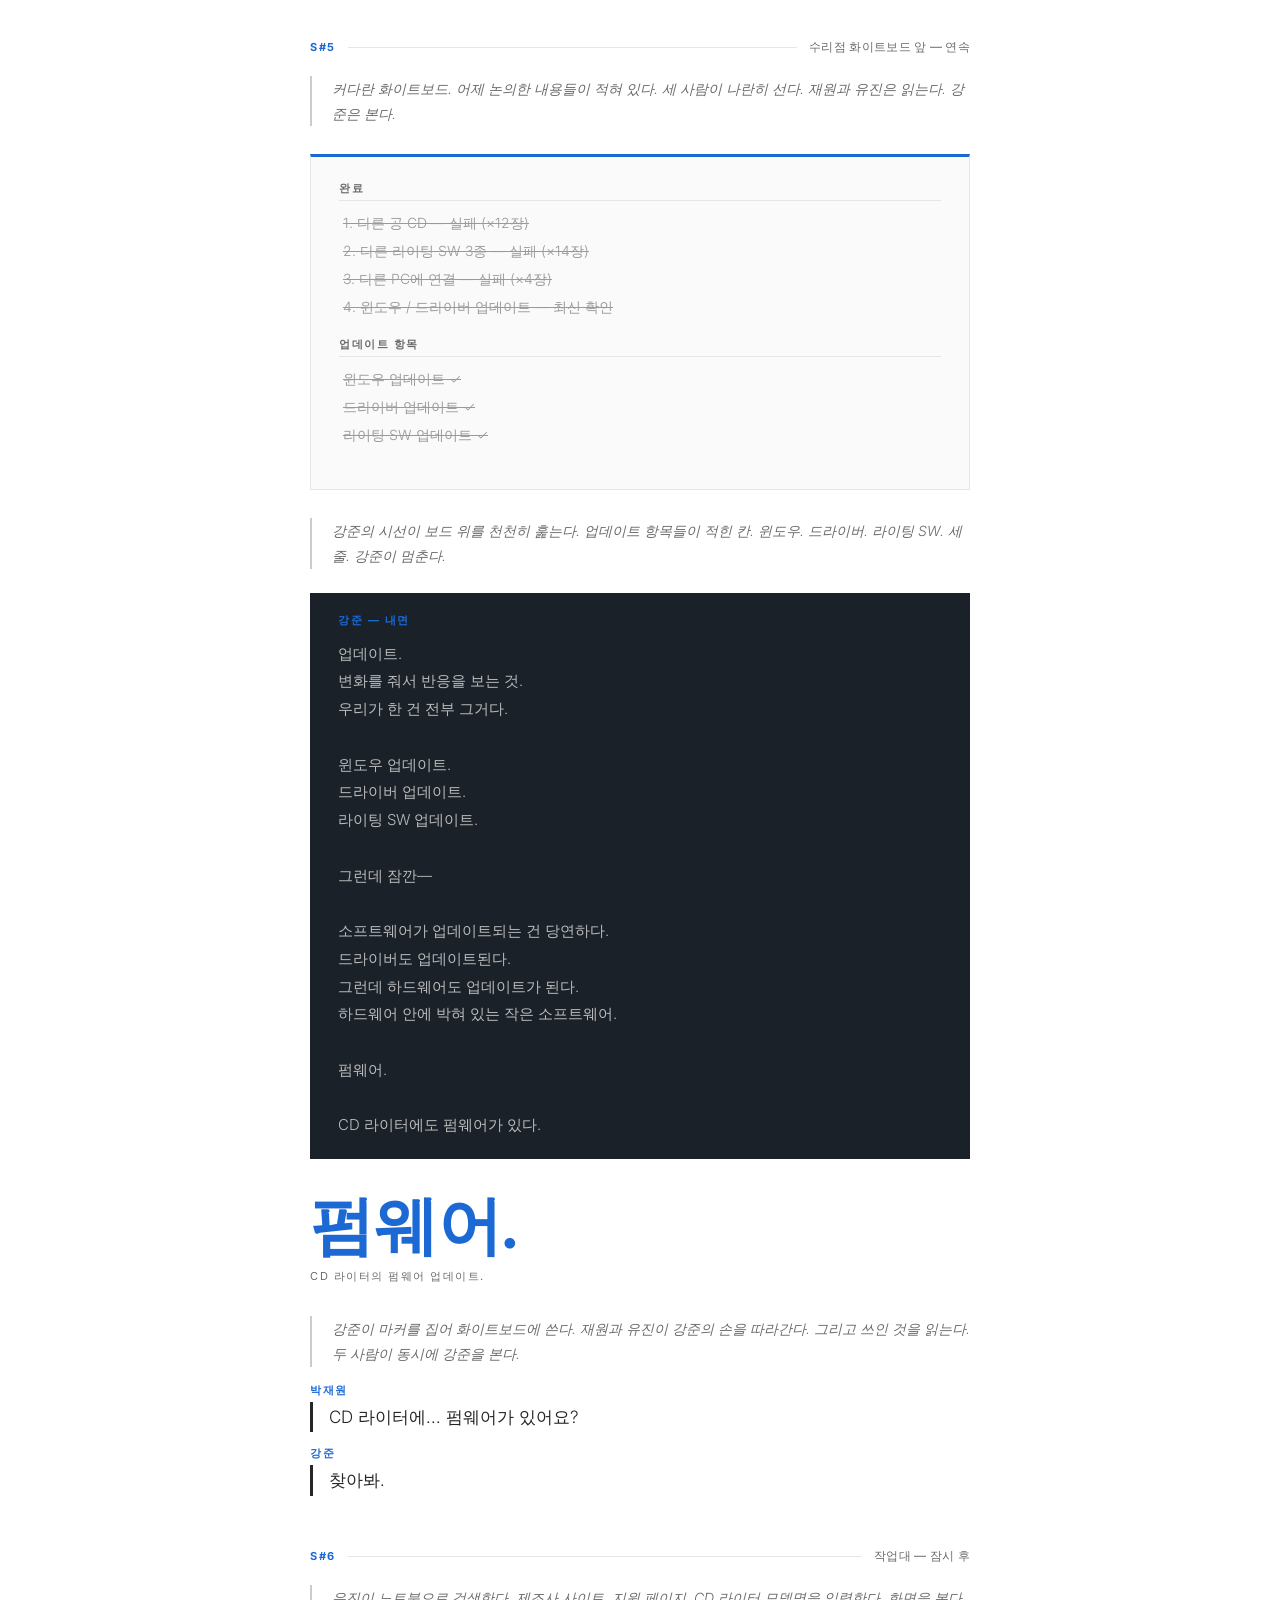
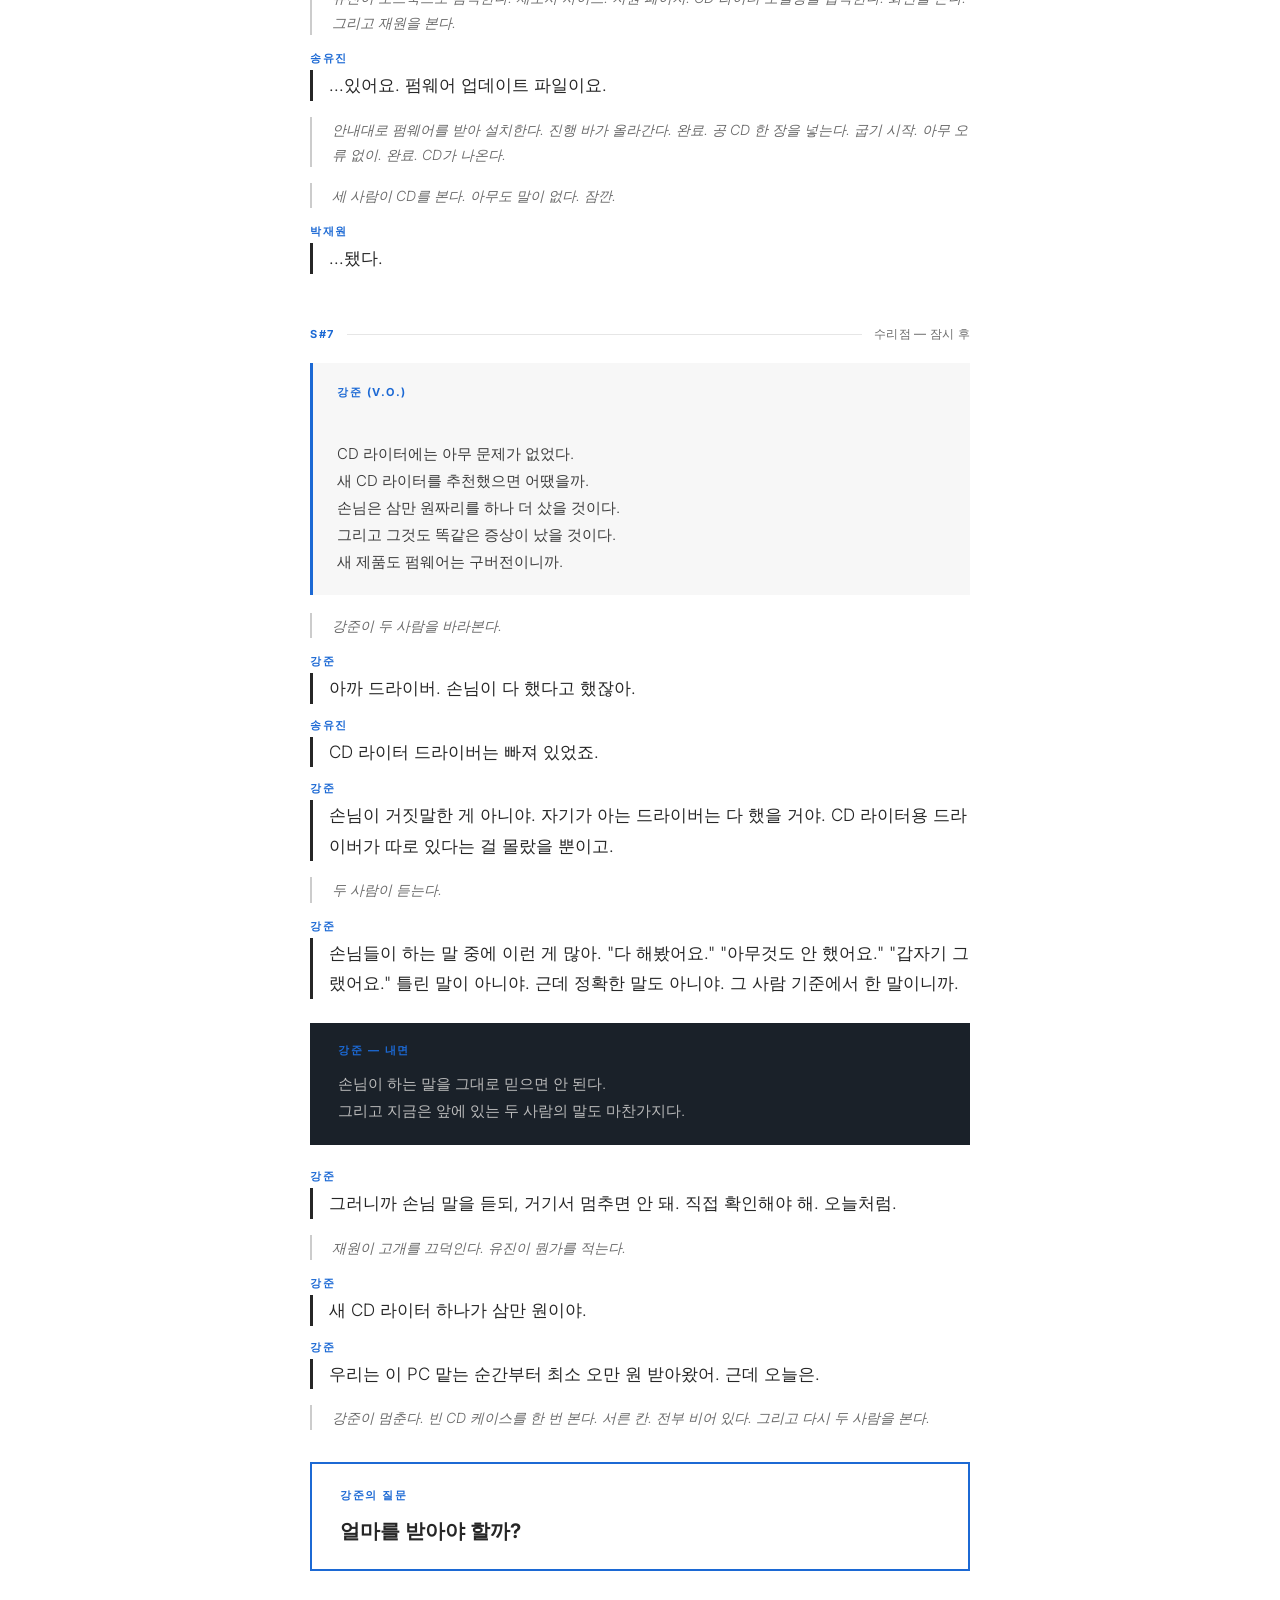
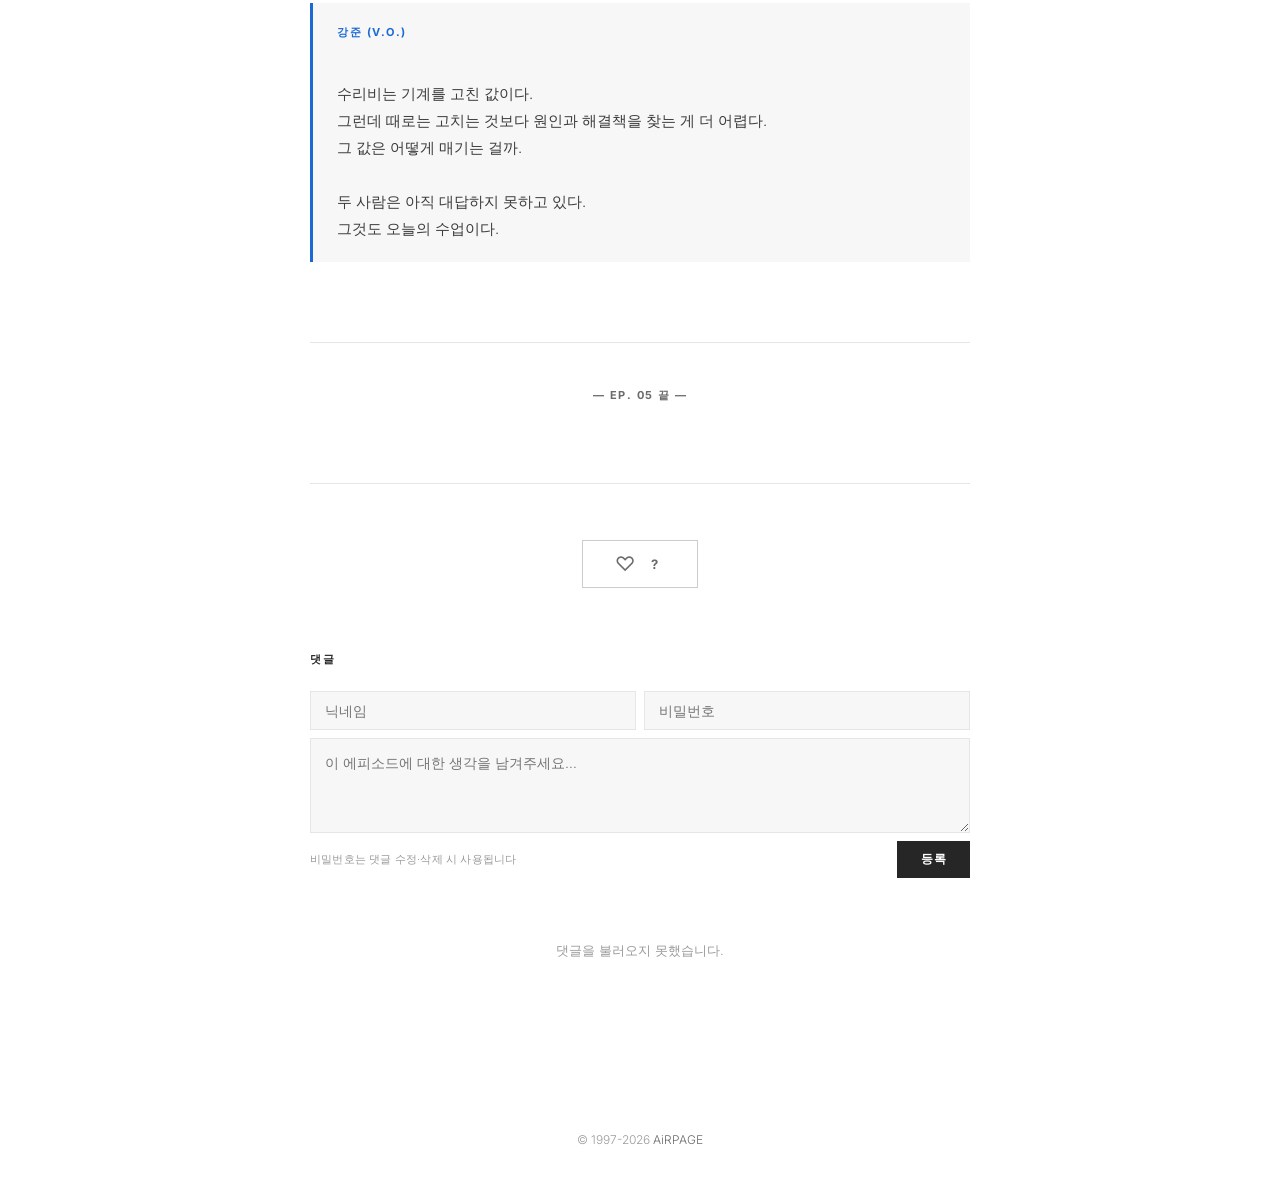
<file: EP_05.html>
<!DOCTYPE html>
<html lang="ko">
<head>
  <!-- Global site tag (gtag.js) - Google Analytics -->
  <script async src="https://www.googletagmanager.com/gtag/js?id=G-VN0SHYYDW1"></script>
  <script>
    window.dataLayer = window.dataLayer || [];
    function gtag(){dataLayer.push(arguments);}
    gtag('js', new Date());

    gtag('config', 'G-VN0SHYYDW1');
  </script>
<meta charset="UTF-8">
<meta name="viewport" content="width=device-width, initial-scale=1.0">
<title>그들의 박스 — EP.05</title>
<meta name="description" content="연수생 둘과 강준이 CD 라이터 하나를 두고 이틀을 보냈다. 공 CD 서른 장이 날아갔다. 그리고 강준은 여전히 찝찝하다.">
<meta name="keywords" content="그들의 박스, EP05, 서른 장, 드라마 시나리오, 이강준, 수리기사">
<meta name="author" content="그들의 박스">
<meta name="robots" content="index, follow">
<meta name="theme-color" content="#1c69d4">
<link rel="canonical" href="EP_05.html">

<!-- ── Open Graph ── -->
<meta property="og:type" content="video.episode">
<meta property="og:site_name" content="그들의 박스">
<meta property="og:title" content="그들의 박스 EP.05 — 서른 장">
<meta property="og:description" content="연수생 둘과 강준이 CD 라이터 하나를 두고 이틀을 보냈다. 공 CD 서른 장이 날아갔다. 그리고 강준은 여전히 찝찝하다.">
<meta property="og:image" content="og-image.png">
<meta property="og:image:width" content="1200">
<meta property="og:image:height" content="630">
<meta property="og:image:alt" content="그들의 박스 — 드라마 시나리오">
<meta property="og:locale" content="ko_KR">
<meta property="og:url" content="https://airpage.org/book/thebox/EP_05.html">

<!-- ── Twitter Card ── -->
<meta name="twitter:card" content="summary_large_image">
<meta name="twitter:title" content="그들의 박스 EP.05 — 서른 장">
<meta name="twitter:description" content="연수생 둘과 강준이 CD 라이터 하나를 두고 이틀을 보냈다. 공 CD 서른 장이 날아갔다. 그리고 강준은 여전히 찝찝하다.">
<meta name="twitter:image" content="og-image.png">

<!-- ── Favicon ── -->
<link rel="icon" type="image/png" href="favicon-96x96.png" sizes="96x96" />
<link rel="icon" type="image/svg+xml" href="favicon.svg" />
<link rel="shortcut icon" href="favicon.ico" />
<link rel="apple-touch-icon" sizes="180x180" href="apple-touch-icon.png" />
<meta name="apple-mobile-web-app-title" content="thebox" />
<link rel="manifest" href="site.webmanifest" />

<link rel="stylesheet" href="style.css">
</head>
<body>
<a class="back-top" href="index.html">← 목록으로</a>
<div class="page">

  <div class="series-label">드라마 시나리오</div>

  <div class="title-block">
    <h1>그들의 박스</h1>
  </div>

  <div class="ep-line">
    <span class="ep-number">EP. 05</span>
    <span class="ep-title">서른 장</span>
  </div>

  <!-- SCENE 1 -->
  <div class="scene-head s1">
    <span class="scene-num">S#1</span>
    <div class="scene-line"></div>
    <span class="scene-loc">수리점 작업대 — 오전</span>
  </div>

  <p class="direction s2">
    작업대 위에 PC 본체 하나.
    그 옆에 CD 라이터가 따로 놓여 있고,
    공 CD 묶음이 뜯겨 있다.
    강준과 연수생 <strong>박재원(25)</strong>, <strong>송유진(23)</strong>
    세 사람이 작업대를 둘러서 있다.
  </p>

  <div class="narration s3">
    <em>강준 (V.O.)</em><br>
    연수생이 둘 생겼다.<br>
    배우러 온 사람들이다.<br>
    그러니까 이건 교육이다.<br>
    가르치는 사람이 모르는 걸 가르치는 것도 교육이라면—<br>
    오늘은 꽤 좋은 교육이 될 것 같다.
  </div>

  <div class="dialogue-block s4">
    <div class="speaker">강준</div>
    <div class="line">CD 라이터야. 뭔지 알지?</div>
  </div>

  <p class="direction s5">
    재원이 고개를 끄덕인다.
    유진이 살짝 고개를 기울인다.
  </p>

  <div class="dialogue-block s6">
    <div class="speaker">송유진</div>
    <div class="line">CD를... 만드는 거요?</div>
  </div>

  <div class="dialogue-block s7">
    <div class="speaker">강준</div>
    <div class="line">굽는 거야. 데이터를 CD에 기록하는 거. 요즘엔 거의 안 쓰지.</div>
  </div>

  <div class="thought s8">
    <div class="thought-label">강준 — 내면</div>
    <p>
      CD 라이터를 모른다는 게 놀랍지 않다.<br>
      이 친구가 태어났을 때 이미 USB가 있었을 것이다.<br>
      그러니까 이 기계는 이 친구한테 유물이다.<br>
      그 유물이 오늘의 주인공이다.
    </p>
  </div>

  <div class="dialogue-block s9">
    <div class="speaker">강준</div>
    <div class="line">최근에 산 거야. 처음 써봤는데 굽다가 중간에 계속 실패한대. 오전에 접수되었고.</div>
  </div>

  <!-- SCENE 2 -->
  <div class="scene-head s10">
    <span class="scene-num">S#2</span>
    <div class="scene-line"></div>
    <span class="scene-loc">작업대 — 연속</span>
  </div>

  <div class="dialogue-block s11">
    <div class="speaker">강준</div>
    <div class="line">원인이 뭘 것 같아? 각자 얘기해봐.</div>
  </div>

  <div class="dialogue-block s12">
    <div class="speaker">박재원</div>
    <div class="line">CD 자체가 불량이거나... CD 라이터가 불량인 거 아닐까요?</div>
  </div>

  <div class="dialogue-block s13">
    <div class="speaker">송유진</div>
    <div class="line">저도 비슷하게 생각했어요. 새 제품인데 초기 불량일 수 있고.</div>
  </div>

  <p class="direction s14">
    강준이 잠깐 고개를 끄덕인다.
    틀린 말이 아니다.
  </p>

  <div class="dialogue-block s15">
    <div class="speaker">강준</div>
    <div class="line">평소라면 그렇게 말했을 거야. "CD 라이터 교체하세요." 그러면 끝이야. 빠르고 깔끔하고 손님도 납득해.</div>
  </div>

  <p class="direction s16">
    강준이 CD 라이터를 한 번 바라본다.
  </p>

  <div class="dialogue-block s17">
    <div class="speaker">강준</div>
    <div class="line">근데 오늘은 진짜 원인을 한 번 찾아보자.</div>
  </div>

  <div class="thought s18">
    <div class="thought-label">강준 — 내면</div>
    <p>
      손님한테는 빠른 게 맞다.<br>      
      지금은 한 번쯤 끝까지 파봐야 하는 순간이 있음을 전하고 싶다.
    </p>
  </div>

  <!-- SCENE 3 -->
  <div class="scene-head s19">
    <span class="scene-num">S#3</span>
    <div class="scene-line"></div>
    <span class="scene-loc">작업대 — 논의 중</span>
  </div>

  <div class="dialogue-block s20">
    <div class="speaker">강준</div>
    <div class="line">문제는 CD 낭비야. 한 번 굽다가 실패하면 그 CD는 끝이야. 재활용 안 돼. 그러니까 가능성 높은 가정부터 순서 세워서 최소한만 시도해보자.</div>
  </div>

  <p class="direction s21">
    세 사람이 논의한다.
    순서가 정해진다.
  </p>

  <div class="whiteboard s22">
    <div class="wb-section">
      <div class="wb-title">시도 순서 — 가능성 높은 것부터</div>
      <div class="wb-items">
        1. 다른 공 CD로 교체 후 재시도<br>
        2. 다른 CD 라이팅 SW 2~3종으로 재시도<br>
        3. 다른 PC에 CD 라이터 연결 후 재시도<br>
        4. 윈도우 / 드라이버 업데이트 확인
      </div>
    </div>
  </div>

  <div class="dialogue-block s23">
    <div class="speaker">강준</div>
    <div class="line">CD 30장짜리 하나 사다 놓고. 내일 결과 얘기해줘.</div>
  </div>

  <!-- SCENE 4 -->
  <div class="scene-head s24">
    <span class="scene-num">S#4</span>
    <div class="scene-line"></div>
    <span class="scene-loc">수리점 — 다음날 아침</span>
  </div>

  <p class="direction s25">
    재원과 유진이 들어온다.
    얼굴에 피로가 있다.
    재원이 빈 CD 케이스를 내려놓는다.
    서른 칸이 전부 비어 있다.
  </p>

  <div class="dialogue-block s26">
    <div class="speaker">박재원</div>
    <div class="line">다 날아갔어요. 서른 장 전부요.</div>
  </div>

  <div class="dialogue-block s27">
    <div class="speaker">송유진</div>
    <div class="line">다른 PC에도 연결해봤는데 똑같았어요. 이건 그냥 CD 라이터 불량 아닌가요?</div>
  </div>

  <div class="dialogue-block s28">
    <div class="speaker">강준</div>
    <div class="line">SW 업데이트는 다 확인했어?</div>
  </div>

  <div class="dialogue-block s29">
    <div class="speaker">박재원 / 송유진</div>
    <div class="line">네.</div>
  </div>

  <p class="direction s30">
    강준이 직접 PC를 켠다.
    윈도우 버전. 확인한다. 최신이다.
    드라이버 목록을 연다.
    항목들을 하나씩 내려간다.
    CD 라이터 드라이버.
    멈춘다.
  </p>

  <div class="thought s31">
    <div class="thought-label">강준 — 내면</div>
    <p>최신이 아니다.</p>
  </div>

  <p class="direction s32">
    강준이 두 사람을 본다.
    두 사람이 강준의 모니터를 본다.
    CD 라이터 드라이버 — 업데이트 필요.
  </p>

  <div class="dialogue-block s33">
    <div class="speaker">강준</div>
    <div class="line">손님이 드라이버까지 다 했다고 했지?</div>
  </div>

  <div class="dialogue-block s34">
    <div class="speaker">박재원</div>
    <div class="line">네. 그렇게 말했어요.</div>
  </div>

  <div class="dialogue-block s35">
    <div class="speaker">강준</div>
    <div class="line">CD 라이터 드라이버는 안 돼 있네.</div>
  </div>

  <p class="direction s36">
    두 사람이 모니터를 들여다본다.
    아무 말이 없다.
  </p>

  <div class="thought s37">
    <div class="thought-label">강준 — 내면</div>
    <p>
      거짓말은 아닐 것이다.<br>
      손님 입장에서는 다 한 게 맞다.<br>
      윈도우 업데이트. 몇 가지 드라이버.<br>
      CD 라이터 드라이버가 별도로 존재한다는 걸 몰랐을 것이다.<br>
      그러니까 다 했다고 말한 거다.<br>
      틀린 말인데 틀린 줄 모르는 말.<br><br>
      이런 말들이 생각보다 많다.<br>
      방금은 저들도 그렇게 말했다.<br>
      다 확인했냐는 질문에 '네'라고.
    </p>
  </div>

  <p class="direction s38">
    강준이 CD 라이터 드라이버를 업데이트한다.
    공 CD 한 장을 넣는다.
    굽기 시작.
    잠깐.
    오류. 실패.
    강준이 CD를 꺼낸다. 버린다.
    드라이버가 원인은 아니었다.
  </p>

  <div class="dialogue-block s39">
    <div class="speaker">강준</div>
    <div class="line">드라이버는 아니야. 근데 어쨌든 확인은 해야 했어.</div>
  </div>

  <div class="dialogue-block s40">
    <div class="speaker">강준</div>
    <div class="line">얘기했던 것 말고 다른 가정이 나온 게 있어? 해보지 않은 게 뭐가 있는지.</div>
  </div>

  <p class="direction s41">
    재원과 유진이 서로를 본다.
    잠깐.
    그리고 동시에 강준을 본다.
  </p>

  <div class="dialogue-block s42">
    <div class="speaker">박재원</div>
    <div class="line">...없어요.</div>
  </div>

  <div class="thought s43">
    <div class="thought-label">강준 — 내면</div>
    <p>
      서른 장.<br>
      공 CD 서른 장이 날아갔다.<br>
      새 CD 라이터 하나가 삼만 원이다.<br>
      진단 비용이 장비 교체 비용을 이미 넘겼다.<br><br>
      원인을 못 찾은 것.<br>
      그리고 둘이서 가정을 더 많이 내놓지 못한 것.<br>
      그게 더 아쉽다.
    </p>
  </div>

  <div class="dialogue-block s44">
    <div class="speaker">송유진</div>
    <div class="line">솔직히 이해가 안 가요. 다른 PC에서도 똑같이 실패했잖아요. 그냥 CD 라이터 고장난 게 맞지 않나요?</div>
  </div>

  <div class="dialogue-block s45">
    <div class="speaker">박재원</div>
    <div class="line">맞아요. 환경을 바꿔도 증상이 같으면... 공통 분모는 CD 라이터밖에 없는 거 아닌가요?</div>
  </div>

  <p class="direction s46">
    강준이 대답하지 않는다.
    맞는 말이다. 논리적으로는.
    그런데 찝찝하다.
    본능적으로.
  </p>

  <div class="thought s47">
    <div class="thought-label">강준 — 내면</div>
    <p>
      이 느낌을 설명하기가 어렵다.<br>
      뭔가 빠진 것 같다는 느낌.<br>
      서랍을 닫았는데 뭔가 안에 남아 있는 것 같은 느낌.<br><br>
      이럴 때 포기하면 나중에 후회한다.<br>
      항상 그랬다.
    </p>
  </div>

  <div class="dialogue-block s48">
    <div class="speaker">강준</div>
    <div class="line">화이트보드 같이 보자.</div>
  </div>

  <!-- SCENE 5 -->
  <div class="scene-head s49">
    <span class="scene-num">S#5</span>
    <div class="scene-line"></div>
    <span class="scene-loc">수리점 화이트보드 앞 — 연속</span>
  </div>

  <p class="direction" style="opacity:0; animation: fadeUp 0.6s ease 5.9s forwards;">
    커다란 화이트보드.
    어제 논의한 내용들이 적혀 있다.
    세 사람이 나란히 선다.
    재원과 유진은 읽는다.
    강준은 본다.
  </p>

  <div class="whiteboard" style="opacity:0; animation: fadeUp 0.6s ease 6.0s forwards;">
    <div class="wb-section">
      <div class="wb-title">완료</div>
      <div class="wb-items">
        <span class="done">1. 다른 공 CD — 실패 (×12장)</span><br>
        <span class="done">2. 다른 라이팅 SW 3종 — 실패 (×14장)</span><br>
        <span class="done">3. 다른 PC에 연결 — 실패 (×4장)</span><br>
        <span class="done">4. 윈도우 / 드라이버 업데이트 — 최신 확인</span>
      </div>
    </div>
    <div class="wb-section">
      <div class="wb-title">업데이트 항목</div>
      <div class="wb-items">
        <span class="done">윈도우 업데이트 ✓</span><br>
        <span class="done">드라이버 업데이트 ✓</span><br>
        <span class="done">라이팅 SW 업데이트 ✓</span><br>        
      </div>
    </div>
  </div>

  <p class="direction" style="opacity:0; animation: fadeUp 0.6s ease 6.1s forwards;">
    강준의 시선이 보드 위를 천천히 훑는다.
    업데이트 항목들이 적힌 칸.
    윈도우. 드라이버. 라이팅 SW.
    세 줄.
    강준이 멈춘다.
  </p>

  <div class="thought" style="opacity:0; animation: fadeUp 0.6s ease 6.2s forwards;">
    <div class="thought-label">강준 — 내면</div>
    <p>
      업데이트.<br>
      변화를 줘서 반응을 보는 것.<br>
      우리가 한 건 전부 그거다.<br><br>
      윈도우 업데이트.<br>
      드라이버 업데이트.<br>
      라이팅 SW 업데이트.<br><br>
      그런데 잠깐—<br><br>
      소프트웨어가 업데이트되는 건 당연하다.<br>
      드라이버도 업데이트된다.<br>
      그런데 하드웨어도 업데이트가 된다.<br>
      하드웨어 안에 박혀 있는 작은 소프트웨어.<br><br>
      펌웨어.<br><br>
      CD 라이터에도 펌웨어가 있다.
    </p>
  </div>

  <!-- 극적 발견 순간 -->
  <div class="epiphany" style="opacity:0; animation: fadeUp 0.6s ease 6.3s forwards;">
    <span class="epiphany-word">펌웨어.</span>
    <span class="epiphany-sub">CD 라이터의 펌웨어 업데이트.</span>
  </div>

  <p class="direction" style="opacity:0; animation: fadeUp 0.6s ease 6.4s forwards;">
    강준이 마커를 집어 화이트보드에 쓴다.
    재원과 유진이 강준의 손을 따라간다.
    그리고 쓰인 것을 읽는다.
    두 사람이 동시에 강준을 본다.
  </p>

  <div class="dialogue-block" style="opacity:0; animation: fadeUp 0.6s ease 6.5s forwards;">
    <div class="speaker">박재원</div>
    <div class="line">CD 라이터에... 펌웨어가 있어요?</div>
  </div>

  <div class="dialogue-block" style="opacity:0; animation: fadeUp 0.6s ease 6.6s forwards;">
    <div class="speaker">강준</div>
    <div class="line">찾아봐.</div>
  </div>

  <!-- SCENE 6 -->
  <div class="scene-head" style="opacity:0; animation: fadeUp 0.6s ease 6.7s forwards;">
    <span class="scene-num">S#6</span>
    <div class="scene-line"></div>
    <span class="scene-loc">작업대 — 잠시 후</span>
  </div>

  <p class="direction" style="opacity:0; animation: fadeUp 0.6s ease 6.8s forwards;">
    유진이 노트북으로 검색한다.
    제조사 사이트. 지원 페이지.
    CD 라이터 모델명을 입력한다.
    화면을 본다.
    그리고 재원을 본다.
  </p>

  <div class="dialogue-block" style="opacity:0; animation: fadeUp 0.6s ease 6.9s forwards;">
    <div class="speaker">송유진</div>
    <div class="line">...있어요. 펌웨어 업데이트 파일이요.</div>
  </div>

  <p class="direction" style="opacity:0; animation: fadeUp 0.6s ease 7.0s forwards;">
    안내대로 펌웨어를 받아 설치한다.
    진행 바가 올라간다. 완료.
    공 CD 한 장을 넣는다.
    굽기 시작.
    아무 오류 없이.
    완료.
    CD가 나온다.
  </p>

  <p class="direction" style="opacity:0; animation: fadeUp 0.6s ease 7.1s forwards;">
    세 사람이 CD를 본다.
    아무도 말이 없다.
    잠깐.
  </p>

  <div class="dialogue-block" style="opacity:0; animation: fadeUp 0.6s ease 7.2s forwards;">
    <div class="speaker">박재원</div>
    <div class="line">...됐다.</div>
  </div>

  <!-- SCENE 7 -->
  <div class="scene-head" style="opacity:0; animation: fadeUp 0.6s ease 7.3s forwards;">
    <span class="scene-num">S#7</span>
    <div class="scene-line"></div>
    <span class="scene-loc">수리점 — 잠시 후</span>
  </div>

  <div class="narration" style="opacity:0; animation: fadeUp 0.6s ease 7.4s forwards;">
    <em>강준 (V.O.)</em><br>
    CD 라이터에는 아무 문제가 없었다.<br>
    새 CD 라이터를 추천했으면 어땠을까.<br>
    손님은 삼만 원짜리를 하나 더 샀을 것이다.<br>
    그리고 그것도 똑같은 증상이 났을 것이다.<br>
    새 제품도 펌웨어는 구버전이니까.
  </div>

  <p class="direction" style="opacity:0; animation: fadeUp 0.6s ease 7.5s forwards;">
    강준이 두 사람을 바라본다.
  </p>

  <div class="dialogue-block" style="opacity:0; animation: fadeUp 0.6s ease 7.6s forwards;">
    <div class="speaker">강준</div>
    <div class="line">아까 드라이버. 손님이 다 했다고 했잖아.</div>
  </div>

  <div class="dialogue-block" style="opacity:0; animation: fadeUp 0.6s ease 7.7s forwards;">
    <div class="speaker">송유진</div>
    <div class="line">CD 라이터 드라이버는 빠져 있었죠.</div>
  </div>

  <div class="dialogue-block" style="opacity:0; animation: fadeUp 0.6s ease 7.8s forwards;">
    <div class="speaker">강준</div>
    <div class="line">손님이 거짓말한 게 아니야. 자기가 아는 드라이버는 다 했을 거야. CD 라이터용 드라이버가 따로 있다는 걸 몰랐을 뿐이고.</div>
  </div>

  <p class="direction" style="opacity:0; animation: fadeUp 0.6s ease 7.9s forwards;">
    두 사람이 듣는다.
  </p>

  <div class="dialogue-block" style="opacity:0; animation: fadeUp 0.6s ease 8.0s forwards;">
    <div class="speaker">강준</div>
    <div class="line">손님들이 하는 말 중에 이런 게 많아. "다 해봤어요." "아무것도 안 했어요." "갑자기 그랬어요." 틀린 말이 아니야. 근데 정확한 말도 아니야. 그 사람 기준에서 한 말이니까.</div>
  </div>

  <div class="thought" style="opacity:0; animation: fadeUp 0.6s ease 8.1s forwards;">
    <div class="thought-label">강준 — 내면</div>
    <p>
      손님이 하는 말을 그대로 믿으면 안 된다.<br>
      그리고 지금은 앞에 있는 두 사람의 말도 마찬가지다.
    </p>
  </div>

  <div class="dialogue-block" style="opacity:0; animation: fadeUp 0.6s ease 8.2s forwards;">
    <div class="speaker">강준</div>
    <div class="line">그러니까 손님 말을 듣되, 거기서 멈추면 안 돼. 직접 확인해야 해. 오늘처럼.</div>
  </div>

  <p class="direction" style="opacity:0; animation: fadeUp 0.6s ease 8.3s forwards;">
    재원이 고개를 끄덕인다.
    유진이 뭔가를 적는다.
  </p>

  <div class="dialogue-block" style="opacity:0; animation: fadeUp 0.6s ease 8.4s forwards;">
    <div class="speaker">강준</div>
    <div class="line">새 CD 라이터 하나가 삼만 원이야.</div>
  </div>

  <div class="dialogue-block" style="opacity:0; animation: fadeUp 0.6s ease 8.5s forwards;">
    <div class="speaker">강준</div>
    <div class="line">우리는 이 PC 맡는 순간부터 최소 오만 원 받아왔어. 근데 오늘은.</div>
  </div>

  <p class="direction" style="opacity:0; animation: fadeUp 0.6s ease 8.6s forwards;">
    강준이 멈춘다.
    빈 CD 케이스를 한 번 본다.
    서른 칸. 전부 비어 있다.
    그리고 다시 두 사람을 본다.
  </p>

  <div class="question-box" style="opacity:0; animation: fadeUp 0.6s ease 8.7s forwards;">
    <div class="q-label">강준의 질문</div>
    <div class="q-text">얼마를 받아야 할까?</div>
  </div>

  <div class="narration" style="opacity:0; animation: fadeUp 0.6s ease 8.8s forwards;">
    <em>강준 (V.O.)</em><br>
    수리비는 기계를 고친 값이다.<br>
    그런데 때로는 고치는 것보다 원인과 해결책을 찾는 게 더 어렵다.<br>
    그 값은 어떻게 매기는 걸까.<br><br>
    두 사람은 아직 대답하지 못하고 있다.<br>
    그것도 오늘의 수업이다.
  </div>

  <div class="end-mark" style="animation-delay: 9.0s;">
    <span>— EP. 05 끝 —</span>
  </div>

  <!-- ── 좋아요 · 댓글 ── -->
  <div class="interact-section" data-ep="05">
    <div class="like-row">
      <button class="like-btn" id="likeBtn" type="button" aria-label="좋아요">
        <span class="like-heart">♡</span>
        <span class="like-count">—</span>
      </button>
    </div>
    <section class="comment-area" aria-label="댓글">
      <div class="comment-heading">
        <span class="comment-label">댓글</span>
        <span class="comment-total" id="commentTotal"></span>
      </div>
      <form class="comment-form" id="commentForm" novalidate>
        <div class="comment-meta">
          <input class="ci-field" type="text" id="cmtNick" placeholder="닉네임" maxlength="20" autocomplete="off">
          <input class="ci-field" type="password" id="cmtPw" placeholder="비밀번호" maxlength="30" autocomplete="new-password">
        </div>
        <textarea class="ci-text" id="cmtContent" placeholder="이 에피소드에 대한 생각을 남겨주세요…" rows="3" maxlength="500"></textarea>
        <div class="comment-form-footer">
          <span class="ci-hint">비밀번호는 댓글 수정·삭제 시 사용됩니다</span>
          <button class="comment-submit" type="submit">등록</button>
        </div>
      </form>
      <div class="comment-list" id="commentList"></div>
    </section>
  </div>

</div>
<script src="https://code.jquery.com/jquery-3.7.1.min.js"></script>
<script src="thebox.js"></script>
<a class="back-bottom" href="index.html">목록으로 →</a>
<p class="site-copyright">© 1997-2026 <a href="https://airpage.org" target="_blank">AiRPAGE</a></p>
</body>
</html>
</file>
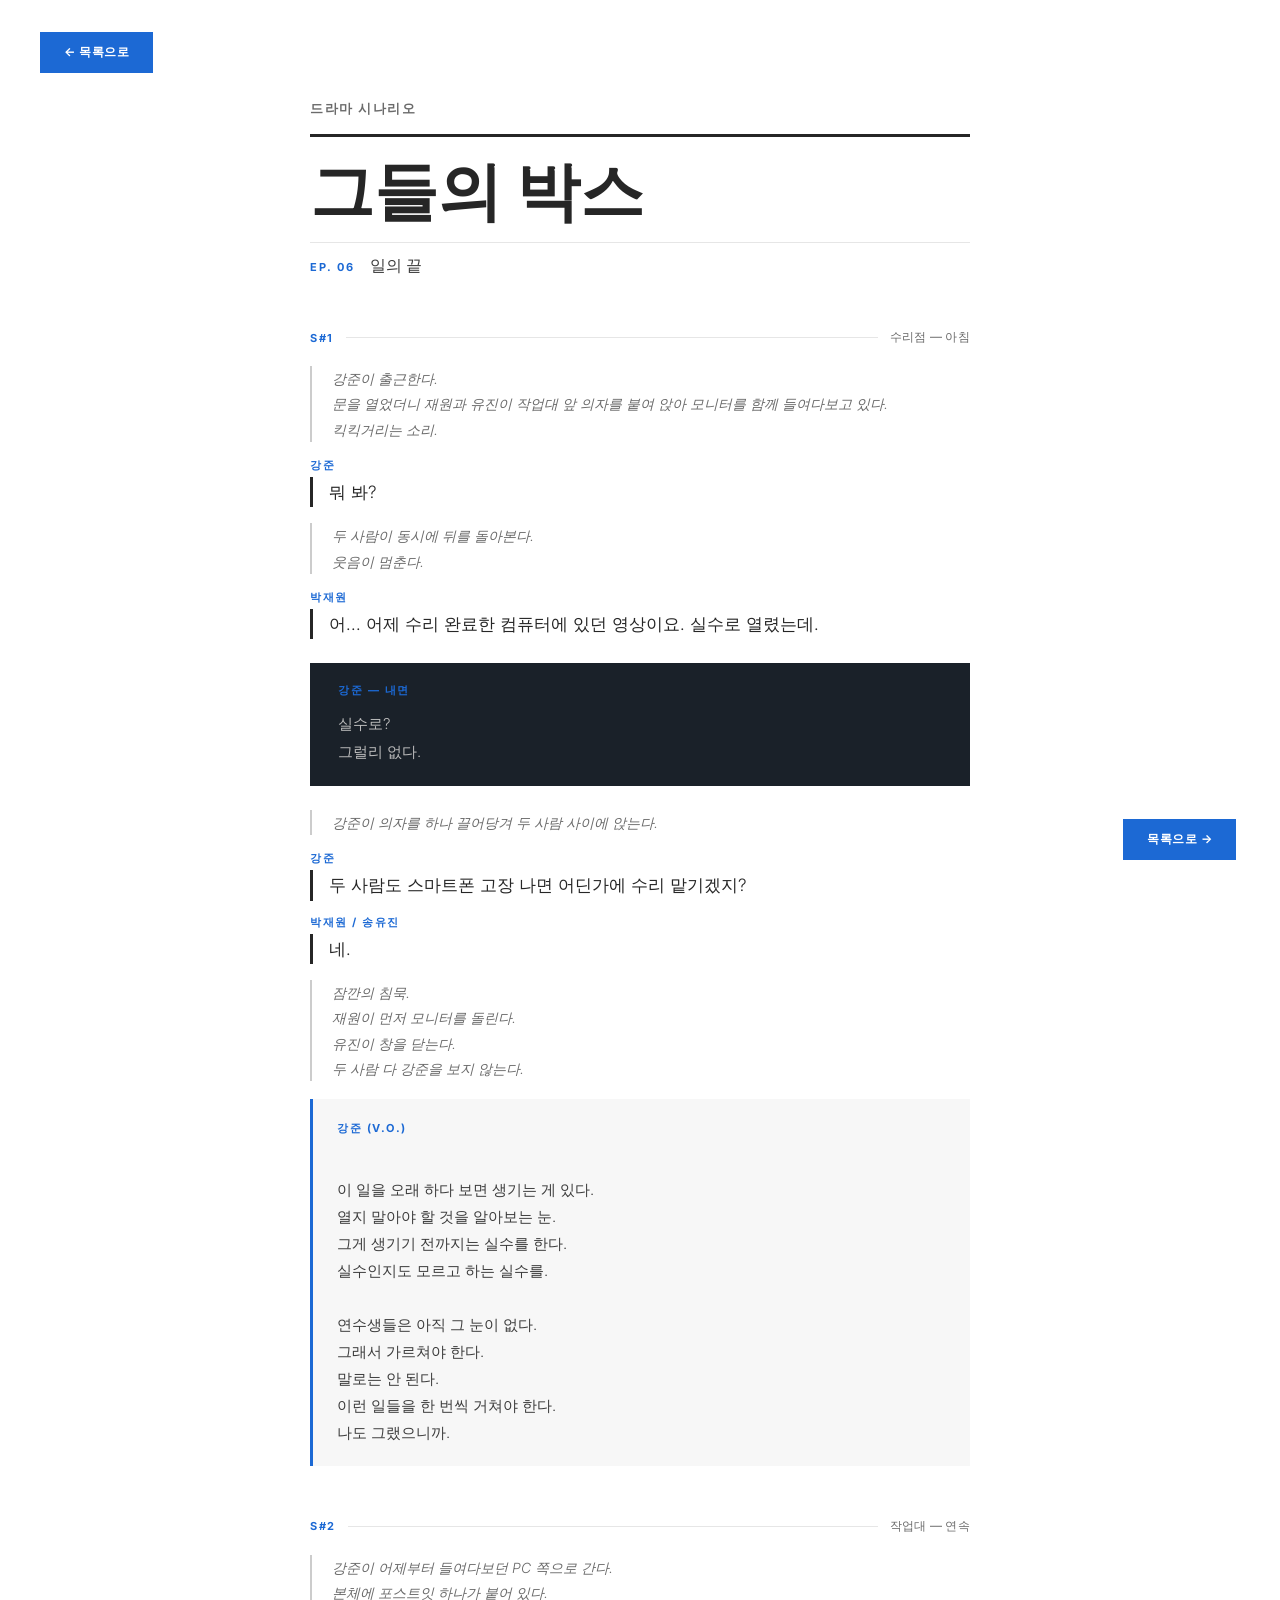
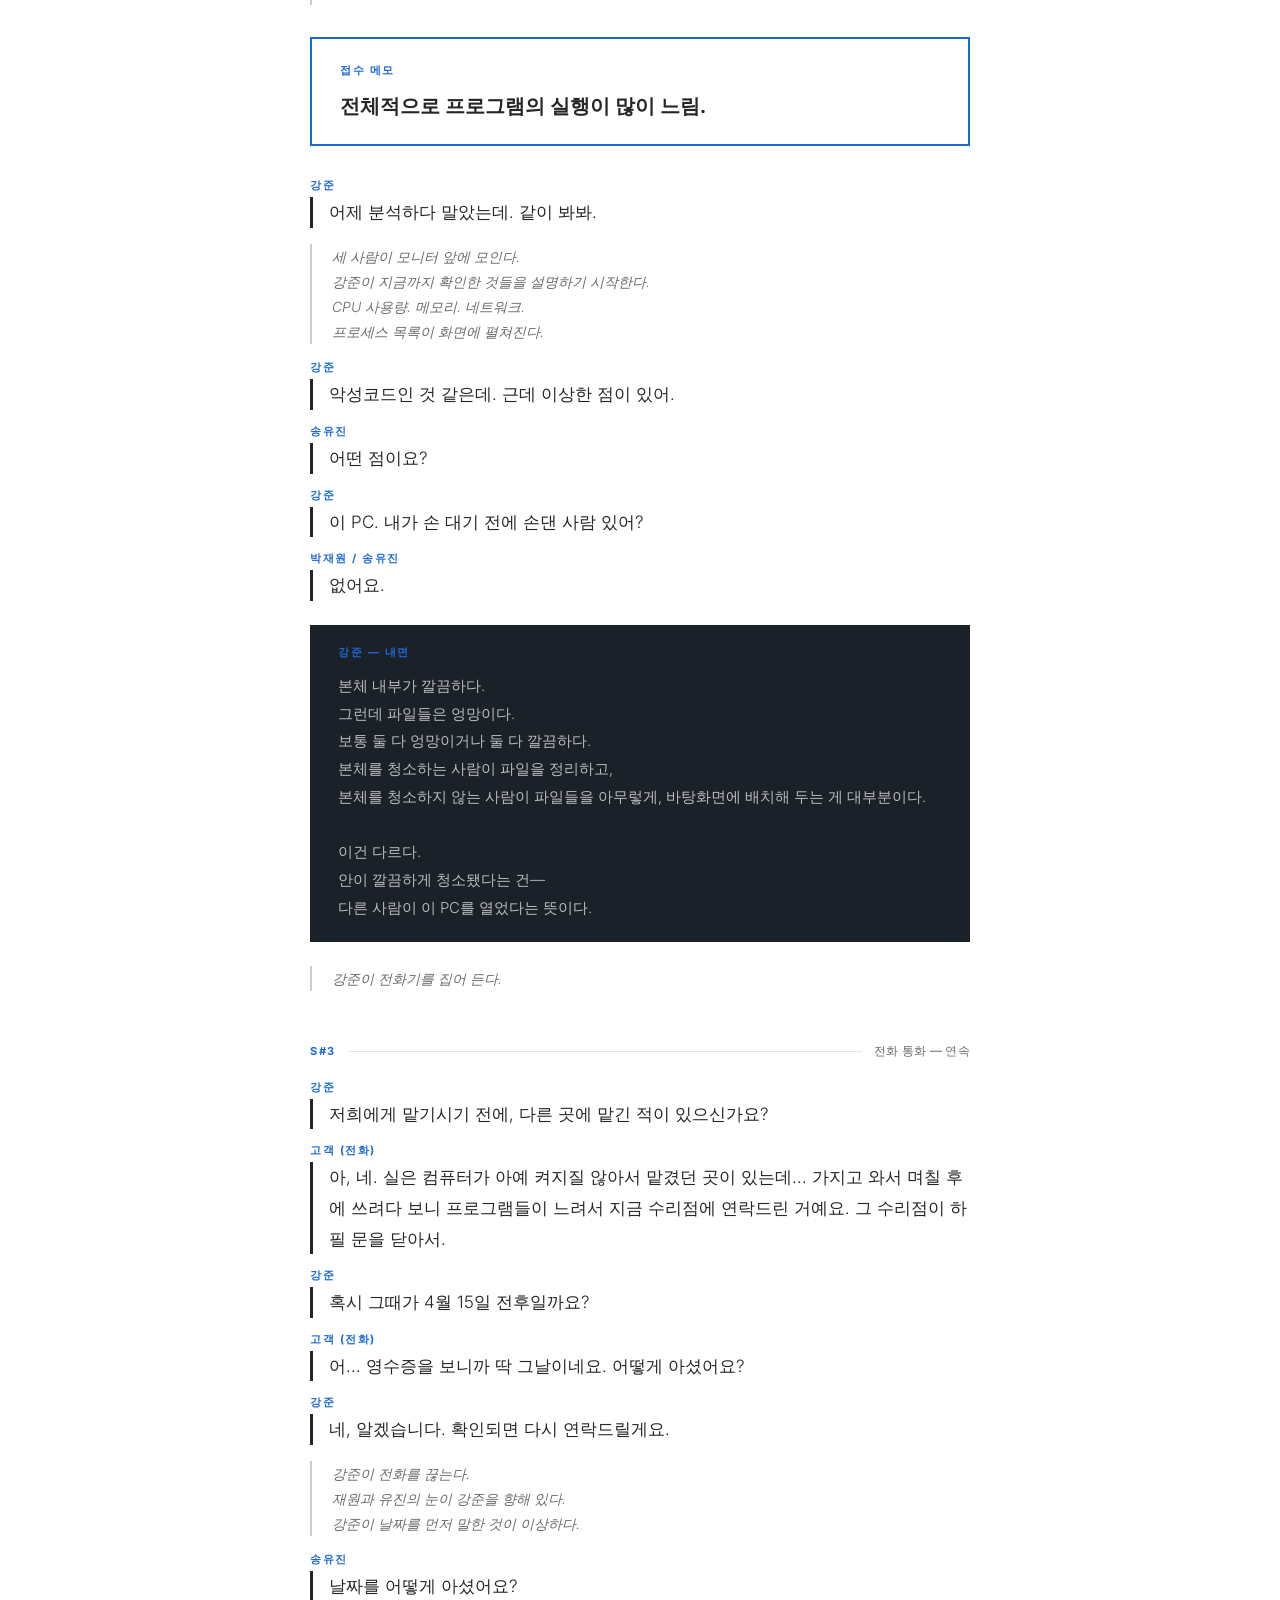
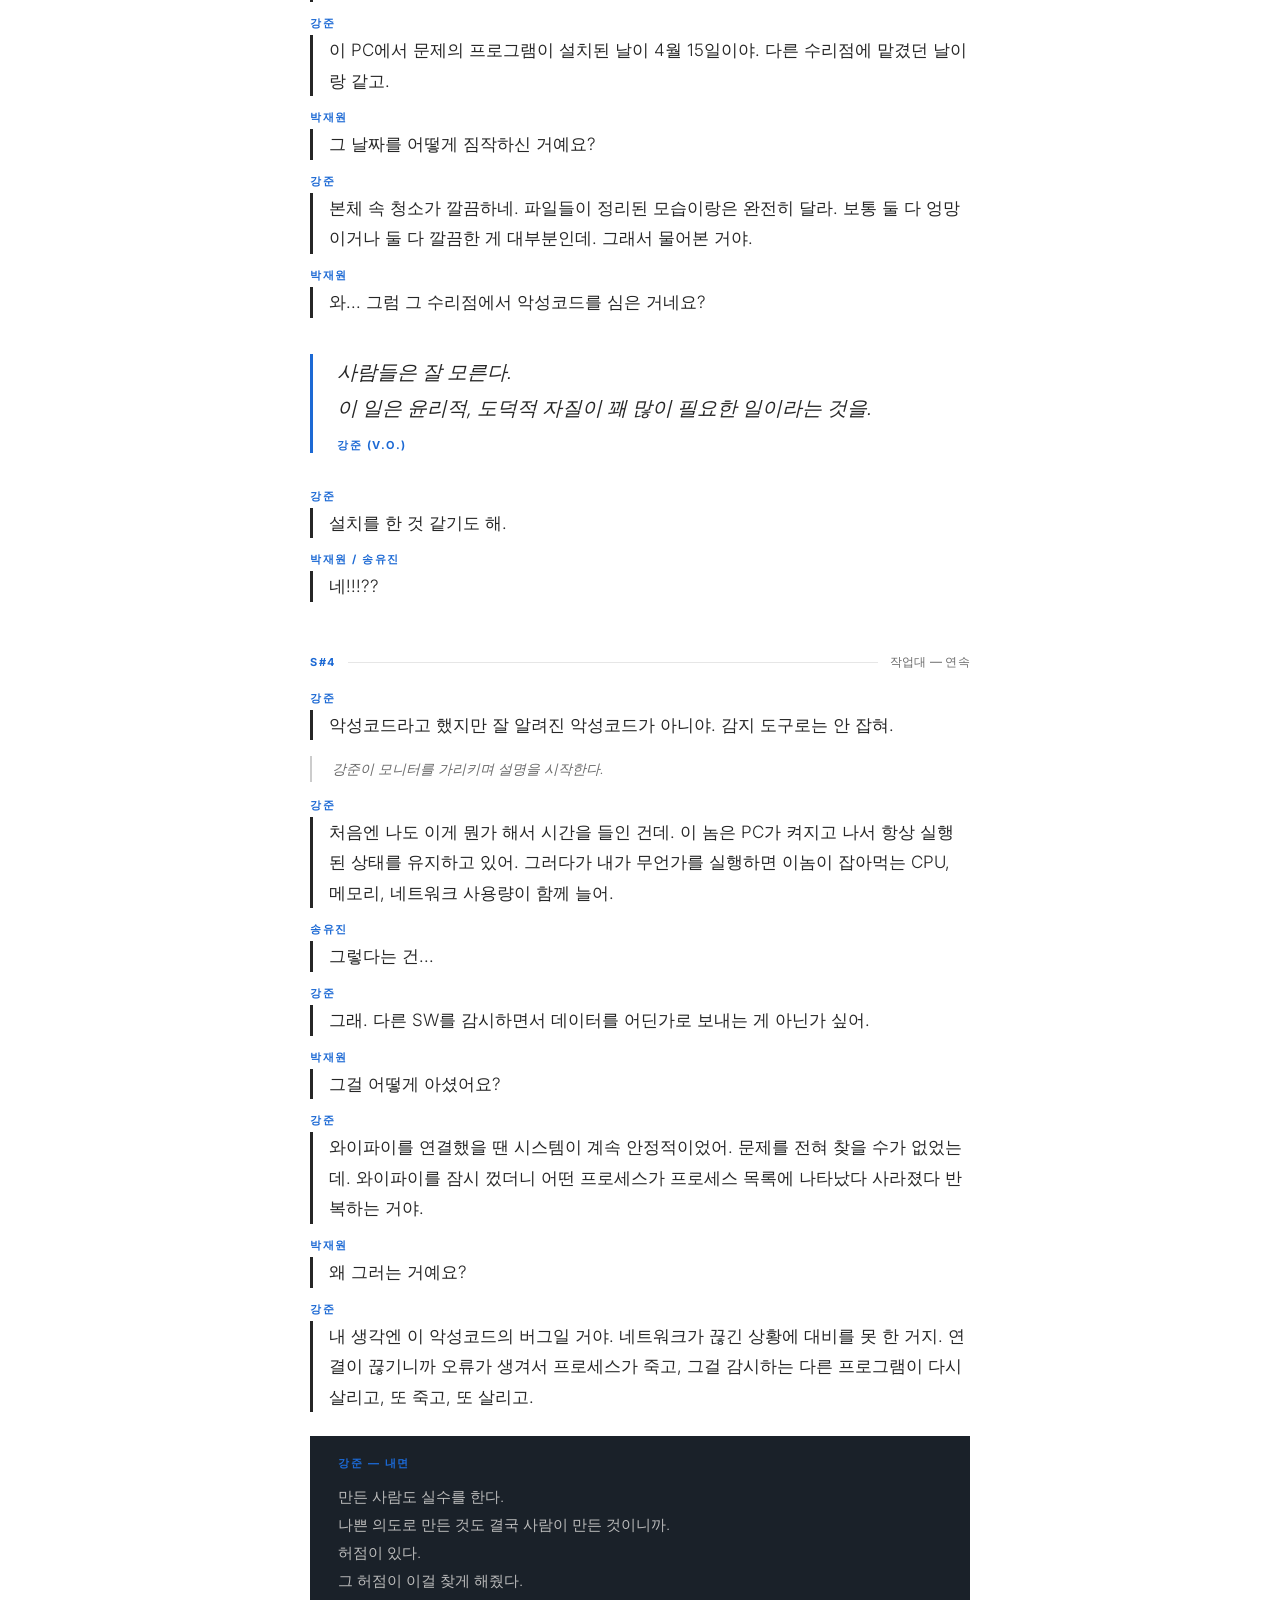
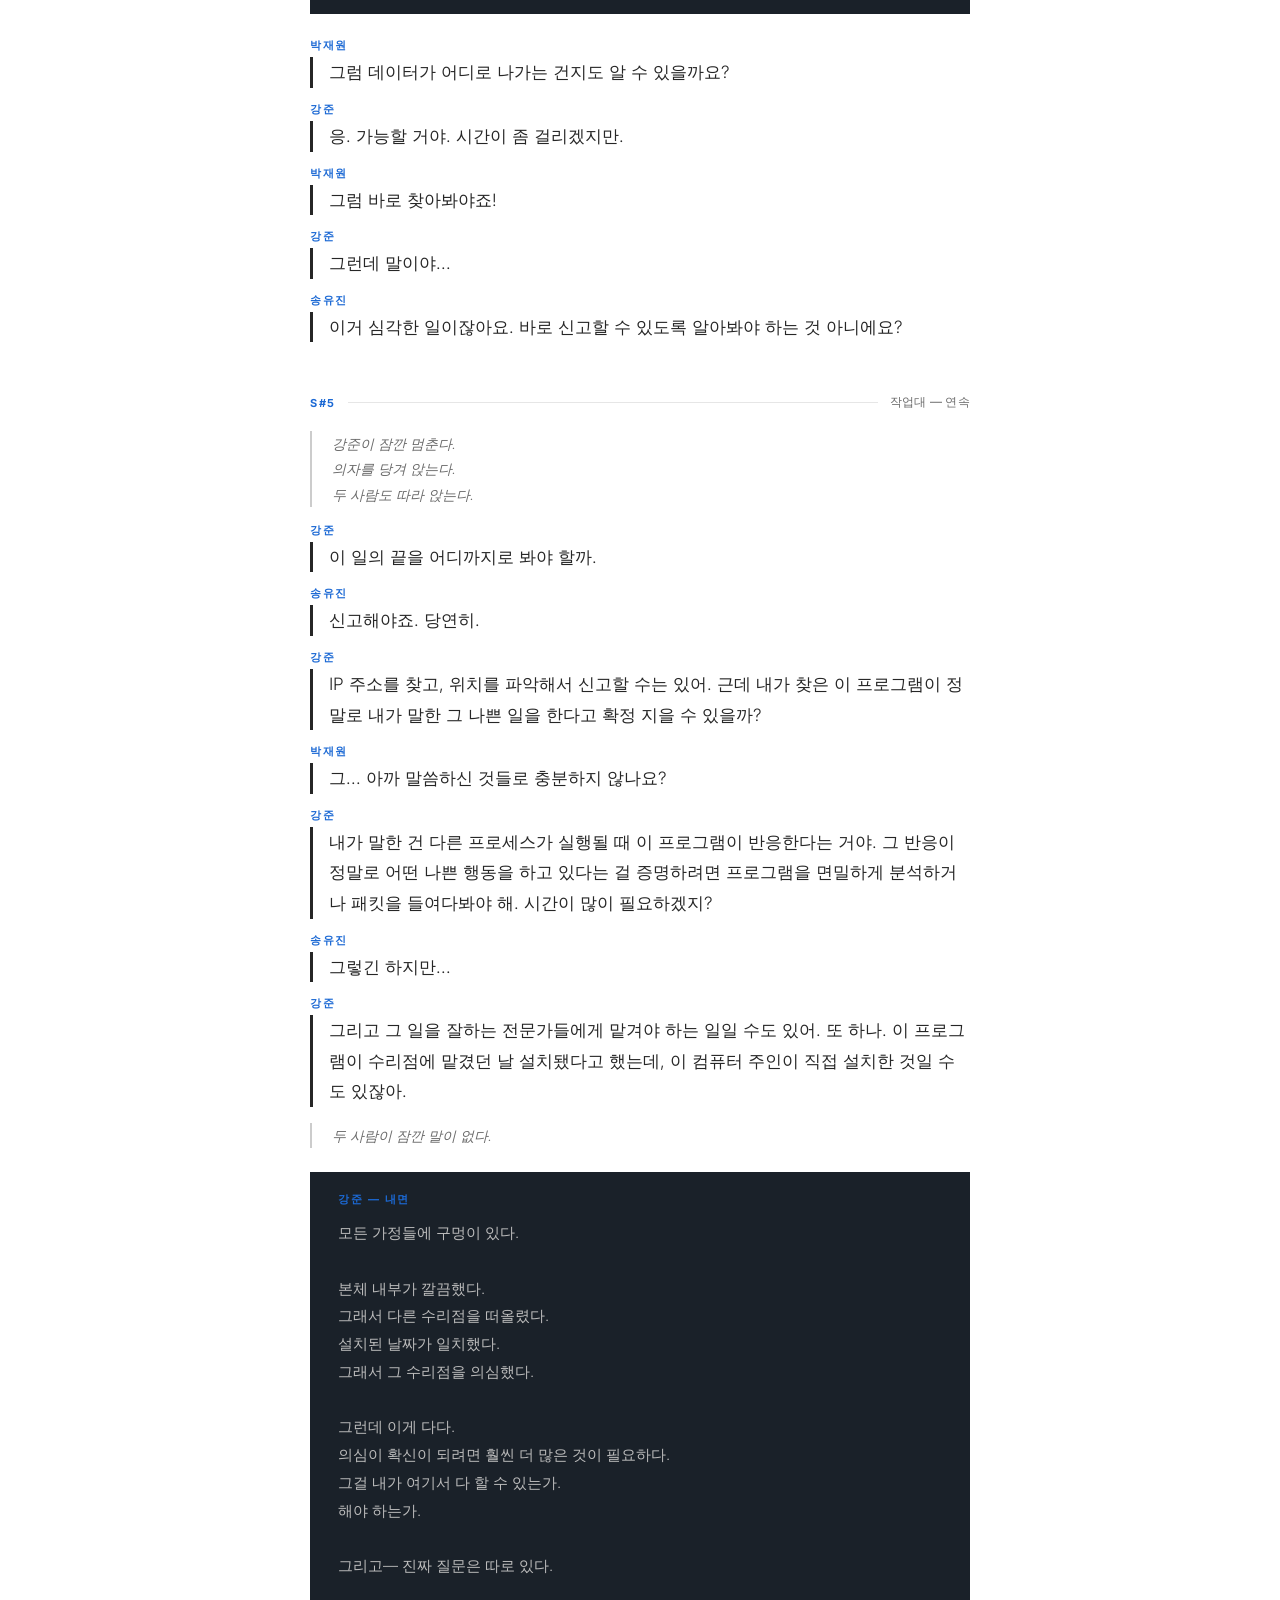
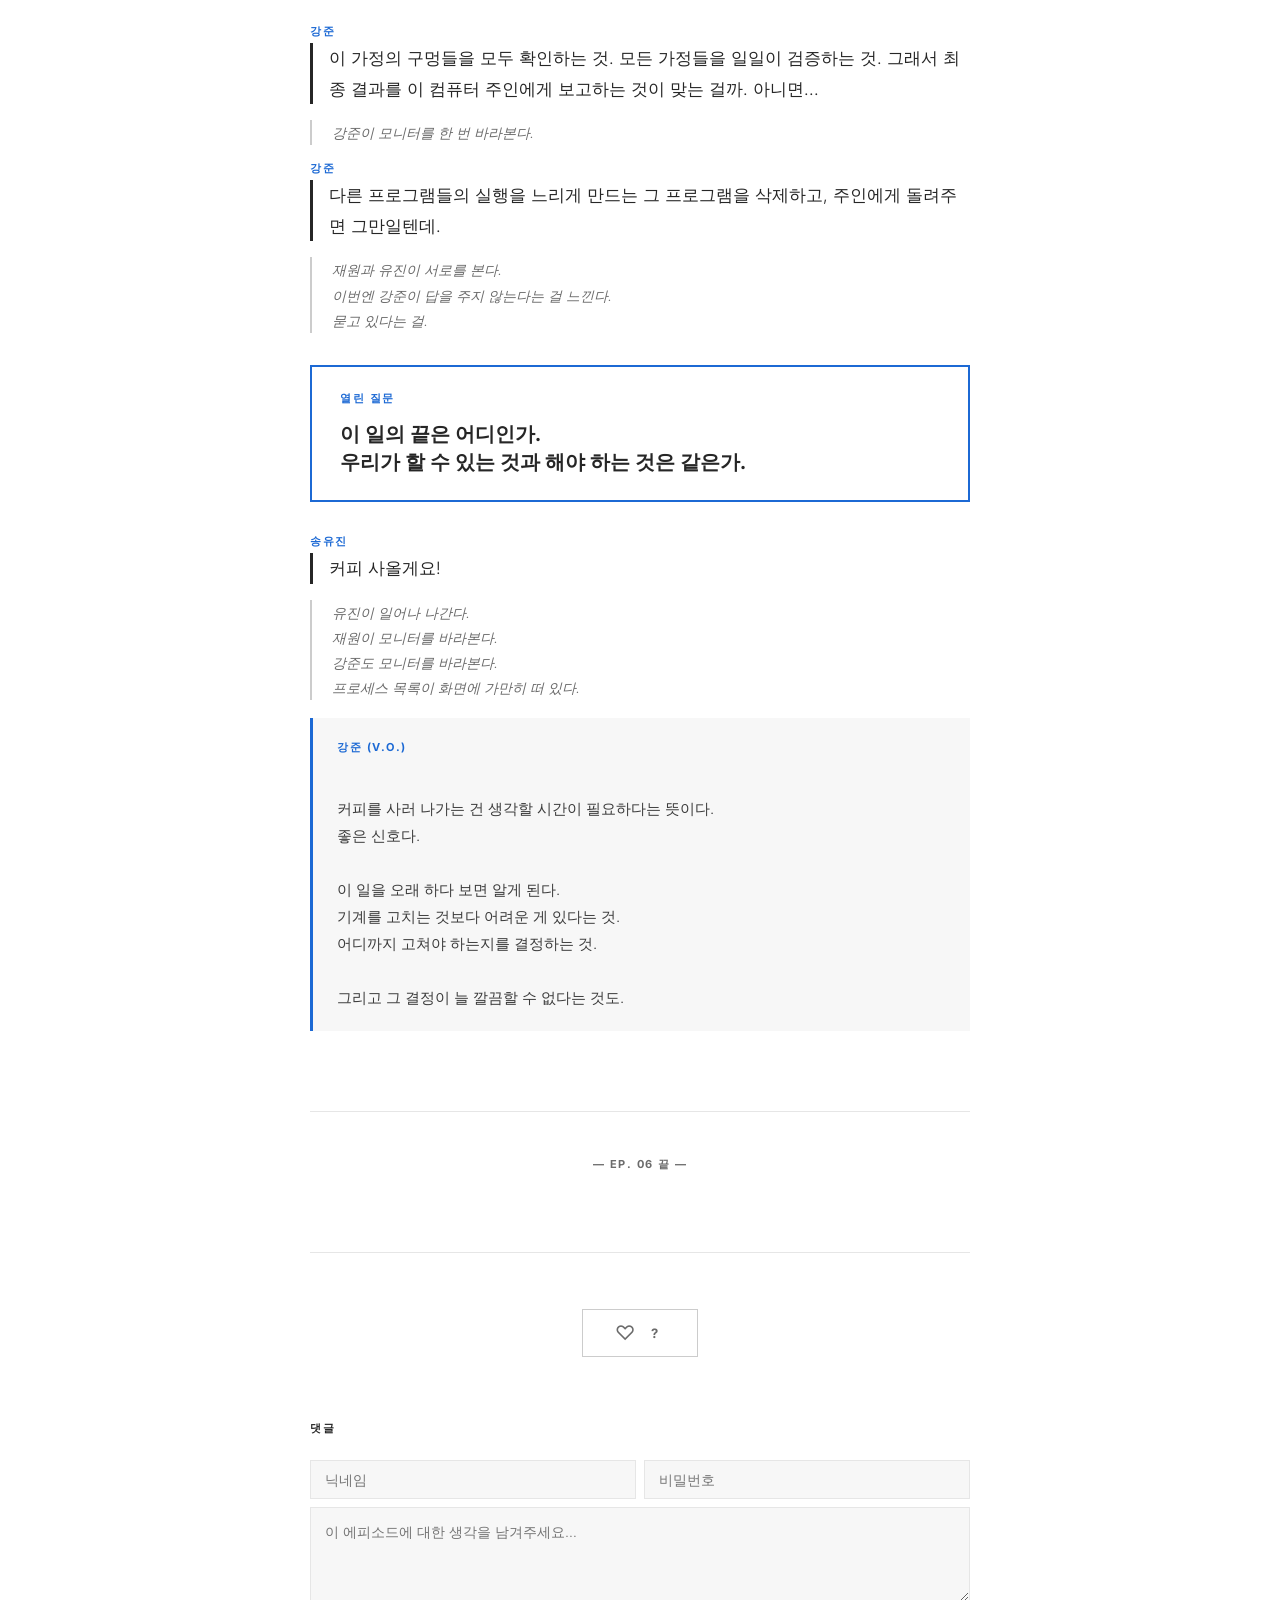
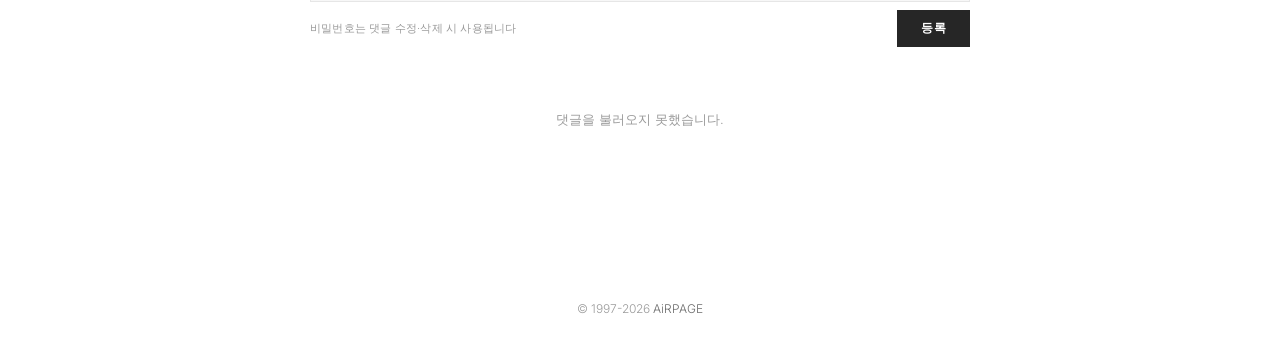
<file: EP_06.html>
<!DOCTYPE html>
<html lang="ko">
<head>
  <!-- Global site tag (gtag.js) - Google Analytics -->
  <script async src="https://www.googletagmanager.com/gtag/js?id=G-VN0SHYYDW1"></script>
  <script>
    window.dataLayer = window.dataLayer || [];
    function gtag(){dataLayer.push(arguments);}
    gtag('js', new Date());

    gtag('config', 'G-VN0SHYYDW1');
  </script>
<meta charset="UTF-8">
<meta name="viewport" content="width=device-width, initial-scale=1.0">
<title>그들의 박스 — EP.06</title>
<meta name="description" content="연수생 둘이 영상을 보고 있었다. 수리를 마친 컴퓨터 속의 것이었다. 그리고 강준이 들여다보던 PC 안에는, 다른 수리점이 남기고 간 무언가가 있었다.">
<meta name="keywords" content="그들의 박스, EP06, 그 일의 끝, 드라마 시나리오, 이강준, 수리기사">
<meta name="author" content="그들의 박스">
<meta name="robots" content="index, follow">
<meta name="theme-color" content="#1c69d4">
<link rel="canonical" href="EP_06.html">

<!-- ── Open Graph ── -->
<meta property="og:type" content="video.episode">
<meta property="og:site_name" content="그들의 박스">
<meta property="og:title" content="그들의 박스 EP.06 — 그 일의 끝">
<meta property="og:description" content="연수생 둘이 영상을 보고 있었다. 수리를 마친 컴퓨터 속의 것이었다. 그리고 강준이 들여다보던 PC 안에는, 다른 수리점이 남기고 간 무언가가 있었다.">
<meta property="og:image" content="og-image.png">
<meta property="og:image:width" content="1200">
<meta property="og:image:height" content="630">
<meta property="og:image:alt" content="그들의 박스 — 드라마 시나리오">
<meta property="og:locale" content="ko_KR">
<meta property="og:url" content="https://airpage.org/book/thebox/EP_06.html">

<!-- ── Twitter Card ── -->
<meta name="twitter:card" content="summary_large_image">
<meta name="twitter:title" content="그들의 박스 EP.06 — 그 일의 끝">
<meta name="twitter:description" content="연수생 둘이 영상을 보고 있었다. 수리를 마친 컴퓨터 속의 것이었다. 그리고 강준이 들여다보던 PC 안에는, 다른 수리점이 남기고 간 무언가가 있었다.">
<meta name="twitter:image" content="og-image.png">

<!-- ── Favicon ── -->
<link rel="icon" type="image/png" href="favicon-96x96.png" sizes="96x96" />
<link rel="icon" type="image/svg+xml" href="favicon.svg" />
<link rel="shortcut icon" href="favicon.ico" />
<link rel="apple-touch-icon" sizes="180x180" href="apple-touch-icon.png" />
<meta name="apple-mobile-web-app-title" content="thebox" />
<link rel="manifest" href="site.webmanifest" />

<link rel="stylesheet" href="style.css">
</head>
<body>
<a class="back-top" href="index.html">← 목록으로</a>
<div class="page">

  <div class="series-label">드라마 시나리오</div>

  <div class="title-block">
    <h1>그들의 박스</h1>
  </div>

  <div class="ep-line">
    <span class="ep-number">EP. 06</span>
    <span class="ep-title">일의 끝</span>
  </div>

  <!-- SCENE 1 -->
  <div class="scene-head s1">
    <span class="scene-num">S#1</span>
    <div class="scene-line"></div>
    <span class="scene-loc">수리점 — 아침</span>
  </div>

  <p class="direction s2">
    강준이 출근한다.<br>
    문을 열었더니 재원과 유진이 작업대 앞 의자를 붙여 앉아
    모니터를 함께 들여다보고 있다.<br>
    킥킥거리는 소리.
  </p>

  <div class="dialogue-block s3">
    <div class="speaker">강준</div>
    <div class="line">뭐 봐?</div>
  </div>

  <p class="direction s4">
    두 사람이 동시에 뒤를 돌아본다.<br>
    웃음이 멈춘다.
  </p>

  <div class="dialogue-block s5">
    <div class="speaker">박재원</div>
    <div class="line">어... 어제 수리 완료한 컴퓨터에 있던 영상이요. 실수로 열렸는데.</div>
  </div>

  <div class="thought s6">
    <div class="thought-label">강준 — 내면</div>
    <p>
      실수로?<br>
      그럴리 없다.      
    </p>
  </div>

  <p class="direction s7">강준이 의자를 하나 끌어당겨 두 사람 사이에 앉는다.</p>

  <div class="dialogue-block s8">
    <div class="speaker">강준</div>
    <div class="line">두 사람도 스마트폰 고장 나면 어딘가에 수리 맡기겠지?</div>
  </div>

  <div class="dialogue-block s9">
    <div class="speaker">박재원 / 송유진</div>
    <div class="line">네.</div>
  </div>

  <p class="direction s10">
    잠깐의 침묵.<br>
    재원이 먼저 모니터를 돌린다.<br>
    유진이 창을 닫는다.<br>
    두 사람 다 강준을 보지 않는다.
  </p>

  <div class="narration s11">
    <em>강준 (V.O.)</em><br>
    이 일을 오래 하다 보면 생기는 게 있다.<br>
    열지 말아야 할 것을 알아보는 눈.<br>
    그게 생기기 전까지는 실수를 한다.<br>
    실수인지도 모르고 하는 실수를.<br><br>
    연수생들은 아직 그 눈이 없다.<br>
    그래서 가르쳐야 한다.<br>
    말로는 안 된다.<br>
    이런 일들을 한 번씩 거쳐야 한다.<br>
    나도 그랬으니까.
  </div>

  <!-- SCENE 2 -->
  <div class="scene-head s12">
    <span class="scene-num">S#2</span>
    <div class="scene-line"></div>
    <span class="scene-loc">작업대 — 연속</span>
  </div>

  <p class="direction s13">
    강준이 어제부터 들여다보던 PC 쪽으로 간다.<br>
    본체에 포스트잇 하나가 붙어 있다.
  </p>

  <div class="question-box s14">
    <div class="q-label">접수 메모</div>
    <div class="q-text">전체적으로 프로그램의 실행이 많이 느림.</div>
  </div>

  <div class="dialogue-block s15">
    <div class="speaker">강준</div>
    <div class="line">어제 분석하다 말았는데. 같이 봐봐.</div>
  </div>

  <p class="direction s16">
    세 사람이 모니터 앞에 모인다.<br>
    강준이 지금까지 확인한 것들을 설명하기 시작한다.<br>
    CPU 사용량. 메모리. 네트워크.<br>
    프로세스 목록이 화면에 펼쳐진다.
  </p>

  <div class="dialogue-block s17">
    <div class="speaker">강준</div>
    <div class="line">악성코드인 것 같은데. 근데 이상한 점이 있어.</div>
  </div>

  <div class="dialogue-block s18">
    <div class="speaker">송유진</div>
    <div class="line">어떤 점이요?</div>
  </div>

  <div class="dialogue-block s19">
    <div class="speaker">강준</div>
    <div class="line">이 PC. 내가 손 대기 전에 손댄 사람 있어?</div>
  </div>

  <div class="dialogue-block s20">
    <div class="speaker">박재원 / 송유진</div>
    <div class="line">없어요.</div>
  </div>

  <div class="thought s21">
    <div class="thought-label">강준 — 내면</div>
    <p>
      본체 내부가 깔끔하다.<br>
      그런데 파일들은 엉망이다.<br>
      보통 둘 다 엉망이거나 둘 다 깔끔하다.<br>
      본체를 청소하는 사람이 파일을 정리하고,<br>
      본체를 청소하지 않는 사람이 파일들을 아무렇게, 바탕화면에 배치해 두는 게 대부분이다.<br><br>
      이건 다르다.<br>
      안이 깔끔하게 청소됐다는 건—<br>
      다른 사람이 이 PC를 열었다는 뜻이다.
    </p>
  </div>

  <p class="direction s22">강준이 전화기를 집어 든다.</p>

  <!-- SCENE 3 -->
  <div class="scene-head s23">
    <span class="scene-num">S#3</span>
    <div class="scene-line"></div>
    <span class="scene-loc">전화 통화 — 연속</span>
  </div>

  <div class="dialogue-block s24">
    <div class="speaker">강준</div>
    <div class="line">저희에게 맡기시기 전에, 다른 곳에 맡긴 적이 있으신가요?</div>
  </div>

  <div class="dialogue-block s25">
    <div class="speaker">고객 (전화)</div>
    <div class="line">아, 네. 실은 컴퓨터가 아예 켜지질 않아서 맡겼던 곳이 있는데... 가지고 와서 며칠 후에 쓰려다 보니 프로그램들이 느려서 지금 수리점에 연락드린 거예요. 그 수리점이 하필 문을 닫아서.</div>
  </div>

  <div class="dialogue-block s26">
    <div class="speaker">강준</div>
    <div class="line">혹시 그때가 4월 15일 전후일까요?</div>
  </div>

  <div class="dialogue-block s27">
    <div class="speaker">고객 (전화)</div>
    <div class="line">어... 영수증을 보니까 딱 그날이네요. 어떻게 아셨어요?</div>
  </div>

  <div class="dialogue-block s28">
    <div class="speaker">강준</div>
    <div class="line">네, 알겠습니다. 확인되면 다시 연락드릴게요.</div>
  </div>

  <p class="direction s29">
    강준이 전화를 끊는다.<br>
    재원과 유진의 눈이 강준을 향해 있다.<br>
    강준이 날짜를 먼저 말한 것이 이상하다.
  </p>

  <div class="dialogue-block s30">
    <div class="speaker">송유진</div>
    <div class="line">날짜를 어떻게 아셨어요?</div>
  </div>

  <div class="dialogue-block s31">
    <div class="speaker">강준</div>
    <div class="line">이 PC에서 문제의 프로그램이 설치된 날이 4월 15일이야. 다른 수리점에 맡겼던 날이랑 같고.</div>
  </div>

  <div class="dialogue-block s32">
    <div class="speaker">박재원</div>
    <div class="line">그 날짜를 어떻게 짐작하신 거예요?</div>
  </div>

  <div class="dialogue-block s33">
    <div class="speaker">강준</div>
    <div class="line">본체 속 청소가 깔끔하네. 파일들이 정리된 모습이랑은 완전히 달라. 보통 둘 다 엉망이거나 둘 다 깔끔한 게 대부분인데. 그래서 물어본 거야.</div>
  </div>

  <div class="dialogue-block s34">
    <div class="speaker">박재원</div>
    <div class="line">와... 그럼 그 수리점에서 악성코드를 심은 거네요?</div>
  </div>

  <div class="pull s35">
    <p>사람들은 잘 모른다.<br>이 일은 윤리적, 도덕적 자질이 꽤 많이 필요한 일이라는 것을.</p>
    <div class="pull-attr">강준 (V.O.)</div>
  </div>

  <div class="dialogue-block s36">
    <div class="speaker">강준</div>
    <div class="line">설치를 한 것 같기도 해.</div>
  </div>

  <div class="dialogue-block s37">
    <div class="speaker">박재원 / 송유진</div>
    <div class="line">네!!!??</div>
  </div>

  <!-- SCENE 4 -->
  <div class="scene-head s38">
    <span class="scene-num">S#4</span>
    <div class="scene-line"></div>
    <span class="scene-loc">작업대 — 연속</span>
  </div>

  <div class="dialogue-block s39">
    <div class="speaker">강준</div>
    <div class="line">악성코드라고 했지만 잘 알려진 악성코드가 아니야. 감지 도구로는 안 잡혀.</div>
  </div>

  <p class="direction s40">강준이 모니터를 가리키며 설명을 시작한다.</p>

  <div class="dialogue-block s41">
    <div class="speaker">강준</div>
    <div class="line">처음엔 나도 이게 뭔가 해서 시간을 들인 건데. 이 놈은 PC가 켜지고 나서 항상 실행된 상태를 유지하고 있어. 그러다가 내가 무언가를 실행하면 이놈이 잡아먹는 CPU, 메모리, 네트워크 사용량이 함께 늘어.</div>
  </div>

  <div class="dialogue-block s42">
    <div class="speaker">송유진</div>
    <div class="line">그렇다는 건...</div>
  </div>

  <div class="dialogue-block s43">
    <div class="speaker">강준</div>
    <div class="line">그래. 다른 SW를 감시하면서 데이터를 어딘가로 보내는 게 아닌가 싶어.</div>
  </div>

  <div class="dialogue-block s44">
    <div class="speaker">박재원</div>
    <div class="line">그걸 어떻게 아셨어요?</div>
  </div>

  <div class="dialogue-block s45">
    <div class="speaker">강준</div>
    <div class="line">와이파이를 연결했을 땐 시스템이 계속 안정적이었어. 문제를 전혀 찾을 수가 없었는데. 와이파이를 잠시 껐더니 어떤 프로세스가 프로세스 목록에 나타났다 사라졌다 반복하는 거야.</div>
  </div>

  <div class="dialogue-block s46">
    <div class="speaker">박재원</div>
    <div class="line">왜 그러는 거예요?</div>
  </div>

  <div class="dialogue-block s47">
    <div class="speaker">강준</div>
    <div class="line">내 생각엔 이 악성코드의 버그일 거야. 네트워크가 끊긴 상황에 대비를 못 한 거지. 연결이 끊기니까 오류가 생겨서 프로세스가 죽고, 그걸 감시하는 다른 프로그램이 다시 살리고, 또 죽고, 또 살리고.</div>
  </div>

  <div class="thought s48">
    <div class="thought-label">강준 — 내면</div>
    <p>
      만든 사람도 실수를 한다.<br>
      나쁜 의도로 만든 것도 결국 사람이 만든 것이니까.<br>
      허점이 있다.<br>
      그 허점이 이걸 찾게 해줬다.
    </p>
  </div>

  <div class="dialogue-block s49">
    <div class="speaker">박재원</div>
    <div class="line">그럼 데이터가 어디로 나가는 건지도 알 수 있을까요?</div>
  </div>

  <div class="dialogue-block" style="opacity:0; animation: fadeUp 0.5s ease 5.9s forwards;">
    <div class="speaker">강준</div>
    <div class="line">응. 가능할 거야. 시간이 좀 걸리겠지만.</div>
  </div>

  <div class="dialogue-block" style="opacity:0; animation: fadeUp 0.5s ease 6.0s forwards;">
    <div class="speaker">박재원</div>
    <div class="line">그럼 바로 찾아봐야죠!</div>
  </div>

  <div class="dialogue-block" style="opacity:0; animation: fadeUp 0.5s ease 6.1s forwards;">
    <div class="speaker">강준</div>
    <div class="line">그런데 말이야...</div>
  </div>

  <div class="dialogue-block" style="opacity:0; animation: fadeUp 0.5s ease 6.2s forwards;">
    <div class="speaker">송유진</div>
    <div class="line">이거 심각한 일이잖아요. 바로 신고할 수 있도록 알아봐야 하는 것 아니에요?</div>
  </div>

  <!-- SCENE 5 -->
  <div class="scene-head" style="opacity:0; animation: fadeUp 0.5s ease 6.3s forwards;">
    <span class="scene-num">S#5</span>
    <div class="scene-line"></div>
    <span class="scene-loc">작업대 — 연속</span>
  </div>

  <p class="direction" style="opacity:0; animation: fadeUp 0.5s ease 6.4s forwards;">
    강준이 잠깐 멈춘다.<br>
    의자를 당겨 앉는다.<br>
    두 사람도 따라 앉는다.
  </p>

  <div class="dialogue-block" style="opacity:0; animation: fadeUp 0.5s ease 6.5s forwards;">
    <div class="speaker">강준</div>
    <div class="line">이 일의 끝을 어디까지로 봐야 할까.</div>
  </div>

  <div class="dialogue-block" style="opacity:0; animation: fadeUp 0.5s ease 6.6s forwards;">
    <div class="speaker">송유진</div>
    <div class="line">신고해야죠. 당연히.</div>
  </div>

  <div class="dialogue-block" style="opacity:0; animation: fadeUp 0.5s ease 6.7s forwards;">
    <div class="speaker">강준</div>
    <div class="line">IP 주소를 찾고, 위치를 파악해서 신고할 수는 있어. 근데 내가 찾은 이 프로그램이 정말로 내가 말한 그 나쁜 일을 한다고 확정 지을 수 있을까?</div>
  </div>

  <div class="dialogue-block" style="opacity:0; animation: fadeUp 0.5s ease 6.8s forwards;">
    <div class="speaker">박재원</div>
    <div class="line">그... 아까 말씀하신 것들로 충분하지 않나요?</div>
  </div>

  <div class="dialogue-block" style="opacity:0; animation: fadeUp 0.5s ease 6.9s forwards;">
    <div class="speaker">강준</div>
    <div class="line">내가 말한 건 다른 프로세스가 실행될 때 이 프로그램이 반응한다는 거야. 그 반응이 정말로 어떤 나쁜 행동을 하고 있다는 걸 증명하려면 프로그램을 면밀하게 분석하거나 패킷을 들여다봐야 해. 시간이 많이 필요하겠지?</div>
  </div>

  <div class="dialogue-block" style="opacity:0; animation: fadeUp 0.5s ease 7.0s forwards;">
    <div class="speaker">송유진</div>
    <div class="line">그렇긴 하지만...</div>
  </div>

  <div class="dialogue-block" style="opacity:0; animation: fadeUp 0.5s ease 7.1s forwards;">
    <div class="speaker">강준</div>
    <div class="line">그리고 그 일을 잘하는 전문가들에게 맡겨야 하는 일일 수도 있어. 또 하나. 이 프로그램이 수리점에 맡겼던 날 설치됐다고 했는데, 이 컴퓨터 주인이 직접 설치한 것일 수도 있잖아.</div>
  </div>

  <p class="direction" style="opacity:0; animation: fadeUp 0.5s ease 7.2s forwards;">두 사람이 잠깐 말이 없다.</p>

  <div class="thought" style="opacity:0; animation: fadeUp 0.5s ease 7.3s forwards;">
    <div class="thought-label">강준 — 내면</div>
    <p>
      모든 가정들에 구멍이 있다.<br><br>
      본체 내부가 깔끔했다.<br>
      그래서 다른 수리점을 떠올렸다.<br>
      설치된 날짜가 일치했다.<br>
      그래서 그 수리점을 의심했다.<br><br>
      그런데 이게 다다.<br>
      의심이 확신이 되려면 훨씬 더 많은 것이 필요하다.<br>
      그걸 내가 여기서 다 할 수 있는가.<br>
      해야 하는가.<br><br>
      그리고— 진짜 질문은 따로 있다.
    </p>
  </div>

  <div class="dialogue-block" style="opacity:0; animation: fadeUp 0.5s ease 7.4s forwards;">
    <div class="speaker">강준</div>
    <div class="line">이 가정의 구멍들을 모두 확인하는 것. 모든 가정들을 일일이 검증하는 것. 그래서 최종 결과를 이 컴퓨터 주인에게 보고하는 것이 맞는 걸까. 아니면...</div>
  </div>

  <p class="direction" style="opacity:0; animation: fadeUp 0.5s ease 7.5s forwards;">강준이 모니터를 한 번 바라본다.</p>

  <div class="dialogue-block" style="opacity:0; animation: fadeUp 0.5s ease 7.6s forwards;">
    <div class="speaker">강준</div>
    <div class="line">다른 프로그램들의 실행을 느리게 만드는 그 프로그램을 삭제하고, 주인에게 돌려주면 그만일텐데.</div>
  </div>

  <p class="direction" style="opacity:0; animation: fadeUp 0.5s ease 7.7s forwards;">
    재원과 유진이 서로를 본다.<br>
    이번엔 강준이 답을 주지 않는다는 걸 느낀다.<br>
    묻고 있다는 걸.
  </p>

  <div class="question-box" style="opacity:0; animation: fadeUp 0.5s ease 7.8s forwards;">
    <div class="q-label">열린 질문</div>
    <div class="q-text">
      이 일의 끝은 어디인가.<br>
      우리가 할 수 있는 것과 해야 하는 것은 같은가.
    </div>
  </div>

  <div class="dialogue-block" style="opacity:0; animation: fadeUp 0.5s ease 7.9s forwards;">
    <div class="speaker">송유진</div>
    <div class="line">커피 사올게요!</div>
  </div>

  <p class="direction" style="opacity:0; animation: fadeUp 0.5s ease 8.0s forwards;">
    유진이 일어나 나간다.<br>
    재원이 모니터를 바라본다.<br>
    강준도 모니터를 바라본다.<br>
    프로세스 목록이 화면에 가만히 떠 있다.
  </p>

  <div class="narration" style="opacity:0; animation: fadeUp 0.5s ease 8.1s forwards;">
    <em>강준 (V.O.)</em><br>
    커피를 사러 나가는 건 생각할 시간이 필요하다는 뜻이다.<br>
    좋은 신호다.<br><br>
    이 일을 오래 하다 보면 알게 된다.<br>
    기계를 고치는 것보다 어려운 게 있다는 것.<br>
    어디까지 고쳐야 하는지를 결정하는 것.<br><br>
    그리고 그 결정이 늘 깔끔할 수 없다는 것도.
  </div>

  <div class="end-mark" style="opacity:0; animation: fadeUp 0.5s ease 8.3s forwards;">
    <span>— EP. 06 끝 —</span>
  </div>

  <!-- ── 좋아요 · 댓글 ── -->
  <div class="interact-section" data-ep="06">
    <div class="like-row">
      <button class="like-btn" id="likeBtn" type="button" aria-label="좋아요">
        <span class="like-heart">♡</span>
        <span class="like-count">—</span>
      </button>
    </div>
    <section class="comment-area" aria-label="댓글">
      <div class="comment-heading">
        <span class="comment-label">댓글</span>
        <span class="comment-total" id="commentTotal"></span>
      </div>
      <form class="comment-form" id="commentForm" novalidate>
        <div class="comment-meta">
          <input class="ci-field" type="text" id="cmtNick" placeholder="닉네임" maxlength="20" autocomplete="off">
          <input class="ci-field" type="password" id="cmtPw" placeholder="비밀번호" maxlength="30" autocomplete="new-password">
        </div>
        <textarea class="ci-text" id="cmtContent" placeholder="이 에피소드에 대한 생각을 남겨주세요…" rows="3" maxlength="500"></textarea>
        <div class="comment-form-footer">
          <span class="ci-hint">비밀번호는 댓글 수정·삭제 시 사용됩니다</span>
          <button class="comment-submit" type="submit">등록</button>
        </div>
      </form>
      <div class="comment-list" id="commentList"></div>
    </section>
  </div>

</div>
<script src="https://code.jquery.com/jquery-3.7.1.min.js"></script>
<script src="thebox.js"></script>
<a class="back-bottom" href="index.html">목록으로 →</a>
<p class="site-copyright">© 1997-2026 <a href="https://airpage.org" target="_blank">AiRPAGE</a></p>
</body>
</html>
</file>
<file: index_style.css>
@import url('https://fonts.googleapis.com/css2?family=Inter:wght@300;400;700&display=swap');

:root {
  --primary:         #1c69d4;
  --primary-active:  #0653b6;
  --ink:             #262626;
  --body:            #3c3c3c;
  --muted:           #6b6b6b;
  --muted-soft:      #9a9a9a;
  --hairline:        #e6e6e6;
  --hairline-strong: #cccccc;
  --canvas:          #ffffff;
  --surface-soft:    #f7f7f7;
  --surface-card:    #fafafa;
  --surface-dark:    #1a2129;
  --surface-dark-el: #262e38;
  --on-dark:         #ffffff;
  --on-dark-soft:    #bbbbbb;
}

* { margin: 0; padding: 0; box-sizing: border-box; }

html, body {
  width: 100%;
  min-height: 100vh;
  overflow-x: hidden;
}

body {
  background: var(--canvas);
  color: var(--body);
  font-family: 'Inter', system-ui, -apple-system, BlinkMacSystemFont, 'Segoe UI', Roboto, sans-serif;
  font-weight: 300;
  -webkit-font-smoothing: antialiased;
  -moz-osx-font-smoothing: grayscale;
}

/* ── Hero Band (dark navy) ── */
.hero {
  background: var(--surface-dark);
  color: var(--on-dark);
  padding: 80px 6vw 80px;
}

.hero-inner {
  max-width: 1200px;
  margin: 0 auto;
}

.series-label {
  font-size: 13px;
  font-weight: 700;
  letter-spacing: 1.5px;
  color: var(--on-dark-soft);
  text-transform: uppercase;
  margin-bottom: 24px;
  opacity: 0;
  animation: fadeUp 0.5s ease 0.2s forwards;
}

.main-title {
  font-size: clamp(48px, 8vw, 96px);
  font-weight: 700;
  line-height: 1.0;
  letter-spacing: 0;
  color: var(--on-dark);
  margin-bottom: 16px;
  opacity: 0;
  animation: fadeUp 0.5s ease 0.4s forwards;
}

.main-title .accent {
  color: var(--primary);
}

.subtitle {
  font-size: 14px;
  font-weight: 300;
  letter-spacing: 0.3px;
  color: var(--on-dark-soft);
  margin-bottom: 20px;
  opacity: 0;
  animation: fadeUp 0.5s ease 0.6s forwards;
}

.description {
  font-size: 16px;
  font-weight: 300;
  line-height: 1.7;
  color: var(--on-dark-soft);
  max-width: 540px;
  margin-bottom: 32px;
  opacity: 0;
  animation: fadeUp 0.5s ease 0.8s forwards;
}

.description em {
  font-style: normal;
  color: var(--on-dark);
  font-weight: 400;
}

.meta {
  display: flex;
  align-items: center;
  gap: 16px;
  opacity: 0;
  animation: fadeUp 0.5s ease 1.0s forwards;
}

.meta-item {
  font-size: 12px;
  font-weight: 400;
  letter-spacing: 0.3px;
  color: var(--on-dark-soft);
}

.meta-sep {
  width: 1px;
  height: 12px;
  background: var(--on-dark-soft);
  opacity: 0.35;
}

/* ── Episodes Section ── */
.episodes-section {
  background: var(--canvas);
  padding: 80px 6vw 80px;
}

.episodes-inner {
  max-width: 1200px;
  margin: 0 auto;
}

.episodes-label {
  font-size: 13px;
  font-weight: 700;
  letter-spacing: 1.5px;
  color: var(--muted);
  text-transform: uppercase;
  margin-bottom: 0;
  padding-bottom: 16px;
  border-bottom: 1px solid var(--hairline);
  opacity: 0;
  animation: fadeUp 0.5s ease 1.2s forwards;
}

.episodes-grid {
  display: grid;
  grid-template-columns: repeat(4, 1fr);
  gap: 0;
  background: var(--hairline);
  border: 1px solid var(--hairline);
  margin-top: 0;
}

/* ── Episode Card (BMW model card style) ── */
.ep-card {
  display: block;
  background: var(--canvas);
  padding: 32px 28px;
  text-decoration: none;
  color: inherit;
  transition: background 0.2s ease;
  border-right: 1px solid var(--hairline);
  opacity: 0;
  animation: fadeUp 0.5s ease forwards;
}

.ep-card:last-child {
  border-right: none;
}

.ep-card:nth-child(1) { animation-delay: 1.4s; }
.ep-card:nth-child(2) { animation-delay: 1.55s; }
.ep-card:nth-child(3) { animation-delay: 1.7s; }
.ep-card:nth-child(4) { animation-delay: 1.85s; }
.ep-card:nth-child(5) { animation-delay: 2.0s; }

.ep-card:hover {
  background: var(--surface-soft);
}

.ep-card:hover .ep-arrow {
  color: var(--primary);
  letter-spacing: 1.8px;
}

.ep-num {
  font-size: 11px;
  font-weight: 700;
  letter-spacing: 1.5px;
  color: var(--primary);
  text-transform: uppercase;
  margin-bottom: 12px;
}

.ep-title {
  font-size: 18px;
  font-weight: 700;
  line-height: 1.3;
  color: var(--ink);
  margin-bottom: 8px;
}

.ep-subtitle {
  font-size: 13px;
  font-weight: 300;
  color: var(--muted);
  margin-bottom: 12px;
  font-style: italic;
}

.ep-desc {
  font-size: 13px;
  font-weight: 300;
  color: var(--body);
  line-height: 1.65;
  margin-bottom: 24px;
}

.ep-arrow {
  display: inline-block;
  font-size: 11px;
  font-weight: 700;
  letter-spacing: 1.5px;
  color: var(--ink);
  text-transform: uppercase;
  transition: color 0.2s ease, letter-spacing 0.2s ease;
}

/* ── Footer ── */
.site-copyright {
  background: var(--surface-soft);
  padding: 32px 6vw;
  text-align: center;
  font-size: 12px;
  font-weight: 300;
  color: var(--muted);
}

.site-copyright a {
  color: var(--muted);
  text-decoration: none;
  transition: color 0.2s ease;
}

.site-copyright a:hover {
  color: var(--primary);
}

/* ── Animation ── */
@keyframes fadeUp {
  from { opacity: 0; transform: translateY(10px); }
  to   { opacity: 1; transform: translateY(0); }
}

/* ── Responsive ── */
@media (max-width: 1024px) {
  .episodes-grid { grid-template-columns: repeat(2, 1fr); }
  .ep-card:nth-child(even) { border-right: none; }
  .ep-card:nth-child(1),
  .ep-card:nth-child(2) { border-bottom: 1px solid var(--hairline); }
  .ep-card:nth-child(3),
  .ep-card:nth-child(4) { border-bottom: 1px solid var(--hairline); }
}

@media (max-width: 600px) {
  .hero { padding: 48px 6vw; }
  .episodes-section { padding: 48px 6vw; }
  .episodes-grid { grid-template-columns: 1fr; background: none; border: 1px solid var(--hairline); }
  .ep-card { border-right: none; border-bottom: 1px solid var(--hairline); }
  .ep-card:last-child { border-bottom: none; }
}
</file>
<file: style.css>
@import url('https://fonts.googleapis.com/css2?family=Inter:wght@300;400;700&display=swap');

:root {
  --primary:         #1c69d4;
  --primary-active:  #0653b6;
  --ink:             #262626;
  --body:            #3c3c3c;
  --muted:           #6b6b6b;
  --muted-soft:      #9a9a9a;
  --hairline:        #e6e6e6;
  --hairline-strong: #cccccc;
  --canvas:          #ffffff;
  --surface-soft:    #f7f7f7;
  --surface-card:    #fafafa;
  --surface-dark:    #1a2129;
  --surface-dark-el: #262e38;
  --on-dark:         #ffffff;
  --on-dark-soft:    #bbbbbb;
}

* { margin: 0; padding: 0; box-sizing: border-box; }

body {
  background: var(--canvas);
  color: var(--body);
  font-family: 'Inter', system-ui, -apple-system, BlinkMacSystemFont, 'Segoe UI', Roboto, sans-serif;
  font-weight: 300;
  min-height: 100vh;
  -webkit-font-smoothing: antialiased;
  -moz-osx-font-smoothing: grayscale;
  text-rendering: optimizeLegibility;
}

.page {
  max-width: 740px;
  margin: 0 auto;
  padding: 100px 40px 120px;
}

/* ── Header ── */
.series-label {
  font-size: 13px;
  font-weight: 700;
  letter-spacing: 1.5px;
  color: var(--muted);
  text-transform: uppercase;
  margin-bottom: 16px;
  opacity: 0;
  animation: fadeUp 0.5s ease 0.2s forwards;
}

.title-block {
  border-top: 3px solid var(--ink);
  border-bottom: 1px solid var(--hairline);
  padding: 20px 0 18px;
  margin-bottom: 8px;
  opacity: 0;
  animation: fadeUp 0.5s ease 0.4s forwards;
}

h1 {
  font-size: clamp(40px, 7vw, 64px);
  font-weight: 700;
  line-height: 1.05;
  letter-spacing: 0;
  color: var(--ink);
}

.ep-line {
  display: flex;
  align-items: baseline;
  gap: 16px;
  margin-top: 12px;
  opacity: 0;
  animation: fadeUp 0.5s ease 0.6s forwards;
}

.ep-number {
  font-size: 11px;
  font-weight: 700;
  letter-spacing: 1.5px;
  color: var(--primary);
  text-transform: uppercase;
}

.ep-title {
  font-size: 16px;
  font-weight: 300;
  color: var(--body);
}

/* ── Scene divider ── */
.scene-head {
  display: flex;
  align-items: center;
  gap: 12px;
  margin: 52px 0 20px;
  opacity: 0;
  animation: fadeUp 0.5s ease forwards;
}

.scene-num {
  font-size: 11px;
  font-weight: 700;
  letter-spacing: 1.5px;
  color: var(--primary);
  text-transform: uppercase;
  white-space: nowrap;
}

.scene-line {
  flex: 1;
  height: 1px;
  background: var(--hairline);
}

.scene-loc {
  font-size: 12px;
  font-weight: 400;
  color: var(--muted);
  letter-spacing: 0.3px;
  white-space: nowrap;
}

/* ── Stage direction ── */
.direction {
  font-size: 14px;
  font-weight: 300;
  color: var(--muted);
  line-height: 1.8;
  margin: 16px 0;
  padding-left: 20px;
  border-left: 2px solid var(--hairline-strong);
  font-style: italic;
  opacity: 0;
  animation: fadeUp 0.5s ease forwards;
}

/* ── Narration ── */
.narration {
  font-size: 15px;
  font-weight: 300;
  line-height: 1.8;
  margin: 18px 0;
  padding: 20px 24px;
  background: var(--surface-soft);
  border-left: 3px solid var(--primary);
  opacity: 0;
  animation: fadeUp 0.5s ease forwards;
}

.narration em {
  font-style: normal;
  font-weight: 700;
  color: var(--primary);
  font-size: 11px;
  letter-spacing: 1.5px;
  text-transform: uppercase;
  display: block;
  margin-bottom: 10px;
}

/* ── Dialogue ── */
.dialogue-block {
  margin: 14px 0;
  opacity: 0;
  animation: fadeUp 0.5s ease forwards;
}

.speaker {
  font-size: 11px;
  font-weight: 700;
  letter-spacing: 1.5px;
  color: var(--primary);
  text-transform: uppercase;
  margin-bottom: 4px;
}

.line {
  font-size: 17px;
  font-weight: 300;
  line-height: 1.8;
  padding-left: 16px;
  border-left: 3px solid var(--ink);
  color: var(--ink);
}

.line.inner {
  border-left-color: var(--hairline-strong);
  color: var(--muted);
  font-size: 16px;
}

/* ── Inner monologue ── */
.thought {
  margin: 24px 0;
  padding: 20px 28px;
  background: var(--surface-dark);
  opacity: 0;
  animation: fadeUp 0.5s ease forwards;
}

.thought-label {
  font-size: 11px;
  font-weight: 700;
  letter-spacing: 1.5px;
  color: var(--primary);
  text-transform: uppercase;
  margin-bottom: 12px;
}

.thought p {
  font-size: 15px;
  font-weight: 300;
  line-height: 1.85;
  color: var(--on-dark-soft);
}

/* ── Prose paragraph ── */
p.prose {
  font-size: 16px;
  font-weight: 300;
  line-height: 1.8;
  margin: 14px 0;
  opacity: 0;
  animation: fadeUp 0.5s ease forwards;
}

/* ── Whiteboard (EP_05) ── */
.whiteboard {
  margin: 28px 0;
  padding: 24px 28px;
  background: var(--surface-card);
  border: 1px solid var(--hairline);
  border-top: 3px solid var(--primary);
  opacity: 0;
  animation: fadeUp 0.5s ease forwards;
  position: relative;
}

.wb-section {
  margin-bottom: 16px;
}

.wb-title {
  font-size: 11px;
  font-weight: 700;
  letter-spacing: 1.5px;
  color: var(--muted);
  text-transform: uppercase;
  margin-bottom: 8px;
  padding-bottom: 4px;
  border-bottom: 1px solid var(--hairline);
}

.wb-items {
  font-size: 14px;
  font-weight: 300;
  color: var(--body);
  line-height: 2.0;
  padding-left: 4px;
}

.wb-items .done {
  color: var(--muted-soft);
  text-decoration: line-through;
}

.wb-items .highlight {
  font-weight: 700;
  color: var(--primary);
}

/* ── Epiphany moment (EP_05) ── */
.epiphany {
  margin: 32px 0;
  opacity: 0;
  animation: fadeUp 0.5s ease forwards;
}

.epiphany-word {
  display: block;
  font-size: clamp(48px, 8vw, 64px);
  font-weight: 700;
  letter-spacing: 0;
  color: var(--primary);
  line-height: 1.05;
  margin-bottom: 6px;
}

.epiphany-sub {
  font-size: 11px;
  font-weight: 400;
  letter-spacing: 1.5px;
  color: var(--muted);
  text-transform: uppercase;
}

/* ── Question box (EP_05) ── */
.question-box {
  margin: 32px 0;
  padding: 24px 28px;
  border: 2px solid var(--primary);
  opacity: 0;
  animation: fadeUp 0.5s ease forwards;
}

.question-box .q-label {
  font-size: 11px;
  font-weight: 700;
  letter-spacing: 1.5px;
  color: var(--primary);
  text-transform: uppercase;
  margin-bottom: 14px;
}

.question-box .q-text {
  font-size: 20px;
  font-weight: 700;
  line-height: 1.4;
  color: var(--ink);
}

/* ── Pull quote (EP_06) ── */
.pull {
  margin: 36px 0;
  padding: 0 0 0 24px;
  border-left: 3px solid var(--primary);
  opacity: 0;
  animation: fadeUp 0.5s ease forwards;
}

.pull p {
  font-size: clamp(16px, 2.5vw, 20px);
  font-weight: 300;
  line-height: 1.8;
  color: var(--ink);
  font-style: italic;
}

.pull-attr {
  font-size: 11px;
  font-weight: 700;
  letter-spacing: 1.5px;
  color: var(--primary);
  text-transform: uppercase;
  margin-top: 12px;
}

/* ── Flashback / cut divider (EP_04) ── */
.cut-back {
  font-size: 11px;
  font-weight: 700;
  letter-spacing: 1.5px;
  color: var(--muted-soft);
  text-transform: uppercase;
  text-align: center;
  margin: 44px 0 0;
  opacity: 0;
  animation: fadeUp 0.5s ease forwards;
}

/* ── End mark ── */
.end-mark {
  text-align: center;
  margin-top: 80px;
  padding-top: 40px;
  border-top: 1px solid var(--hairline);
  opacity: 0;
  animation: fadeUp 0.5s ease forwards;
}

.end-mark span {
  font-size: 11px;
  font-weight: 700;
  letter-spacing: 1.5px;
  color: var(--muted);
  text-transform: uppercase;
}

/* ── Stagger delays ── */
.s1  { animation-delay: 0.8s; }
.s2  { animation-delay: 1.0s; }
.s3  { animation-delay: 1.1s; }
.s4  { animation-delay: 1.2s; }
.s5  { animation-delay: 1.3s; }
.s6  { animation-delay: 1.4s; }
.s7  { animation-delay: 1.5s; }
.s8  { animation-delay: 1.6s; }
.s9  { animation-delay: 1.7s; }
.s10 { animation-delay: 1.8s; }
.s11 { animation-delay: 1.9s; }
.s12 { animation-delay: 2.0s; }
.s13 { animation-delay: 2.1s; }
.s14 { animation-delay: 2.2s; }
.s15 { animation-delay: 2.3s; }
.s16 { animation-delay: 2.4s; }
.s17 { animation-delay: 2.5s; }
.s18 { animation-delay: 2.6s; }
.s19 { animation-delay: 2.7s; }
.s20 { animation-delay: 2.8s; }
.s21 { animation-delay: 2.9s; }
.s22 { animation-delay: 3.0s; }
.s23 { animation-delay: 3.1s; }
.s24 { animation-delay: 3.2s; }
.s25 { animation-delay: 3.3s; }
.s26 { animation-delay: 3.4s; }
.s27 { animation-delay: 3.5s; }
.s28 { animation-delay: 3.6s; }
.s29 { animation-delay: 3.7s; }
.s30 { animation-delay: 3.8s; }
.s31 { animation-delay: 3.9s; }
.s32 { animation-delay: 4.0s; }
.s33 { animation-delay: 4.1s; }
.s34 { animation-delay: 4.2s; }
.s35 { animation-delay: 4.3s; }
.s36 { animation-delay: 4.4s; }
.s37 { animation-delay: 4.5s; }
.s38 { animation-delay: 4.6s; }
.s39 { animation-delay: 4.7s; }
.s40 { animation-delay: 4.8s; }
.s41 { animation-delay: 4.9s; }
.s42 { animation-delay: 5.0s; }
.s43 { animation-delay: 5.1s; }
.s44 { animation-delay: 5.2s; }
.s45 { animation-delay: 5.3s; }
.s46 { animation-delay: 5.4s; }
.s47 { animation-delay: 5.5s; }
.s48 { animation-delay: 5.6s; }
.s49 { animation-delay: 5.7s; }
.s50 { animation-delay: 5.8s; }

/* ── Animation ── */
@keyframes fadeUp {
  from { opacity: 0; transform: translateY(8px); }
  to   { opacity: 1; transform: translateY(0); }
}

/* ── Navigation buttons ── */
.back-top,
.back-bottom {
  position: fixed;
  z-index: 200;
  text-decoration: none;
  font-family: 'Inter', sans-serif;
  font-size: 12px;
  font-weight: 700;
  letter-spacing: 0.5px;
  color: var(--on-dark);
  background: var(--primary);
  padding: 12px 24px;
  transition: background 0.2s ease;
}

.back-top {
  top: 32px;
  left: 40px;
}

.back-bottom {
  bottom: 40px;
  right: 44px;
}

.back-top:hover,
.back-bottom:hover {
  background: var(--primary-active);
}

/* ── Copyright ── */
.site-copyright {
  text-align: center;
  padding: 28px 0 36px;
  font-size: 12px;
  font-weight: 300;
  color: var(--muted-soft);
}

.site-copyright a {
  color: var(--muted);
  text-decoration: none;
  transition: color 0.2s ease;
}

.site-copyright a:hover {
  color: var(--primary);
}

@media (max-width: 600px) {
  .page        { padding: 64px 24px 80px; }
  .back-top    { top: 20px; left: 20px; }
  .back-bottom { bottom: 24px; right: 20px; }
}

/* ── Like & Comment Section ──────────────────────────────────── */
.interact-section {
  margin-top: 80px;
  padding-top: 56px;
  border-top: 1px solid var(--hairline);
}

/* Like button */
.like-row {
  display: flex;
  justify-content: center;
  margin-bottom: 64px;
}

.like-btn {
  display: inline-flex;
  align-items: center;
  gap: 10px;
  padding: 13px 32px;
  background: none;
  border: 1.5px solid var(--hairline-strong);
  cursor: pointer;
  font-family: 'Inter', sans-serif;
  font-size: 13px;
  font-weight: 400;
  color: var(--muted);
  transition: border-color 0.2s, color 0.2s, background 0.2s;
  user-select: none;
  -webkit-user-select: none;
}

.like-btn:hover {
  border-color: var(--primary);
  color: var(--primary);
}

.like-btn.liked {
  border-color: var(--primary);
  background: var(--primary);
  color: var(--on-dark);
}

.like-heart {
  font-size: 20px;
  line-height: 1;
  transition: transform 0.12s ease;
}

.like-btn:active .like-heart {
  transform: scale(1.35);
}

.like-count {
  font-size: 13px;
  font-weight: 700;
  letter-spacing: 0.5px;
  min-width: 20px;
}

/* Comment area */
.comment-heading {
  display: flex;
  align-items: baseline;
  gap: 12px;
  margin-bottom: 24px;
}

.comment-label {
  font-size: 11px;
  font-weight: 700;
  letter-spacing: 1.5px;
  color: var(--ink);
  text-transform: uppercase;
}

.comment-total {
  font-size: 12px;
  font-weight: 300;
  color: var(--muted);
}

/* Comment form */
.comment-form {
  margin-bottom: 40px;
}

.comment-meta {
  display: flex;
  gap: 8px;
  margin-bottom: 8px;
}

.ci-field {
  flex: 1;
  min-width: 0;
  padding: 10px 14px;
  background: var(--surface-soft);
  border: 1px solid var(--hairline);
  font-family: 'Inter', sans-serif;
  font-size: 14px;
  font-weight: 300;
  color: var(--ink);
  outline: none;
  transition: border-color 0.2s, background 0.2s;
}

.ci-field:focus {
  border-color: var(--primary);
  background: var(--canvas);
}

.ci-text {
  display: block;
  width: 100%;
  padding: 12px 14px;
  background: var(--surface-soft);
  border: 1px solid var(--hairline);
  font-family: 'Inter', sans-serif;
  font-size: 14px;
  font-weight: 300;
  color: var(--ink);
  line-height: 1.65;
  resize: vertical;
  outline: none;
  margin-bottom: 8px;
  box-sizing: border-box;
  transition: border-color 0.2s, background 0.2s;
}

.ci-text:focus {
  border-color: var(--primary);
  background: var(--canvas);
}

.comment-form-footer {
  display: flex;
  align-items: center;
  justify-content: space-between;
  gap: 12px;
}

.ci-hint {
  font-size: 11px;
  font-weight: 300;
  color: var(--muted-soft);
  letter-spacing: 0.2px;
}

.comment-submit {
  padding: 10px 24px;
  background: var(--ink);
  color: var(--on-dark);
  border: none;
  cursor: pointer;
  font-family: 'Inter', sans-serif;
  font-size: 12px;
  font-weight: 700;
  letter-spacing: 0.5px;
  transition: background 0.2s;
  white-space: nowrap;
  flex-shrink: 0;
}

.comment-submit:hover   { background: var(--primary); }
.comment-submit:disabled { opacity: 0.5; cursor: not-allowed; }

.cmt-more-btn {
  display: block;
  width: 100%;
  margin-top: 12px;
  padding: 10px 0;
  background: transparent;
  border: 1px solid var(--hairline);
  color: var(--ink);
  font-family: 'Inter', sans-serif;
  font-size: 12px;
  font-weight: 600;
  letter-spacing: 0.4px;
  cursor: pointer;
  transition: border-color 0.2s, color 0.2s;
}
.cmt-more-btn:hover { border-color: var(--primary); color: var(--primary); }

/* Comment list */
.comment-list {
  display: flex;
  flex-direction: column;
}

.cmt-item {
  padding: 20px 0;
  border-top: 1px solid var(--hairline);
}

.cmt-item:last-child {
  border-bottom: 1px solid var(--hairline);
}

.cmt-header {
  display: flex;
  align-items: baseline;
  gap: 10px;
  margin-bottom: 8px;
}

.cmt-nick {
  font-size: 13px;
  font-weight: 700;
  color: var(--ink);
}

.cmt-date {
  font-size: 11px;
  font-weight: 300;
  color: var(--muted-soft);
  flex: 1;
}

.cmt-edited {
  color: var(--muted-soft);
  font-style: italic;
}

.cmt-actions {
  display: flex;
  gap: 6px;
}

.cmt-btn {
  background: none;
  border: none;
  cursor: pointer;
  font-family: 'Inter', sans-serif;
  font-size: 11px;
  font-weight: 400;
  color: var(--muted-soft);
  padding: 2px 4px;
  transition: color 0.15s;
}

.cmt-btn-edit:hover   { color: var(--primary); }
.cmt-btn-delete:hover { color: #c0392b; }

.cmt-content {
  font-size: 15px;
  font-weight: 300;
  color: var(--body);
  line-height: 1.75;
}

.cmt-empty,
.cmt-error {
  font-size: 13px;
  font-weight: 300;
  color: var(--muted-soft);
  padding: 24px 0;
  text-align: center;
}

/* Modal */
.cmt-modal-overlay {
  position: fixed;
  top: 0; right: 0; bottom: 0; left: 0;
  background: rgba(0, 0, 0, 0.5);
  display: flex;
  align-items: center;
  justify-content: center;
  z-index: 1000;
  padding: 24px;
}

.cmt-modal {
  background: var(--canvas);
  padding: 32px;
  width: 100%;
  max-width: 400px;
  box-shadow: 0 8px 32px rgba(0, 0, 0, 0.18);
}

.cmt-modal-title {
  font-size: 11px;
  font-weight: 700;
  letter-spacing: 1.5px;
  color: var(--ink);
  text-transform: uppercase;
  margin-bottom: 20px;
}

.cmt-modal-label {
  display: block;
  font-size: 11px;
  font-weight: 400;
  color: var(--muted);
  margin-bottom: 6px;
  margin-top: 16px;
}

.cmt-modal-input {
  display: block;
  width: 100%;
  padding: 10px 14px;
  background: var(--surface-soft);
  border: 1px solid var(--hairline);
  font-family: 'Inter', sans-serif;
  font-size: 14px;
  font-weight: 300;
  color: var(--ink);
  outline: none;
  box-sizing: border-box;
  resize: vertical;
  transition: border-color 0.2s, background 0.2s;
}

.cmt-modal-input:focus {
  border-color: var(--primary);
  background: var(--canvas);
}

.cmt-modal-btns {
  display: flex;
  gap: 8px;
  justify-content: flex-end;
  margin-top: 24px;
}

.cmt-modal-btn {
  padding: 10px 20px;
  cursor: pointer;
  font-family: 'Inter', sans-serif;
  font-size: 12px;
  font-weight: 700;
  letter-spacing: 0.3px;
  transition: background 0.2s, border-color 0.2s, color 0.2s;
}

.cmt-modal-cancel {
  background: none;
  border: 1px solid var(--hairline-strong);
  color: var(--muted);
}

.cmt-modal-cancel:hover {
  border-color: var(--ink);
  color: var(--ink);
}

.cmt-modal-confirm {
  background: var(--ink);
  border: none;
  color: var(--on-dark);
}

.cmt-modal-confirm:hover { background: var(--primary); }

@media (max-width: 600px) {
  .comment-meta        { flex-direction: column; }
  .comment-form-footer { flex-direction: column; align-items: flex-start; }
  .cmt-header          { flex-wrap: wrap; }
}
</file>
